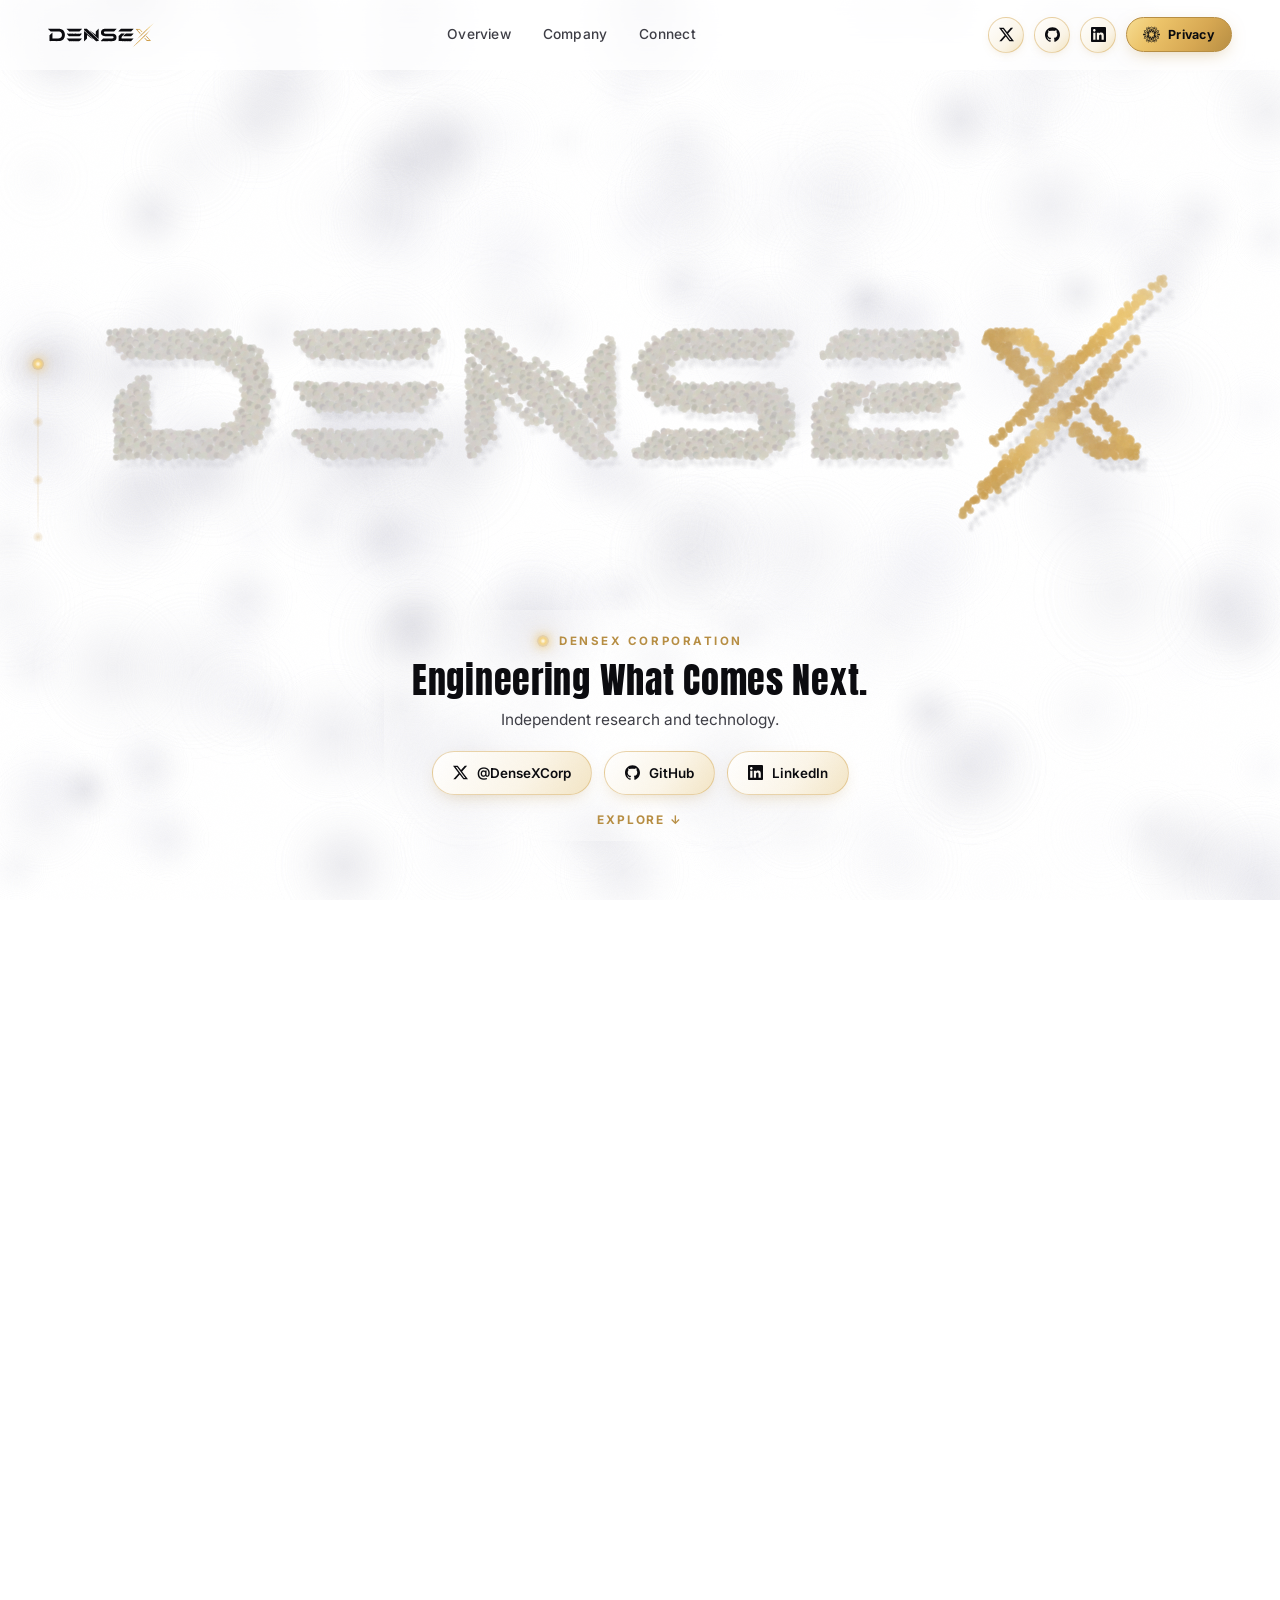
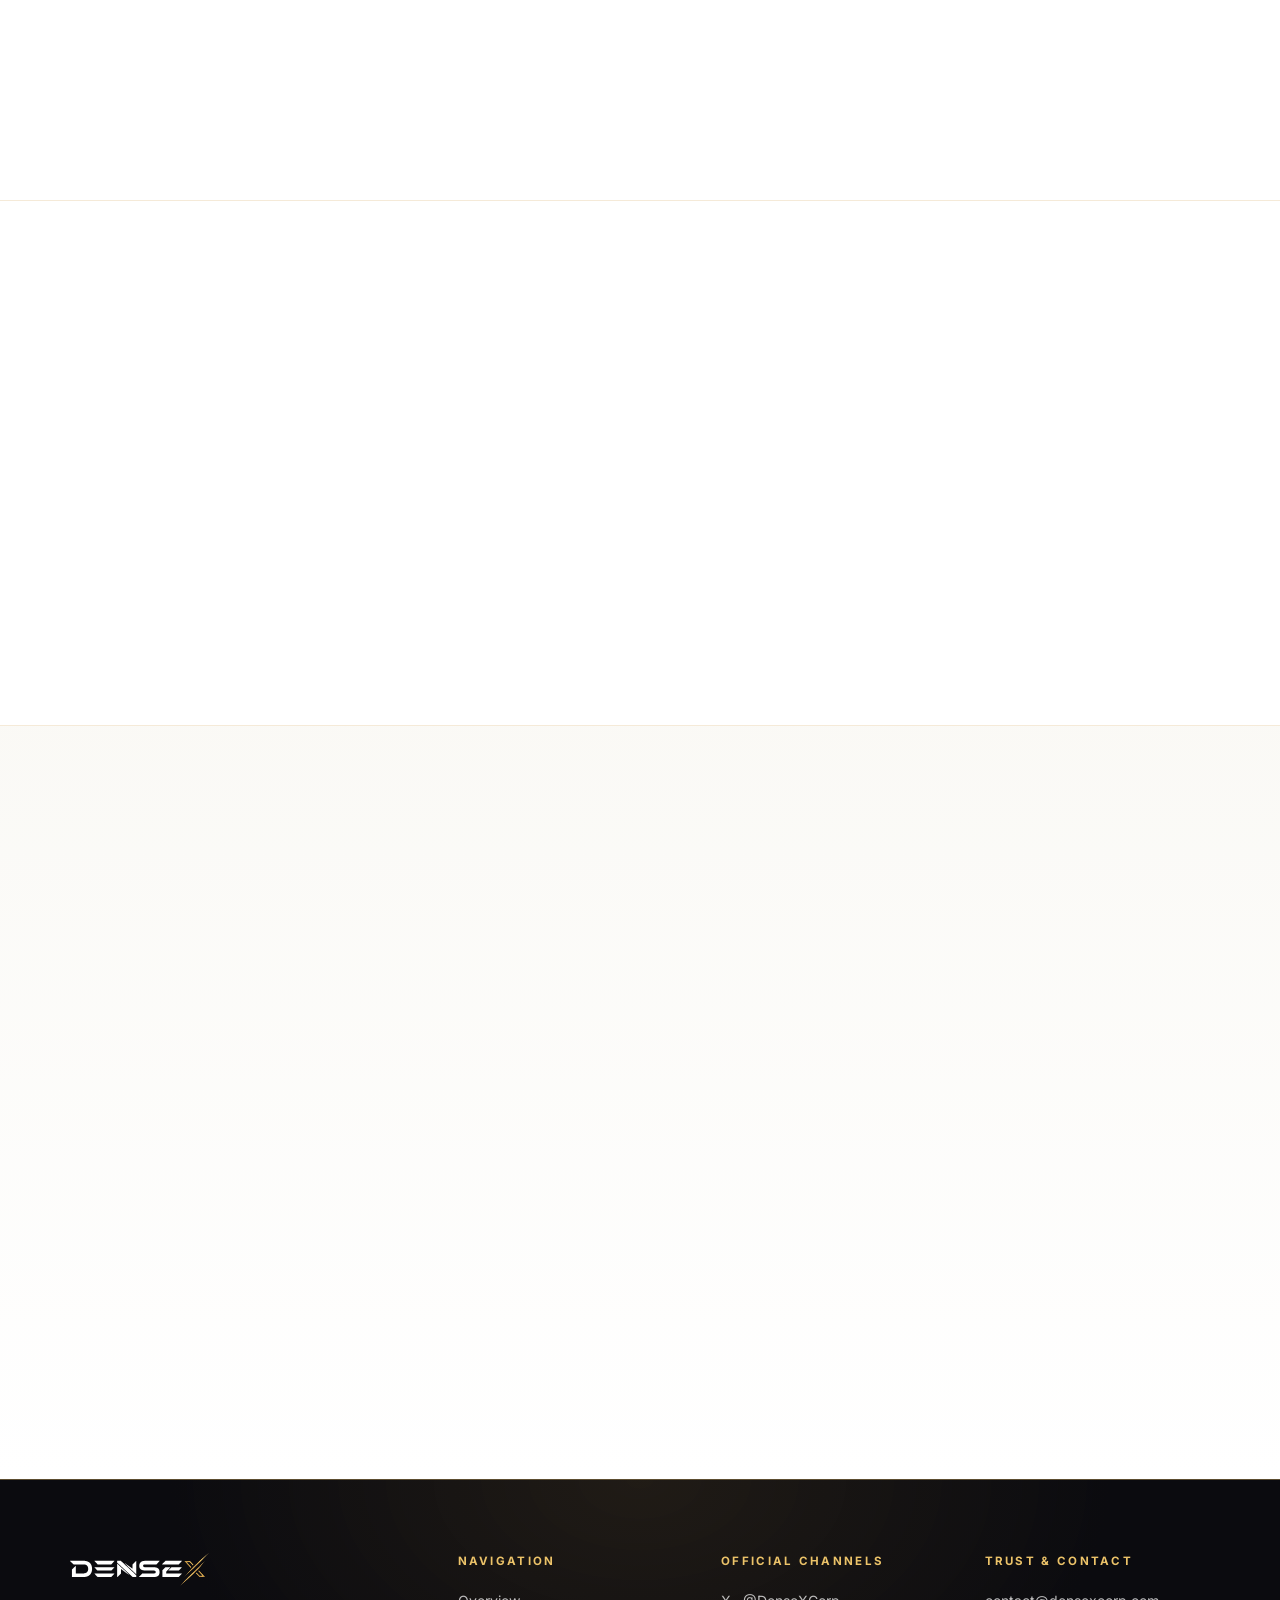
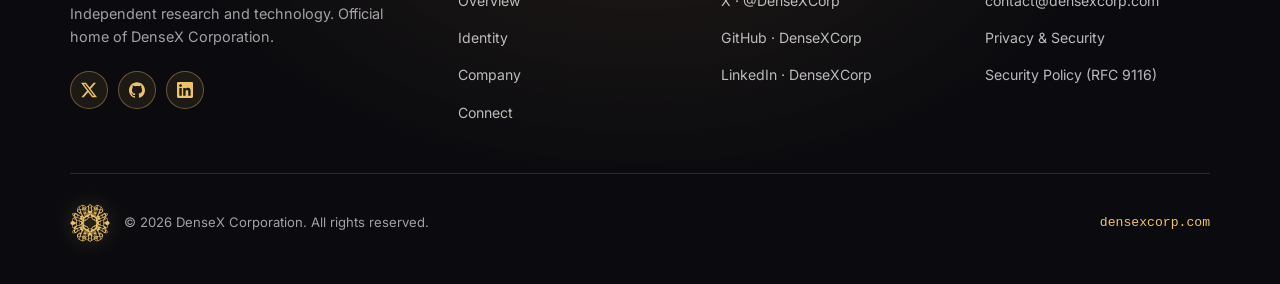
<file: index.html>
<!DOCTYPE html><html lang="en"><head><meta charset="utf-8"><meta name="viewport" content="width=device-width, initial-scale=1, viewport-fit=cover"><meta http-equiv="Content-Security-Policy" content="default-src 'none'; script-src 'self'; style-src 'self'; img-src 'self' data:; font-src 'self'; connect-src 'none'; object-src 'none'; base-uri 'self'; form-action 'none'; manifest-src 'self'; worker-src 'none'; media-src 'none';"><meta name="referrer" content="strict-origin-when-cross-origin"><title>DenseX Corporation</title><meta name="description" content="Official website of DenseX Corporation (densexcorp.com). Independent research and technology, currently in active development."><meta name="author" content="DenseX Corporation"><meta name="theme-color" content="#0B0B0F"><link rel="canonical" href="https://densexcorp.com/"><meta property="og:type" content="website"><meta property="og:site_name" content="DenseX Corporation"><meta property="og:title" content="DenseX Corporation"><meta property="og:description" content="Independent research and technology. Official home of DenseX Corporation."><meta property="og:url" content="https://densexcorp.com/"><meta property="og:image" content="https://densexcorp.com/assets/og/densex-og.jpg"><meta property="og:image:width" content="1200"><meta property="og:image:height" content="630"><meta name="twitter:card" content="summary_large_image"><meta name="twitter:site" content="@DenseXCorp"><meta name="twitter:creator" content="@DenseXCorp"><meta name="twitter:title" content="DenseX Corporation"><meta name="twitter:description" content="Official home of DenseX Corporation (densexcorp.com)."><meta name="twitter:image" content="https://densexcorp.com/assets/og/densex-og.jpg"><link rel="icon" href="./favicon.svg" type="image/svg+xml"><link rel="icon" href="./assets/favicon/dark.svg" media="(prefers-color-scheme: dark)" sizes="any" type="image/svg+xml"><link rel="alternate icon" href="./assets/favicon/favicon.ico"><link rel="apple-touch-icon" href="./assets/favicon/apple-touch-icon.png"><link rel="manifest" href="./assets/favicon/site.webmanifest"><link rel="preload" href="./assets/fonts/inter-var.woff2" as="font" type="font/woff2" crossorigin><link rel="preload" href="./assets/fonts/anton-400.woff2" as="font" type="font/woff2" crossorigin><link rel="me" href="https://x.com/DenseXCorp"><link rel="me" href="https://github.com/DenseXCorp"><link rel="me" href="https://www.linkedin.com/company/DenseXCorp/"><link rel="stylesheet" href="./css/app.min.css?v=12.3.0"><script type="application/ld+json">
  {
    "@context": "https://schema.org",
    "@graph": [
      {
        "@type": "Organization",
        "@id": "https://densexcorp.com/#organization",
        "name": "DenseX Corporation",
        "alternateName": ["DenseX", "DenseXCorp"],
        "url": "https://densexcorp.com/",
        "email": "contact@densexcorp.com",
        "logo": "https://densexcorp.com/assets/favicon/light/icon-512.png",
        "sameAs": [
          "https://x.com/DenseXCorp",
          "https://github.com/DenseXCorp",
          "https://www.linkedin.com/company/DenseXCorp/"
        ]
      },
      {
        "@type": "WebSite",
        "@id": "https://densexcorp.com/#website",
        "url": "https://densexcorp.com/",
        "name": "DenseX Corporation",
        "publisher": { "@id": "https://densexcorp.com/#organization" }
      }
    ]
  }
  </script></head><body><a class="skip-link" href="#main">Skip to main content</a><div id="veil" class="veil" aria-hidden="true"><div class="veil-inner"><svg class="veil-x" viewBox="0 0 450 512" aria-hidden="true"><use href="#dx-x-symbol"></use></svg><div class="veil-meta">DenseX Corporation</div></div></div><canvas id="atmos" class="atmos" aria-hidden="true"></canvas><div id="spine" class="spine" aria-hidden="true"><div id="spineThread" class="spine-thread"></div><span class="spine-dot is-on"></span><span class="spine-dot"></span><span class="spine-dot"></span><span class="spine-dot"></span></div><header id="nav" class="nav"><a class="nav-brand" href="#chapter-one" aria-label="DenseX Corporation Home"><svg class="nav-logo" viewBox="0 0 2105 513" aria-hidden="true"><use href="#dx-logo-symbol"></use></svg></a><nav class="nav-links" aria-label="Primary Navigation"><a href="#chapter-one">Overview</a><a href="#company">Company</a><a href="#connect">Connect</a></nav><div class="nav-actions"><a class="nav-social" href="https://x.com/DenseXCorp" target="_blank" rel="noopener noreferrer external" aria-label="DenseX Corporation on X"><svg viewBox="0 0 24 24" aria-hidden="true"><use href="#ic-x"></use></svg></a><a class="nav-social" href="https://github.com/DenseXCorp" target="_blank" rel="noopener noreferrer external" aria-label="DenseX Corporation on GitHub"><svg viewBox="0 0 24 24" aria-hidden="true"><use href="#ic-github"></use></svg></a><a class="nav-social" href="https://www.linkedin.com/company/DenseXCorp/" target="_blank" rel="noopener noreferrer external" aria-label="DenseX Corporation on LinkedIn"><svg viewBox="0 0 24 24" aria-hidden="true"><use href="#ic-linkedin"></use></svg></a><button type="button" class="nav-policy-btn" data-open-policy><svg class="nav-emblem-mini" viewBox="0 0 1254 1203" aria-hidden="true"><use href="#dx-emblem-symbol"></use></svg><span>Privacy</span></button><button type="button" id="navBurger" class="nav-burger" aria-label="Open navigation menu" aria-expanded="false" aria-controls="mobileDrawer"><span></span><span></span><span></span></button></div></header><div id="drawerBackdrop" class="drawer-backdrop" hidden></div><nav id="mobileDrawer" class="drawer" aria-label="Mobile Navigation" aria-hidden="true"><div class="drawer-head"><svg class="nav-logo" viewBox="0 0 2105 513" aria-hidden="true"><use href="#dx-logo-symbol"></use></svg><button type="button" id="drawerClose" class="drawer-close" aria-label="Close menu">&times;</button></div><div class="drawer-links"><a href="#chapter-one">Overview</a><a href="#chapter-two">Identity</a><a href="#company">Company</a><a href="#connect">Connect</a></div><div class="drawer-foot"><button type="button" class="btn btn-gold" data-open-policy>Privacy &amp; Security</button><div class="drawer-socials"><a class="nav-social" href="https://x.com/DenseXCorp" target="_blank" rel="noopener noreferrer external" aria-label="X"><svg viewBox="0 0 24 24" aria-hidden="true"><use href="#ic-x"></use></svg></a><a class="nav-social" href="https://github.com/DenseXCorp" target="_blank" rel="noopener noreferrer external" aria-label="GitHub"><svg viewBox="0 0 24 24" aria-hidden="true"><use href="#ic-github"></use></svg></a><a class="nav-social" href="https://www.linkedin.com/company/DenseXCorp/" target="_blank" rel="noopener noreferrer external" aria-label="LinkedIn"><svg viewBox="0 0 24 24" aria-hidden="true"><use href="#ic-linkedin"></use></svg></a></div></div></nav><svg aria-hidden="true" class="svg-defs" height="0" width="0"><defs><symbol id="dx-logo-symbol" viewbox="0 0 2105 513"><defs><clippath id="dxNavClip"><path d="M2103.30 4.00L2104.00 3.30L2104.70 4.00L2103.70 5.00L2103.70 6.00L2094.70 15.00L2094.70 16.00L2085.70 25.00L2085.70 26.00L2076.70 35.00L2076.70 36.00L2059.70 53.00L2059.70 54.00L2043.70 70.00L2043.70 71.00L2024.70 90.00L2024.70 91.00L2010.70 105.00L2010.70 106.00L2008.00 108.70L2006.70 109.00L2006.70 110.00L1987.70 129.00L1987.70 130.00L1986.00 131.70L1985.00 131.70L1952.00 164.70L1951.00 164.70L1946.70 169.00L1946.70 170.00L1944.00 172.70L1943.00 172.70L1889.70 226.00L1881.70 234.00L1881.70 235.00L1873.00 243.70L1872.00 243.70L1857.00 258.70L1856.00 258.70L1849.00 265.70L1848.00 265.70L1839.00 274.70L1838.00 274.70L1830.00 282.70L1829.00 282.70L1824.00 287.70L1823.00 287.70L1813.00 297.70L1812.00 297.70L1801.00 308.70L1800.00 308.70L1791.00 317.70L1790.00 317.70L1780.00 327.70L1779.00 327.70L1765.00 341.70L1764.00 341.70L1750.00 355.70L1749.00 355.70L1736.00 368.70L1735.00 368.70L1715.00 388.70L1714.00 388.70L1712.00 390.70L1711.30 390.00L1712.30 389.00L1712.30 388.00L1714.00 386.30L1715.30 386.00L1715.30 385.00L1722.30 378.00L1722.30 377.00L1732.30 367.00L1732.30 366.00L1738.30 360.00L1738.30 359.00L1745.30 352.00L1745.30 351.00L1753.30 343.00L1753.30 342.00L1759.30 336.00L1759.30 335.00L1767.30 327.00L1767.30 326.00L1772.30 321.00L1772.30 320.00L1779.30 313.00L1779.30 312.00L1784.30 307.00L1784.30 306.00L1789.30 301.00L1789.30 300.00L1794.30 295.00L1794.30 294.00L1801.30 287.00L1801.30 286.00L1808.30 279.00L1808.30 278.00L1812.30 274.00L1812.30 273.00L1820.30 265.00L1820.30 264.00L1829.30 255.00L1829.30 254.00L1851.30 232.00L1851.30 231.00L1870.00 212.30L1871.00 211.30L1872.00 211.30L1904.00 179.30L1905.00 179.30L1935.00 149.30L1936.00 149.30L1938.30 147.00L1938.30 146.00L1942.00 142.30L1943.00 142.30L1953.00 132.30L1954.00 132.30L1969.00 117.30L1970.00 117.30L1979.00 108.30L1980.00 108.30L1987.00 101.30L1988.00 101.30L1995.00 94.30L1996.00 94.30L2002.00 88.30L2003.00 88.30L2008.00 83.30L2009.00 83.30L2014.00 78.30L2015.00 78.30L2021.00 72.30L2022.00 72.30L2028.00 66.30L2029.00 66.30L2036.00 59.30L2037.00 59.30L2042.00 54.30L2043.00 54.30L2049.00 48.30L2050.00 48.30L2055.00 43.30L2056.00 43.30L2060.00 39.30L2061.00 39.30L2067.00 33.30L2068.00 33.30L2073.00 28.30L2074.00 28.30L2079.00 23.30L2080.00 23.30L2083.00 20.30L2084.00 20.30L2089.00 15.30L2090.00 15.30L2095.00 10.30L2096.00 10.30L2100.00 6.30L2101.00 6.30L2103.00 4.30ZM2045.30 129.00L2046.00 128.30L2046.70 129.00L2042.70 133.00L2042.70 134.00L2036.70 140.00L2036.70 141.00L2030.70 147.00L2030.70 148.00L2026.70 152.00L2026.70 153.00L2021.70 158.00L2021.70 159.00L2016.70 164.00L2016.70 165.00L2010.70 171.00L2010.70 172.00L2005.70 177.00L2005.70 178.00L2002.70 181.00L2002.70 182.00L1997.70 187.00L1997.70 188.00L1993.70 192.00L1993.70 193.00L1988.70 198.00L1988.70 199.00L1983.70 204.00L1983.70 205.00L1980.70 208.00L1980.70 209.00L1976.70 213.00L1976.70 214.00L1972.70 218.00L1972.70 219.00L1968.70 223.00L1968.70 224.00L1964.70 228.00L1964.70 229.00L1959.70 234.00L1959.70 235.00L1953.70 241.00L1953.70 242.00L1944.70 251.00L1944.70 252.00L1938.00 258.70L1905.00 291.70L1904.00 291.70L1901.70 294.00L1901.70 295.00L1901.00 295.70L1900.00 295.70L1894.70 301.00L1894.70 302.00L1894.00 302.70L1893.00 302.70L1869.00 326.70L1868.00 326.70L1866.70 328.00L1866.70 329.00L1865.00 330.70L1864.00 330.70L1843.00 351.70L1842.00 351.70L1841.70 353.00L1840.00 354.70L1839.00 354.70L1827.00 366.70L1826.00 366.70L1819.70 373.00L1819.70 374.00L1819.00 374.70L1818.00 374.70L1808.00 384.70L1807.00 384.70L1794.00 397.70L1793.00 397.70L1786.00 404.70L1785.00 404.70L1776.00 413.70L1775.00 413.70L1766.00 422.70L1765.00 422.70L1758.00 429.70L1757.00 429.70L1750.00 436.70L1749.00 436.70L1741.00 444.70L1740.00 444.70L1736.00 448.70L1735.00 448.70L1729.00 454.70L1728.00 454.70L1723.00 459.70L1722.00 459.70L1717.00 464.70L1716.00 464.70L1711.00 469.70L1710.00 469.70L1704.00 475.70L1703.00 475.70L1699.00 479.70L1698.00 479.70L1693.00 484.70L1692.00 484.70L1688.00 488.70L1687.00 488.70L1683.00 492.70L1682.00 492.70L1678.00 496.70L1677.00 496.70L1673.00 500.70L1672.00 500.70L1667.00 505.70L1666.00 505.70L1661.00 510.70L1660.00 510.70L1659.00 511.70L1658.30 511.00L1659.30 510.00L1659.30 509.00L1666.30 502.00L1666.30 501.00L1675.30 492.00L1675.30 491.00L1682.30 484.00L1682.30 483.00L1691.30 474.00L1691.30 473.00L1699.30 465.00L1699.30 464.00L1711.30 452.00L1711.30 451.00L1720.30 442.00L1720.30 441.00L1730.30 431.00L1730.30 430.00L1731.00 429.30L1732.30 429.00L1732.30 428.00L1765.30 395.00L1765.30 394.00L1766.00 393.30L1767.00 393.30L1770.30 390.00L1770.30 389.00L1771.00 388.30L1772.00 388.30L1772.30 387.00L1774.00 385.30L1775.00 385.30L1777.30 383.00L1777.30 382.00L1779.30 380.00L1792.00 367.30L1793.30 367.00L1793.30 366.00L1795.00 364.30L1796.00 364.30L1843.00 317.30L1844.00 317.30L1883.00 278.30L1884.00 278.30L1885.30 277.00L1885.30 276.00L1886.00 275.30L1887.00 275.30L1909.00 253.30L1910.00 253.30L1925.00 238.30L1926.00 238.30L1935.00 229.30L1936.00 229.30L1948.00 217.30L1949.00 217.30L1962.00 204.30L1963.00 204.30L1975.00 192.30L1976.00 192.30L1986.00 182.30L1987.00 182.30L1999.00 170.30L2000.00 170.30L2013.00 157.30L2014.00 157.30L2022.00 149.30L2023.00 149.30L2031.00 141.30L2032.00 141.30L2044.00 129.30L2045.00 129.30ZM1723.30 136.00L1724.00 135.30L1814.00 135.30L1820.70 142.00L1820.70 143.00L1836.70 159.00L1836.70 160.00L1856.70 180.00L1856.70 181.00L1864.70 189.00L1864.70 190.00L1866.70 192.00L1866.70 193.00L1862.70 197.00L1862.70 198.00L1859.00 201.70L1858.00 201.70L1857.70 203.00L1854.00 206.70L1853.00 206.70L1837.30 191.00L1837.30 190.00L1826.30 179.00L1826.30 178.00L1811.30 163.00L1811.30 162.00L1806.00 156.70L1805.00 156.70L1804.00 155.70L1774.00 155.70L1773.00 154.70L1772.00 155.70L1770.00 155.70L1769.70 156.00L1774.70 161.00L1774.70 162.00L1794.70 182.00L1794.70 183.00L1801.70 190.00L1801.70 191.00L1811.70 201.00L1811.70 202.00L1820.70 211.00L1820.70 212.00L1826.70 218.00L1826.70 219.00L1832.70 225.00L1832.70 226.00L1833.70 227.00L1827.70 233.00L1827.70 234.00L1821.00 240.70L1818.00 240.70L1808.30 231.00L1808.30 230.00L1798.30 220.00L1798.30 219.00L1789.30 210.00L1789.30 209.00L1777.30 197.00L1777.30 196.00L1769.30 188.00L1769.30 187.00L1761.30 179.00L1761.30 178.00L1748.30 165.00L1748.30 164.00L1740.30 156.00L1740.30 155.00L1728.30 143.00L1728.30 142.00L1723.30 137.00ZM1944.30 274.00L1945.00 273.30L1946.00 273.30L1967.70 295.00L1967.70 296.00L1979.70 308.00L1979.70 309.00L1986.70 316.00L1986.70 317.00L1997.70 328.00L1997.70 329.00L2005.70 337.00L2005.70 338.00L2012.70 345.00L2012.70 346.00L2014.00 347.30L2015.00 347.30L2015.70 348.00L2015.70 349.00L2023.70 357.00L2023.70 358.00L2031.70 366.00L2031.70 367.00L2039.70 375.00L2039.70 376.00L2039.00 376.70L2016.00 376.70L2015.00 377.70L2014.00 377.70L2013.00 376.70L2007.00 376.70L2006.00 377.70L2004.00 377.70L2003.00 376.70L2002.00 377.70L1983.00 377.70L1982.00 376.70L1967.00 376.70L1966.00 377.70L1964.00 377.70L1963.00 376.70L1956.00 376.70L1955.00 377.70L1952.00 377.70L1951.00 376.70L1949.00 376.70L1932.30 360.00L1932.30 359.00L1931.00 357.70L1930.00 357.70L1928.30 356.00L1928.30 355.00L1927.00 353.70L1926.00 353.70L1923.30 351.00L1923.30 350.00L1902.30 329.00L1902.30 328.00L1897.30 323.00L1897.30 322.00L1896.30 321.00L1897.30 320.00L1897.30 319.00L1910.00 306.30L1912.00 306.30L1913.70 308.00L1913.70 309.00L1926.70 322.00L1926.70 323.00L1938.70 335.00L1938.70 336.00L1948.70 346.00L1948.70 347.00L1958.00 356.30L1994.00 356.30L1994.30 356.00L1984.30 346.00L1984.30 345.00L1971.30 332.00L1971.30 331.00L1965.30 325.00L1965.30 324.00L1954.30 313.00L1954.30 312.00L1940.30 298.00L1940.30 297.00L1933.30 290.00L1933.30 289.00L1932.30 288.00L1932.30 286.00L1944.00 274.30Z" fill-rule="evenodd"></path></clippath></defs><path d="M1.20 134.00L2.00 133.20L225.00 133.20L226.00 134.20L230.00 134.20L231.00 135.20L237.00 135.20L238.00 136.20L242.00 136.20L243.00 137.20L246.00 137.20L247.00 138.20L250.00 138.20L251.00 139.20L253.00 139.20L254.00 140.20L256.00 140.20L257.00 141.20L259.00 141.20L260.00 142.20L262.00 142.20L263.00 143.20L264.00 143.20L265.00 144.20L267.00 144.20L268.00 145.20L269.00 145.20L270.00 146.20L271.00 146.20L272.00 147.20L274.00 147.20L275.00 148.20L276.00 148.20L277.00 149.20L278.00 149.20L279.00 150.20L280.00 150.20L282.00 152.20L283.00 152.20L285.00 154.20L286.00 154.20L289.00 157.20L290.00 157.20L293.00 160.20L294.00 160.20L307.80 174.00L307.80 175.00L310.80 178.00L310.80 179.00L312.80 181.00L312.80 182.00L314.80 184.00L314.80 185.00L316.80 187.00L316.80 188.00L317.80 189.00L317.80 190.00L319.80 192.00L319.80 193.00L320.80 194.00L320.80 196.00L321.80 197.00L321.80 198.00L322.80 199.00L322.80 200.00L323.80 201.00L323.80 203.00L324.80 204.00L324.80 206.00L325.80 207.00L325.80 209.00L326.80 210.00L326.80 213.00L327.80 214.00L327.80 217.00L328.80 218.00L328.80 221.00L329.80 222.00L329.80 226.00L330.80 227.00L330.80 233.00L331.80 234.00L331.80 244.00L332.80 245.00L332.80 266.00L331.80 267.00L331.80 275.00L330.80 276.00L330.80 282.00L329.80 283.00L329.80 287.00L328.80 288.00L328.80 292.00L327.80 293.00L327.80 296.00L326.80 297.00L326.80 299.00L325.80 300.00L325.80 302.00L324.80 303.00L324.80 305.00L323.80 306.00L323.80 307.00L322.80 308.00L322.80 310.00L321.80 311.00L321.80 312.00L320.80 313.00L320.80 314.00L319.80 315.00L319.80 316.00L318.80 317.00L318.80 318.00L317.80 319.00L317.80 320.00L316.80 321.00L316.80 322.00L315.80 323.00L315.80 324.00L313.80 326.00L313.80 327.00L311.80 329.00L311.80 330.00L309.80 332.00L309.80 333.00L305.80 337.00L305.80 338.00L296.00 347.80L295.00 347.80L291.00 351.80L290.00 351.80L288.00 353.80L287.00 353.80L284.00 356.80L283.00 356.80L282.00 357.80L281.00 357.80L279.00 359.80L278.00 359.80L277.00 360.80L276.00 360.80L275.00 361.80L273.00 361.80L271.00 363.80L270.00 363.80L269.00 364.80L268.00 364.80L267.00 365.80L265.00 365.80L264.00 366.80L263.00 366.80L262.00 367.80L260.00 367.80L259.00 368.80L257.00 368.80L256.00 369.80L254.00 369.80L253.00 370.80L251.00 370.80L250.00 371.80L247.00 371.80L246.00 372.80L243.00 372.80L242.00 373.80L238.00 373.80L237.00 374.80L233.00 374.80L232.00 375.80L227.00 375.80L226.00 376.80L182.00 376.80L181.00 377.80L170.00 377.80L169.00 376.80L161.00 376.80L160.00 377.80L155.00 377.80L154.00 376.80L53.00 376.80L52.00 377.80L43.00 377.80L42.00 376.80L30.00 376.80L29.20 376.00L29.20 263.00L45.00 247.20L46.00 247.20L55.00 238.20L56.00 238.20L72.00 222.20L73.00 222.20L84.00 211.20L87.00 211.20L87.80 212.00L88.00 323.20L211.00 323.20L212.00 322.20L218.00 322.20L219.00 321.20L223.00 321.20L224.00 320.20L227.00 320.20L228.00 319.20L230.00 319.20L231.00 318.20L233.00 318.20L234.00 317.20L235.00 317.20L236.00 316.20L237.00 316.20L238.00 315.20L239.00 315.20L240.00 314.20L242.00 314.20L244.00 312.20L245.00 312.20L246.00 311.20L247.00 311.20L250.00 308.20L251.00 308.20L254.00 305.20L255.00 305.20L257.20 303.00L257.20 302.00L262.20 297.00L262.20 296.00L264.20 294.00L264.20 293.00L265.20 292.00L265.20 291.00L267.20 289.00L267.20 288.00L268.20 287.00L268.20 286.00L269.20 285.00L269.20 284.00L270.20 283.00L270.20 281.00L271.20 280.00L271.20 278.00L272.20 277.00L272.20 274.00L273.20 273.00L273.20 268.00L274.20 267.00L274.20 245.00L273.20 244.00L273.20 238.00L272.20 237.00L272.20 234.00L271.20 233.00L271.20 231.00L270.20 230.00L270.20 228.00L269.20 227.00L269.20 225.00L268.20 224.00L268.20 223.00L267.20 222.00L267.20 220.00L266.20 219.00L266.20 218.00L264.20 216.00L264.20 215.00L263.20 214.00L263.20 213.00L261.20 211.00L261.20 210.00L253.00 201.80L252.00 201.80L249.00 198.80L248.00 198.80L246.00 196.80L245.00 196.80L244.00 195.80L243.00 195.80L242.00 194.80L241.00 194.80L240.00 193.80L239.00 193.80L238.00 192.80L237.00 192.80L236.00 191.80L234.00 191.80L233.00 190.80L231.00 190.80L230.00 189.80L227.00 189.80L226.00 188.80L222.00 188.80L221.00 187.80L217.00 187.80L216.00 186.80L54.00 186.80L53.00 185.80L52.00 185.80L48.00 181.80L47.00 181.80L23.00 157.80L22.00 157.80L16.20 152.00L16.20 151.00L14.20 149.00L12.00 146.80L11.00 146.80L6.20 142.00L4.20 140.00L4.00 138.80L3.00 138.80L1.20 137.00L1.20 135.00ZM369.20 134.00L370.00 133.20L669.00 133.20L669.80 134.00L669.80 137.00L655.80 151.00L655.80 152.00L639.80 168.00L639.80 169.00L622.00 186.80L417.00 186.80L405.20 175.00L405.20 174.00L379.20 148.00L379.20 147.00L369.20 137.00L369.20 135.00ZM711.20 134.00L712.00 133.20L766.00 133.20L768.00 135.20L769.00 135.20L781.00 147.20L782.00 147.20L795.00 160.20L796.00 160.20L807.00 171.20L808.00 171.20L822.00 185.20L823.00 185.20L836.00 198.20L837.00 198.20L851.00 212.20L852.00 212.20L863.00 223.20L864.00 223.20L865.80 225.00L866.00 226.20L867.00 226.20L880.00 239.20L881.00 239.20L891.00 249.20L892.00 249.20L907.00 264.20L908.00 264.20L924.00 280.20L925.00 280.20L925.80 281.00L926.00 282.20L927.00 282.20L939.00 294.20L940.00 294.20L953.00 307.20L954.00 307.20L985.00 338.20L986.00 338.20L999.80 352.00L999.80 376.00L999.00 376.80L974.00 376.80L973.00 377.80L946.00 377.80L945.00 376.80L944.00 376.80L934.00 366.80L933.00 366.80L932.20 366.00L932.00 364.80L931.00 364.80L917.00 350.80L916.00 350.80L900.00 334.80L899.00 334.80L885.00 320.80L884.00 320.80L873.00 309.80L872.00 309.80L860.00 297.80L859.00 297.80L849.00 287.80L848.00 287.80L837.00 276.80L836.00 276.80L834.20 275.00L834.00 273.80L833.00 273.80L824.00 264.80L823.00 264.80L807.00 248.80L806.00 248.80L792.00 234.80L791.00 234.80L777.00 220.80L776.00 220.80L766.00 210.80L765.00 210.80L752.00 197.80L751.00 197.80L738.00 184.80L737.00 184.80L726.00 173.80L725.00 173.80L713.00 161.80L712.00 161.80L711.20 161.00L711.20 135.00ZM1122.20 134.00L1123.00 133.20L1351.00 133.20L1351.80 134.00L1351.80 137.00L1337.80 151.00L1337.80 152.00L1324.80 165.00L1324.80 166.00L1304.00 186.80L1126.00 186.80L1125.00 187.80L1120.00 187.80L1119.00 188.80L1116.00 188.80L1115.00 189.80L1114.00 189.80L1113.00 190.80L1112.00 190.80L1110.00 192.80L1109.00 192.80L1107.80 194.00L1107.80 195.00L1105.80 197.00L1105.80 198.00L1104.80 199.00L1104.80 200.00L1103.80 201.00L1103.80 205.00L1102.80 206.00L1102.80 209.00L1103.80 210.00L1103.80 214.00L1104.80 215.00L1104.80 216.00L1105.80 217.00L1105.80 218.00L1107.80 220.00L1107.80 221.00L1111.00 224.20L1112.00 224.20L1114.00 226.20L1115.00 226.20L1116.00 227.20L1118.00 227.20L1119.00 228.20L1122.00 228.20L1123.00 229.20L1128.00 229.20L1129.00 230.20L1279.00 230.20L1280.00 231.20L1287.00 231.20L1288.00 232.20L1293.00 232.20L1294.00 233.20L1297.00 233.20L1298.00 234.20L1301.00 234.20L1302.00 235.20L1305.00 235.20L1306.00 236.20L1308.00 236.20L1309.00 237.20L1310.00 237.20L1311.00 238.20L1313.00 238.20L1314.00 239.20L1315.00 239.20L1316.00 240.20L1317.00 240.20L1318.00 241.20L1319.00 241.20L1320.00 242.20L1321.00 242.20L1323.00 244.20L1324.00 244.20L1326.00 246.20L1327.00 246.20L1330.00 249.20L1331.00 249.20L1337.80 256.00L1337.80 257.00L1340.80 260.00L1340.80 261.00L1341.80 262.00L1341.80 263.00L1343.80 265.00L1343.80 266.00L1344.80 267.00L1344.80 268.00L1345.80 269.00L1345.80 271.00L1346.80 272.00L1346.80 274.00L1347.80 275.00L1347.80 278.00L1348.80 279.00L1348.80 282.00L1349.80 283.00L1349.80 288.00L1350.80 289.00L1350.80 300.00L1351.80 301.00L1351.80 308.00L1350.80 309.00L1350.80 318.00L1349.80 319.00L1349.80 324.00L1348.80 325.00L1348.80 328.00L1347.80 329.00L1347.80 331.00L1346.80 332.00L1346.80 334.00L1345.80 335.00L1345.80 337.00L1344.80 338.00L1344.80 339.00L1343.80 340.00L1343.80 341.00L1342.80 342.00L1342.80 343.00L1341.80 344.00L1341.80 345.00L1340.80 346.00L1340.80 347.00L1338.80 349.00L1338.80 350.00L1328.00 360.80L1327.00 360.80L1324.00 363.80L1323.00 363.80L1322.00 364.80L1321.00 364.80L1320.00 365.80L1319.00 365.80L1318.00 366.80L1317.00 366.80L1316.00 367.80L1315.00 367.80L1314.00 368.80L1313.00 368.80L1312.00 369.80L1310.00 369.80L1309.00 370.80L1308.00 370.80L1307.00 371.80L1304.00 371.80L1303.00 372.80L1301.00 372.80L1300.00 373.80L1297.00 373.80L1296.00 374.80L1292.00 374.80L1291.00 375.80L1287.00 375.80L1286.00 376.80L1272.00 376.80L1271.00 377.80L1224.00 377.80L1223.00 376.80L1219.00 376.80L1218.00 377.80L1209.00 377.80L1208.00 376.80L1206.00 376.80L1205.00 377.80L1203.00 377.80L1202.00 376.80L1193.00 376.80L1192.00 377.80L1108.00 377.80L1107.00 376.80L1106.00 377.80L1098.00 377.80L1097.00 376.80L1090.00 376.80L1089.00 377.80L1049.00 377.80L1048.00 376.80L1042.00 376.80L1041.20 376.00L1041.20 374.00L1045.20 370.00L1045.20 369.00L1087.20 327.00L1087.20 326.00L1090.00 323.20L1274.00 323.20L1275.00 322.20L1279.00 322.20L1280.00 321.20L1282.00 321.20L1283.00 320.20L1284.00 320.20L1285.00 319.20L1286.00 319.20L1291.20 314.00L1291.20 312.00L1292.20 311.00L1292.20 309.00L1293.20 308.00L1293.20 296.00L1292.20 295.00L1292.20 293.00L1290.20 291.00L1290.20 290.00L1285.00 284.80L1284.00 284.80L1283.00 283.80L1282.00 283.80L1281.00 282.80L1278.00 282.80L1277.00 281.80L1272.00 281.80L1271.00 280.80L1137.00 280.80L1136.00 279.80L1126.00 279.80L1125.00 278.80L1118.00 278.80L1117.00 277.80L1112.00 277.80L1111.00 276.80L1106.00 276.80L1105.00 275.80L1102.00 275.80L1101.00 274.80L1098.00 274.80L1097.00 273.80L1094.00 273.80L1093.00 272.80L1090.00 272.80L1089.00 271.80L1087.00 271.80L1086.00 270.80L1084.00 270.80L1083.00 269.80L1082.00 269.80L1081.00 268.80L1080.00 268.80L1079.00 267.80L1078.00 267.80L1077.00 266.80L1076.00 266.80L1075.00 265.80L1074.00 265.80L1072.00 263.80L1071.00 263.80L1068.00 260.80L1067.00 260.80L1064.00 257.80L1063.00 257.80L1062.20 257.00L1062.20 256.00L1056.20 250.00L1056.20 249.00L1055.20 248.00L1055.20 247.00L1053.20 245.00L1053.20 244.00L1052.20 243.00L1052.20 242.00L1051.20 241.00L1051.20 240.00L1050.20 239.00L1050.20 237.00L1049.20 236.00L1049.20 234.00L1048.20 233.00L1048.20 230.00L1047.20 229.00L1047.20 225.00L1046.20 224.00L1046.20 217.00L1045.20 216.00L1045.20 203.00L1046.20 202.00L1046.20 193.00L1047.20 192.00L1047.20 189.00L1048.20 188.00L1048.20 185.00L1049.20 184.00L1049.20 182.00L1050.20 181.00L1050.20 179.00L1051.20 178.00L1051.20 176.00L1052.20 175.00L1052.20 174.00L1053.20 173.00L1053.20 172.00L1054.20 171.00L1054.20 170.00L1055.20 169.00L1055.20 168.00L1057.20 166.00L1057.20 165.00L1060.20 162.00L1060.20 161.00L1071.00 150.20L1072.00 150.20L1074.00 148.20L1075.00 148.20L1077.00 146.20L1078.00 146.20L1080.00 144.20L1081.00 144.20L1082.00 143.20L1083.00 143.20L1084.00 142.20L1086.00 142.20L1087.00 141.20L1088.00 141.20L1089.00 140.20L1091.00 140.20L1092.00 139.20L1094.00 139.20L1095.00 138.20L1098.00 138.20L1099.00 137.20L1102.00 137.20L1103.00 136.20L1107.00 136.20L1108.00 135.20L1113.00 135.20L1114.00 134.20L1122.00 134.20ZM1439.20 134.00L1440.00 133.20L1687.00 133.20L1687.80 134.00L1687.80 136.00L1682.80 141.00L1682.80 142.00L1667.80 157.00L1667.80 158.00L1653.80 172.00L1653.80 173.00L1640.00 186.80L1391.00 186.80L1390.20 186.00L1390.20 184.00L1399.20 175.00L1399.20 174.00L1439.00 134.20ZM996.20 135.00L997.00 134.20L999.00 134.20L999.80 135.00L999.80 334.00L999.00 334.80L997.00 334.80L988.00 325.80L987.00 325.80L976.00 314.80L975.00 314.80L972.20 312.00L972.00 310.80L971.00 310.80L955.00 294.80L954.00 294.80L940.00 280.80L939.00 280.80L938.20 280.00L938.20 279.00L929.00 269.80L928.00 269.80L912.00 253.80L911.00 253.80L900.00 242.80L899.00 242.80L885.00 228.80L884.00 228.80L853.00 197.80L852.00 197.80L825.20 171.00L825.20 169.00L826.00 168.20L828.00 168.20L829.00 169.20L830.00 169.20L833.00 172.20L834.00 172.20L837.00 175.20L838.00 175.20L841.00 178.20L842.00 178.20L845.00 181.20L846.00 181.20L849.00 184.20L850.00 184.20L853.00 187.20L854.00 187.20L857.00 190.20L858.00 190.20L860.00 192.20L861.00 192.20L864.00 195.20L865.00 195.20L867.00 197.20L868.00 197.20L872.00 201.20L873.00 201.20L875.00 203.20L876.00 203.20L878.00 205.20L879.00 205.20L881.00 207.20L882.00 207.20L885.00 210.20L886.00 210.20L888.00 212.20L889.00 212.20L891.00 214.20L892.00 214.20L895.00 217.20L896.00 217.20L899.00 220.20L900.00 220.20L902.00 222.20L903.00 222.20L906.00 225.20L907.00 225.20L909.00 227.20L910.00 227.20L913.00 230.20L914.00 230.20L917.00 233.20L918.00 233.20L921.00 236.20L922.00 236.20L924.00 238.20L925.00 238.20L928.00 241.20L929.00 241.20L932.00 244.20L933.00 244.20L935.00 246.20L936.00 246.20L939.00 249.20L940.00 249.20L943.00 252.20L943.20 188.00L996.00 135.20ZM711.20 179.00L712.00 178.20L715.00 178.20L723.00 186.20L724.00 186.20L735.00 197.20L736.00 197.20L743.00 204.20L744.00 204.20L758.00 218.20L759.00 218.20L767.00 226.20L768.00 226.20L783.00 241.20L784.00 241.20L793.00 250.20L794.00 250.20L803.00 259.20L804.00 259.20L813.00 268.20L814.00 268.20L822.00 276.20L823.00 276.20L834.00 287.20L835.00 287.20L854.00 306.20L855.00 306.20L861.80 313.00L862.00 314.20L863.00 314.20L885.80 337.00L885.80 339.00L885.00 339.80L883.00 339.80L882.00 338.80L881.00 338.80L878.00 335.80L877.00 335.80L874.00 332.80L873.00 332.80L870.00 329.80L869.00 329.80L867.00 327.80L866.00 327.80L863.00 324.80L862.00 324.80L860.00 322.80L859.00 322.80L857.00 320.80L856.00 320.80L854.00 318.80L853.00 318.80L851.00 316.80L850.00 316.80L848.00 314.80L847.00 314.80L844.00 311.80L843.00 311.80L841.00 309.80L840.00 309.80L836.00 305.80L835.00 305.80L833.00 303.80L832.00 303.80L830.00 301.80L829.00 301.80L826.00 298.80L825.00 298.80L822.00 295.80L821.00 295.80L818.00 292.80L817.00 292.80L814.00 289.80L813.00 289.80L810.00 286.80L809.00 286.80L806.00 283.80L805.00 283.80L802.00 280.80L801.00 280.80L798.00 277.80L797.00 277.80L794.00 274.80L793.00 274.80L791.00 272.80L790.00 272.80L786.00 268.80L785.00 268.80L782.00 265.80L781.00 265.80L779.00 263.80L778.00 263.80L775.00 260.80L774.00 260.80L771.00 257.80L769.80 259.00L769.80 326.00L767.00 328.80L766.00 328.80L765.80 330.00L755.00 340.80L754.00 340.80L752.80 342.00L752.80 343.00L752.00 343.80L751.00 343.80L721.00 373.80L720.00 373.80L715.00 378.80L713.00 378.80L711.20 377.00L711.20 180.00ZM375.20 230.00L376.00 229.20L394.00 229.20L395.00 230.20L405.00 230.20L406.00 229.20L408.00 229.20L409.00 230.20L424.00 230.20L425.00 229.20L434.00 229.20L435.00 230.20L442.00 230.20L443.00 229.20L454.00 229.20L455.00 230.20L466.00 230.20L467.00 229.20L473.00 229.20L474.00 230.20L475.00 229.20L488.00 229.20L489.00 230.20L528.00 230.20L529.00 229.20L536.00 229.20L537.00 230.20L538.00 230.20L539.00 229.20L555.00 229.20L556.00 230.20L604.00 230.20L605.00 229.20L608.00 229.20L609.00 230.20L631.00 230.20L632.00 229.20L661.00 229.20L662.00 230.20L668.00 230.20L668.80 231.00L668.80 234.00L653.80 249.00L653.80 250.00L639.80 264.00L639.80 265.00L628.00 276.80L627.00 276.80L626.80 278.00L624.00 280.80L414.00 280.80L413.20 280.00L413.20 279.00L412.00 278.80L410.20 277.00L410.20 276.00L393.20 259.00L393.20 258.00L384.20 249.00L384.20 248.00L383.00 246.80L382.00 246.80L380.20 245.00L380.20 244.00L370.20 234.00L370.20 231.00L371.00 230.20L375.00 230.20ZM1439.20 230.00L1440.00 229.20L1512.00 229.20L1512.80 230.00L1512.80 233.00L1493.80 252.00L1493.80 253.00L1479.80 267.00L1479.80 268.00L1460.80 287.00L1460.80 288.00L1460.00 288.80L1459.00 288.80L1451.80 296.00L1451.80 321.00L1450.80 322.00L1452.00 323.20L1688.00 323.20L1688.80 324.00L1688.80 326.00L1683.80 331.00L1683.80 332.00L1668.80 347.00L1668.80 348.00L1668.00 348.80L1666.00 350.80L1664.80 351.00L1664.80 352.00L1651.80 365.00L1651.80 366.00L1640.00 377.80L1594.00 377.80L1593.00 376.80L1590.00 376.80L1589.00 377.80L1548.00 377.80L1547.00 376.80L1542.00 376.80L1541.00 377.80L1529.00 377.80L1528.00 376.80L1527.00 377.80L1497.00 377.80L1496.00 376.80L1489.00 376.80L1488.00 377.80L1481.00 377.80L1480.00 376.80L1479.00 376.80L1478.00 377.80L1458.00 377.80L1457.00 376.80L1425.00 376.80L1424.00 377.80L1419.00 377.80L1418.00 376.80L1398.00 376.80L1397.00 377.80L1395.00 377.80L1394.20 377.00L1394.20 281.00L1393.20 280.00L1393.20 277.00L1394.20 276.00L1394.20 275.00L1439.00 230.20ZM1531.20 230.00L1532.00 229.20L1685.00 229.20L1686.80 231.00L1686.80 233.00L1677.80 242.00L1677.80 243.00L1676.00 244.80L1674.80 245.00L1674.80 246.00L1653.80 267.00L1653.80 268.00L1641.00 280.80L1486.00 280.80L1485.20 280.00L1485.20 277.00L1494.20 268.00L1494.20 267.00L1531.00 230.20ZM369.20 324.00L370.00 323.20L669.00 323.20L669.80 324.00L669.80 326.00L668.80 327.00L668.80 328.00L664.80 332.00L664.80 333.00L655.80 342.00L655.80 343.00L640.80 358.00L640.80 359.00L623.00 376.80L616.00 376.80L615.00 377.80L532.00 377.80L531.00 376.80L530.00 377.80L521.00 377.80L520.00 376.80L519.00 377.80L488.00 377.80L487.00 376.80L483.00 376.80L482.00 377.80L473.00 377.80L472.00 376.80L471.00 377.80L439.00 377.80L438.00 376.80L435.00 376.80L434.00 377.80L417.00 377.80L408.20 369.00L408.20 368.00L407.00 367.80L401.20 362.00L401.20 361.00L382.20 342.00L382.20 341.00L371.20 330.00L371.20 329.00L369.20 327.00L369.20 325.00Z" fill="#0B0B0F" fill-rule="evenodd"></path><image clip-path="url(#dxNavClip)" height="512" preserveaspectratio="none" width="450" x="1656" xlink:href="[data-uri]" y="1"/></symbol><symbol id="dx-x-symbol" viewbox="0 0 445 507"><clippath id="dxVeilXClip"><path d="M447.3 3L448 2.3L448.7 3L447.7 4L447.7 5L438.7 14L438.7 15L429.7 24L429.7 25L420.7 34L420.7 35L403.7 52L403.7 53L387.7 69L387.7 70L368.7 89L368.7 90L354.7 104L354.7 105L352 107.7L350.7 108L350.7 109L331.7 128L331.7 129L330 130.7L329 130.7L296 163.7L295 163.7L290.7 168L290.7 169L288 171.7L287 171.7L233.7 225L225.7 233L225.7 234L217 242.7L216 242.7L201 257.7L200 257.7L193 264.7L192 264.7L183 273.7L182 273.7L174 281.7L173 281.7L168 286.7L167 286.7L157 296.7L156 296.7L145 307.7L144 307.7L135 316.7L134 316.7L124 326.7L123 326.7L109 340.7L108 340.7L94 354.7L93 354.7L80 367.7L79 367.7L59 387.7L58 387.7L56 389.7L55.3 389L56.3 388L56.3 387L58 385.3L59.3 385L59.3 384L66.3 377L66.3 376L76.3 366L76.3 365L82.3 359L82.3 358L89.3 351L89.3 350L97.3 342L97.3 341L103.3 335L103.3 334L111.3 326L111.3 325L116.3 320L116.3 319L123.3 312L123.3 311L128.3 306L128.3 305L133.3 300L133.3 299L138.3 294L138.3 293L145.3 286L145.3 285L152.3 278L152.3 277L156.3 273L156.3 272L164.3 264L164.3 263L173.3 254L173.3 253L195.3 231L195.3 230L214 211.3L215 210.3L216 210.3L248 178.3L249 178.3L279 148.3L280 148.3L282.3 146L282.3 145L286 141.3L287 141.3L297 131.3L298 131.3L313 116.3L314 116.3L323 107.3L324 107.3L331 100.3L332 100.3L339 93.3L340 93.3L346 87.3L347 87.3L352 82.3L353 82.3L358 77.3L359 77.3L365 71.3L366 71.3L372 65.3L373 65.3L380 58.3L381 58.3L386 53.3L387 53.3L393 47.3L394 47.3L399 42.3L400 42.3L404 38.3L405 38.3L411 32.3L412 32.3L417 27.3L418 27.3L423 22.3L424 22.3L427 19.3L428 19.3L433 14.3L434 14.3L439 9.3L440 9.3L444 5.3L445 5.3L447 3.3ZM389.3 128L390 127.3L390.7 128L386.7 132L386.7 133L380.7 139L380.7 140L374.7 146L374.7 147L370.7 151L370.7 152L365.7 157L365.7 158L360.7 163L360.7 164L354.7 170L354.7 171L349.7 176L349.7 177L346.7 180L346.7 181L341.7 186L341.7 187L337.7 191L337.7 192L332.7 197L332.7 198L327.7 203L327.7 204L324.7 207L324.7 208L320.7 212L320.7 213L316.7 217L316.7 218L312.7 222L312.7 223L308.7 227L308.7 228L303.7 233L303.7 234L297.7 240L297.7 241L288.7 250L288.7 251L282 257.7L249 290.7L248 290.7L245.7 293L245.7 294L245 294.7L244 294.7L238.7 300L238.7 301L238 301.7L237 301.7L213 325.7L212 325.7L210.7 327L210.7 328L209 329.7L208 329.7L187 350.7L186 350.7L185.7 352L184 353.7L183 353.7L171 365.7L170 365.7L163.7 372L163.7 373L163 373.7L162 373.7L152 383.7L151 383.7L138 396.7L137 396.7L130 403.7L129 403.7L120 412.7L119 412.7L110 421.7L109 421.7L102 428.7L101 428.7L94 435.7L93 435.7L85 443.7L84 443.7L80 447.7L79 447.7L73 453.7L72 453.7L67 458.7L66 458.7L61 463.7L60 463.7L55 468.7L54 468.7L48 474.7L47 474.7L43 478.7L42 478.7L37 483.7L36 483.7L32 487.7L31 487.7L27 491.7L26 491.7L22 495.7L21 495.7L17 499.7L16 499.7L11 504.7L10 504.7L5 509.7L4 509.7L3 510.7L2.3 510L3.3 509L3.3 508L10.3 501L10.3 500L19.3 491L19.3 490L26.3 483L26.3 482L35.3 473L35.3 472L43.3 464L43.3 463L55.3 451L55.3 450L64.3 441L64.3 440L74.3 430L74.3 429L75 428.3L76.3 428L76.3 427L109.3 394L109.3 393L110 392.3L111 392.3L114.3 389L114.3 388L115 387.3L116 387.3L116.3 386L118 384.3L119 384.3L121.3 382L121.3 381L123.3 379L136 366.3L137.3 366L137.3 365L139 363.3L140 363.3L187 316.3L188 316.3L227 277.3L228 277.3L229.3 276L229.3 275L230 274.3L231 274.3L253 252.3L254 252.3L269 237.3L270 237.3L279 228.3L280 228.3L292 216.3L293 216.3L306 203.3L307 203.3L319 191.3L320 191.3L330 181.3L331 181.3L343 169.3L344 169.3L357 156.3L358 156.3L366 148.3L367 148.3L375 140.3L376 140.3L388 128.3L389 128.3ZM67.3 135L68 134.3L158 134.3L164.7 141L164.7 142L180.7 158L180.7 159L200.7 179L200.7 180L208.7 188L208.7 189L210.7 191L210.7 192L206.7 196L206.7 197L203 200.7L202 200.7L201.7 202L198 205.7L197 205.7L181.3 190L181.3 189L170.3 178L170.3 177L155.3 162L155.3 161L150 155.7L149 155.7L148 154.7L118 154.7L117 153.7L116 154.7L114 154.7L113.7 155L118.7 160L118.7 161L138.7 181L138.7 182L145.7 189L145.7 190L155.7 200L155.7 201L164.7 210L164.7 211L170.7 217L170.7 218L176.7 224L176.7 225L177.7 226L171.7 232L171.7 233L165 239.7L162 239.7L152.3 230L152.3 229L142.3 219L142.3 218L133.3 209L133.3 208L121.3 196L121.3 195L113.3 187L113.3 186L105.3 178L105.3 177L92.3 164L92.3 163L84.3 155L84.3 154L72.3 142L72.3 141L67.3 136ZM288.3 273L289 272.3L290 272.3L311.7 294L311.7 295L323.7 307L323.7 308L330.7 315L330.7 316L341.7 327L341.7 328L349.7 336L349.7 337L356.7 344L356.7 345L358 346.3L359 346.3L359.7 347L359.7 348L367.7 356L367.7 357L375.7 365L375.7 366L383.7 374L383.7 375L383 375.7L360 375.7L359 376.7L358 376.7L357 375.7L351 375.7L350 376.7L348 376.7L347 375.7L346 376.7L327 376.7L326 375.7L311 375.7L310 376.7L308 376.7L307 375.7L300 375.7L299 376.7L296 376.7L295 375.7L293 375.7L276.3 359L276.3 358L275 356.7L274 356.7L272.3 355L272.3 354L271 352.7L270 352.7L267.3 350L267.3 349L246.3 328L246.3 327L241.3 322L241.3 321L240.3 320L241.3 319L241.3 318L254 305.3L256 305.3L257.7 307L257.7 308L270.7 321L270.7 322L282.7 334L282.7 335L292.7 345L292.7 346L302 355.3L338 355.3L338.3 355L328.3 345L328.3 344L315.3 331L315.3 330L309.3 324L309.3 323L298.3 312L298.3 311L284.3 297L284.3 296L277.3 289L277.3 288L276.3 287L276.3 285L288 273.3Z" fill-rule="evenodd"></path></clippath><image clip-path="url(#dxVeilXClip)" height="507" preserveaspectratio="none" width="445" xlink:href="[data-uri]"/></symbol><symbol id="ic-x" viewbox="0 0 24 24"><path d="M18.901 1.153h3.68l-8.04 9.19L24 22.846h-7.406l-5.8-7.584-6.638 7.584H.474l8.6-9.83L0 1.154h7.594l5.243 6.932ZM17.61 20.644h2.039L6.486 3.24H4.298Z" fill="currentColor"></path></symbol><symbol id="ic-github" viewbox="0 0 24 24"><path d="M12 .297c-6.63 0-12 5.373-12 12 0 5.303 3.438 9.8 8.205 11.385.6.113.82-.258.82-.577 0-.285-.01-1.04-.015-2.04-3.338.724-4.042-1.61-4.042-1.61C4.422 18.07 3.633 17.7 3.633 17.7c-1.087-.744.084-.729.084-.729 1.205.084 1.838 1.236 1.838 1.236 1.07 1.835 2.809 1.305 3.495.998.108-.776.417-1.305.76-1.605-2.665-.3-5.466-1.332-5.466-5.93 0-1.31.465-2.38 1.235-3.22-.135-.303-.54-1.523.105-3.176 0 0 1.005-.322 3.3 1.23.96-.267 1.98-.399 3-.405 1.02.006 2.04.138 3 .405 2.28-1.552 3.285-1.23 3.285-1.23.645 1.653.24 2.873.12 3.176.765.84 1.23 1.91 1.23 3.22 0 4.61-2.805 5.625-5.475 5.92.42.36.81 1.096.81 2.22 0 1.606-.015 2.896-.015 3.286 0 .315.21.69.825.57C20.565 22.092 24 17.592 24 12.297c0-6.627-5.373-12-12-12" fill="currentColor"></path></symbol><symbol id="ic-linkedin" viewbox="0 0 24 24"><path d="M20.447 20.452h-3.554v-5.569c0-1.328-.027-3.037-1.852-3.037-1.853 0-2.136 1.445-2.136 2.939v5.667H9.351V9h3.414v1.561h.046c.477-.9 1.637-1.85 3.37-1.85 3.601 0 4.267 2.37 4.267 5.455v6.286zM5.337 7.433c-1.144 0-2.063-.926-2.063-2.065 0-1.138.92-2.063 2.063-2.063 1.14 0 2.064.925 2.064 2.063 0 1.139-.925 2.065-2.064 2.065zm1.782 13.019H3.555V9h3.564v11.452zM22.225 0H1.771C.792 0 0 .774 0 1.729v20.542C0 23.227.792 24 1.771 24h20.451C23.2 24 24 23.227 24 22.271V1.729C24 .774 23.2 0 22.225 0z" fill="currentColor"></path></symbol></defs><symbol id="dx-emblem-symbol" viewBox="0 0 1254 1203"><path d="M627 2L628 1.5L630 1.5L632 2.8L637.1 8L639 10.8L648.1 20L650 22.8L659.1 32L661 34.8L668.1 42L670 44.8L674.2 49L676 50L686 50.1L688 50.9L698 58.9L703 63.7L718 74.9L722.2 79L728 83.7L733 86.9L736.2 90L746 97.8L747.8 100L750.3 108L754.8 117L761 132.5L761 129L760.2 127L760 124L754.2 101L754 97L753.5 95L753.5 93L754 92L756 89.9L764 84.7L781 71.9L820 44.7L844 26.9L848 24.2L852 22.5L855 22.8L869 29.7L880 34.2L925.5 56L938 61.2L951.5 68L955 69.2L977.5 80L982 81.7L987.8 85L996.8 99L1004.3 112L1032.3 157L1042.8 173L1042.9 188L1042 191L1041.9 215L1041 218L1040.8 235L1039.8 239L1036 243.1L1010 262.3L1003 268.1L994 274.3L981 285.1L971 292.3L961 300.3L956 304.8L952 304.8L938.5 298L934 296.2L926.3 304L909.3 327L906.1 332L895.3 346L889.4 355L890.3 357L899.1 367L901 369.8L905.1 374L907 376.8L914.1 384L917 388.7L927 379.2L933.4 376L941 371.2L945.4 369L1082 286.2L1090 286L1093 285.1L1108 285L1111 284.1L1126 284L1129 283.1L1159 283.2L1169 291.7L1173 294.6L1176 295.9L1177.1 297L1181.3 304L1189.8 315L1193.7 326L1193.7 329L1192.8 332L1186.1 346L1179 353.2L1177.1 356L1173 360.2L1171.1 363L1161 374.2L1154.1 383L1148 389.2L1146.1 392L1140 398.2L1135.3 404L1129 415.5L1126.8 421L1127 422L1133 422.1L1136 423L1140 423.3L1140.9 425L1141 435L1141.7 436L1153.5 442L1161 445.2L1163.6 447L1177.1 454L1178.8 457L1179 460L1179.8 462L1180 466L1180.8 468L1182 476.1L1182.8 478L1184 488L1185.8 494L1186 497L1187.8 504L1188 508L1189.8 515L1190 519L1190.8 521L1191 525L1191.8 527L1192.4 533L1236.2 577L1241 580.8L1254 593.8L1254.6 595L1254.7 610L1254 612.2L1205 661.2L1201.2 664L1198 668.2L1193.4 672L1192.8 677L1192 679L1191.8 684L1191 686L1190.8 691L1189 698L1188.8 702L1187 709L1186.8 713L1186 714.9L1184.8 723L1184 725L1183.8 729L1182 736L1180.8 746L1180 748L1179.8 751L1179.1 752L1177 754.1L1173 756.8L1155 765.8L1142 771.4L1141 773L1140.9 780L1140 781.7L1135 782.9L1130 783L1127 784L1128.3 788L1134.3 801L1138.1 805L1140 807.8L1143.1 811L1145 813.8L1154.1 824L1156 826.8L1159.1 830L1161 832.8L1168.1 841L1183.1 861L1187.8 869L1191.8 877L1193.9 884L1193.8 888L1189.8 897L1182 909.1L1176 915.1L1173.2 917L1165 925.1L1161 927.8L1157 927.9L1154 927L1147 926.9L1144 926L1139 925.9L1136 925L1128 924.9L1125 924L1117 923.9L1114 923L1106 922.9L1103 922L1093 921.9L1090 921L1083 920.8L1080 919.1L1073 913.3L1036 888.1L1027 881.3L1024 879.8L1004 866.1L1002 864.3L996 860.8L993 858.3L934 819.4L931 820.4L929 821.7L926 821.7L918 815.2L914.1 821L906 830.2L901.1 837L898 840.2L889.4 851L904.3 875L908.8 881L921.3 901L923.1 903L929 911.8L935 917.8L936.4 918L951 908.2L955 906.2L959 906.2L961 907.2L966 910.9L982 924.7L989 929.9L999 938.7L1005 942.9L1021 956.7L1036 967.9L1037.8 971L1038.8 975L1039 978L1039.8 980L1040 990L1040.9 993L1040.8 1040L1000.3 1103L995.8 1111L990 1119.6L987.8 1124L986 1126.1L980 1128.3L971 1132.8L960 1137.3L934 1149.8L932 1150.3L882 1173.8L878.5 1175L867 1180.8L857 1184.8L851 1184.8L849 1184L846 1183.8L842 1181.8L810 1162.8L799.4 1156L785 1147.8L772 1139.3L767 1136.8L752.9 1128L752.2 1127L752.2 1123L753 1121L753.2 1118L754 1116L754.2 1113L755 1111L756.2 1103L758 1097L758.2 1094L760 1088L760.4 1084L760 1083.5L755.8 1094L752.3 1101L747.8 1113L746 1115.1L739 1120.3L735 1124.1L727.2 1130L724 1133.1L716.2 1139L712 1143.1L709 1144.3L697 1153.3L693 1157.1L688 1160.8L685 1161.9L674 1161.9L672 1161.1L671 1159.6L670 1160.2L662 1168.2L660 1171.1L649 1182.2L647.1 1185L638 1194.2L636.1 1197L632 1201.2L630 1202.7L627 1202.7L619 1195.1L617 1192.2L608 1183.1L606 1180.2L598.9 1173L597 1170.2L587 1160.2L586 1159.6L585 1161.1L583 1161.9L571 1161.8L561 1154.3L553 1149.1L550 1146.3L540 1139.1L510 1115.1L508.2 1113L506.2 1109L503.7 1102L496 1085.5L495.6 1086L496 1090L497.8 1096L498 1099L499.8 1105L500 1108L500.8 1110L501 1113L501.8 1115L502 1118L502.9 1121L502.8 1127L501.1 1129L485 1138.8L473.6 1145L443 1163.3L438 1166.8L433.6 1169L412 1182.8L409 1183.9L393 1183.8L367.5 1171L364 1169.8L348.5 1162L344 1160.3L304.5 1141L294 1136.8L276 1128.3L270 1126.1L268.2 1124L248.2 1092L243.7 1084L238.2 1076L226.7 1057L219.2 1046L215.2 1039L215.1 1013L216.1 1008L216.1 984L217 981L217.2 977L219.2 969L219.9 968L231 959.7L241 950.9L246 947.7L252 941.9L263 933.7L268 928.9L270.8 927L280 918.9L296 906.2L300 906.2L307 910.2L317 916.9L319 918.7L320 918.8L324.7 914L331.9 903L341.7 890L364.2 856L367 852.5L367.8 851L341.9 820L340.3 817L340 814.2L337.2 816L332 820.8L327 820.8L323 818.8L322 818.8L319 820.3L293 837.3L290 839.8L287 841.3L285 843.1L239 874.3L203 900.1L195 905.3L189 910.1L174 920.8L168 921L165 921.9L157 922L154 922.9L146 923L143 923.9L134 924L131 924.9L122 925L119 926.8L114 927.9L107 928L104 928.9L95 928.8L88 923.4L86 922.8L83 920.8L74 911.2L70.9 909L67.7 903L64.2 898L60.2 890L60.2 884L61.2 881L65.2 873L83.9 846L93 835.8L99.9 827L106 820.8L107.9 818L112.7 813L113.9 811L120.7 804L124 798.5L130.2 785L130 784L126.1 783L120 782.9L117 781.8L115.2 780L115 772L114.3 771L105.2 767L101 765.8L92 761.3L89 760.3L82 756.8L76.9 753L75.2 750L75 746L74.2 744L74 740L73.2 738L73 733L72.1 730L72 726L71.2 724L71 720L70.2 718L70 714L69.1 711L69 707L68.2 705L68 701L67.2 699L67 695L66.1 692L66 687L65.1 684L65 678L63.6 673L36 645.2L32 642.2L1 611.2L0.4 610L0.3 598L1 595.8L42 554.8L45.6 552L47 549.9L64.6 532L65 531L65.2 525L66 523L66.2 518L67 516L67.2 512L68 510L68.2 506L69 504L69.2 500L70 498L70.2 494L71 492L71.2 487L73 480L73.1 477L74 474L74.2 470L75 468L75.1 464L76 461L76.2 457L77.2 455L78 453.9L82 451.2L100 442.2L109 438.7L114.3 436L115 435L115.2 431L116 429L116.3 424L117 423.3L120 423L122 422.2L126 422L130 421L128.6 417L127.2 415L123 406.6L120 402.2L110.9 393L108.8 390L95.9 377L94 374.2L85.9 366L84 363.2L73.9 353L72 350.2L68.9 347L66.2 343L62.2 336L59.1 328L59.2 325L62 317.1L62.2 314L63.2 312L69.7 305L72.7 301L74.9 297L77 294.9L81 292.7L90 285.9L96 282.2L107 282.1L110 283L124 283.1L128 284.1L147 284.1L150 285L166 285.1L169 286L175 286.2L188 294.7L198 300.2L216 311.7L226 317.2L231 320.7L264 340.2L269.6 344L274 346.2L301.6 363L306 365.2L323.6 376L328 378.2L336.2 386L340 388.7L343.9 383L351 375.8L352.9 373L367 357.8L367.8 356L359.7 344L327 301.2L323 296.9L317 299.8L312 301.3L305 304.8L301 304.8L299 303.8L288.8 295L281 289.1L277.8 286L270 280.1L260 271.3L232 250.1L228 246.3L224 243.3L220 241.1L218.2 239L218 234L217.1 231L217 220L216.1 217L216.1 186L215.1 182L215.2 174L217.2 170L220.7 165L228.2 152L238 136.4L240.2 132L254 110.4L263 95.4L266.9 88L270 85.2L275.5 83L294 73.7L311.5 66L346 49.2L359 43.7L394 27.2L406 22.2L411 22.2L434 37.9L443 44.7L451 49.9L484 73.7L499 83.9L502.8 87L503.6 89L503.6 91L502.8 96L502 98L501.8 102L501 104L499.8 112L497 122L496.8 125L495 131L495 133.5L498.2 125L504 113.5L505.2 110L510.2 100L511.9 98L519.8 92L529 83.9L535.8 79L541 73.9L548.8 68L552 64.9L559.8 59L568 51.9L571 50.2L582 50L583.8 49L585.9 46L594 37.8L595.9 35L604 26.8L605.9 24L614 15.8L615.9 13L626 2.8ZM627.3 30L628 29.2L629 29.2L632.8 33L634.9 36L646 47.2L647.9 50L654 56.2L655.9 59L660 63.2L661 64.9L661 128.5L658.2 127L642 111.9L639.2 110L634 104.9L630 102.3L627 102.3L623 104.9L617.8 110L610 115.9L603.8 122L601 123.9L597 127.7L596 128L596 64.9L597 63.2L604.1 56L606 53.2L615.1 44L617 41.2L626 32.1L627 30.5ZM411 45L412 45.1L414 46.3L430 58.1L471 86.3L485.3 97L485 101L482.2 112L481 120.1L479 127L478 126.7L472 121.9L454 109.7L445 102.9L431 93.8L429 91.2L421.7 70L420 67.1L417 66.7L416.4 68L416.4 70L417.1 72L417.2 75L418 77L418.2 80L419 82L419.2 85L422 94.9L422 96.1L412.7 121L410 123L406 123L403.7 122L404 111L404.9 108L405 99L405.8 97L406 90L406.9 87L407 80L407.8 78L408 73L408.9 70L409 62L409.9 59L410 50L410.8 48L410.9 46ZM846.2 47L847 46.3L848 49L848.1 59L849 62L849.1 73L850 76L850.1 88L851 91L851.1 102L852 105L852.1 113L853 116L853 121L852 122L846 122L844.4 121L842.8 116L839 107.2L835 95L840.8 72L840.9 68L840 65.8L838 65.8L836.2 68L827.7 91L826 93.8L807 106.9L801 111.7L797 113.9L778 127.8L777 127L776.8 124L775 118L773.8 110L772 104L771.8 101L773 99.3L788 89.1L802 78.3L810 73.1L816 68.3L846 47.1ZM390.8 49L392 49.2L392.1 53L391.1 57L391 73L390.1 76L390 87L389.1 90L389.1 102L388.1 106L388 116L387.2 118L387 123L386.6 124L381 127.2L379.2 129L379 145L378.1 148L378 161L377.1 164L377.2 171L378 172.1L383.8 176L386.4 179L381.8 178L377 176.2L374.8 176L371 174.2L344 165.2L338.8 164L335 162.2L332.8 162L329 160.2L326.8 160L323 158.2L317.8 157L309.9 154L309 153L305.8 143L298 124.2L296.8 120L291 106.2L287.8 97L287.9 96L305 88.8L316.5 83L320 81.8L342 71.3L353 66.8L366 60.3L375 56.8L390 49.3ZM866.9 51L867 50.2L871 51.3L882 56.8L891 60.3L920 73.8L940 82.3L955 89.8L967 94.3L968.4 95L969 96L964.2 107L958.7 122L951.2 139L946.7 152L945 154.6L925 161.2L921.2 163L919 163.2L915.2 165L913 165.2L896.2 171L891 172.2L881.2 176L879 176.2L871.2 179L869.5 179L872 177.1L877.1 172L878.8 169L878.9 166L878 163L877.9 150L877 147L876.8 130L875.8 128L871.2 125L869 122L868.9 93L868 90L867.9 69L867 66L866.9 52ZM569.5 74L570 73.6L570.1 74L570.1 121L571.1 125L571 219.5L569 218.7L565 215.7L561 211.9L543 198.7L531 188.9L513 175.7L510 172.9L499 164.6L498 163.2L497 160L507 137.5L513.8 124L516.3 117L518 114.2L521 111.3L531 104.1L540 96.3L551 88.1L560 80.3L569 74.1ZM686.8 74L687 73.3L689 74.3L705 86.3L708 89.1L714.8 94L718 97.1L724.8 102L728 105.1L740 114.2L746.7 130L749.2 138L753 146.8L758 161.9L757.8 164L755 166.7L724 189.9L712 199.7L688 217.7L685 219.2L684.9 167L685.9 162L685.9 77L686.3 75ZM981.8 111L982 110.5L983 110.6L990.2 123L994 128.6L999.2 138L1002.7 143L1020.2 172L1025.6 180L1026.1 182L1026.1 191L1025.1 195L1025 204.3L1024.7 203L1022 199.4L1014.8 186L1009 176.4L1005.8 170L1001 162.3L996 162.2L994 163L990 163.2L983 165L979 165.2L972 167L968 167.2L966 168L962 168.2L960 169L956 169.2L954 170L951 170.1L949 170.7L949 169.5L950.7 167L959 162.8L960.8 161L981.3 112ZM273.6 112L274 111.8L277.7 120L295.3 162L304 166.3L306.6 169L307.2 171L300 169.2L296 169L294 168.2L286 167L284 166.2L274 165L268 163.2L263 163L260 162.1L256 162.2L254.2 164L242.2 185L239 191.4L237.2 194L234 200.4L232.5 202L232 203.3L231.9 182L232.3 180L234 176.6L242.8 163L246 156.6L254.8 143L267 121.6L273 112.1ZM627.6 118L629 118.1L631.8 120L644 131.1L646.8 133L653 139.1L655.8 141L660.6 146L661.1 148L661 160L660.1 163L660.1 193L659.1 197L659 202.1L657.8 204L654.9 206L643 217.8L639.9 220L629 230.8L628 230.8L607 210.9L604.2 209L597.4 202L596.9 200L596.9 176L595.9 172L595.9 147L596.4 145L599 143.1L604.2 138L607 136.1L611.2 132L614 130.1L619.2 125L622 123.1L627 118.3ZM446 124L447 124.3L464 137.1L476 145.3L478.6 148L479.1 150L479 150.5L477.5 150L470 145.3L467 145.3L465.2 148L454 171.1L453.8 168L453 166L452.8 161L452 159L451.8 155L451 153.1L449.8 145L449 143L447.8 133L447 131L446.8 128L445.9 125ZM808.5 126L810 125.5L810 128L809.2 130L809 134L808.2 136L807 144.1L806.2 146L806 150L804.2 156L804 160L803.2 162L803 166L802 170.1L801 169.5L796.8 159L790 146L789 145.5L786 145.8L783 147.2L778 150.7L777 150.8L777 149L779 146.3L808 126.3ZM413.8 139L415 139L417 142.8L426 169.8L426 171.5L415 166.2L412 165.2L408 165.3L406.2 168L404 177.6L402 176.7L394.4 170L394.9 168L395 163L395.9 160L396 155L396.8 153L397 148L397.8 146L398 143L399 142L402 141.8L404 141L407 140.8L408.9 140L413 139.3ZM840.9 139L843 139L849 140.8L852.1 141L856.1 142L857.6 143L858 144L858.1 151L859 154L859.1 159L860 162L860.1 168L860.7 170L860 171.3L853.8 177L852 178.1L848.8 166L847 164.5L844 164.8L832 170.7L829.8 171L840.3 140ZM470.8 163L472 162.3L475.4 164L481.3 168L482 169L482.2 174L483 176L483.1 182L484 185L484.1 190L485 193L485.2 198L486 200L486.2 205L487 207L487.1 212L488 215L488.2 220L489 222L489.1 228L490 231L490.2 237L491 239L491.1 245L492 248L492.1 252L493 256L492 257L483 259.2L472.2 263L469 263L468.9 258L468 255L467.8 251L467 249L466.9 245L466 242L465.8 237L465 235L464.8 231L464 229.1L462.8 221L462 219L461.9 216L461 213L460.8 209L460 207L459.8 203L458 197L457.9 195L459.3 190L462.8 183L470.3 164ZM782.5 163L784 162.3L785 163.5L787.2 170L798 195L797.2 198L797 202L796.2 204L796 208L794.2 215L793 225L791.2 232L791 236L790.2 238L790 242L789.1 245L789 248L788.2 250L788 253L787.2 255L787 258L786.2 260L785.9 263L783.8 263L767 257.2L763.9 257L764 251L764.9 248L765 243L765.9 240L766 235L766.8 233L767 228L767.9 225L768 220L768.8 218L769 214L769.9 211L770 205L770.8 203L771 198L771.9 195L772 190L772.9 187L773 180L773.9 177L774 172L775 168L775.7 167L782 163.3ZM325.9 175L388 196.3L390 197.3L397 203.1L402 206.3L408.6 212L411.2 223L413 227.9L413.2 230L417 241.9L418.2 248L420 253L420.1 261L421 264L421.1 275L422 278L422.1 287L423 290L423.2 301L438.2 330L440 332.6L442.2 338L448 348.5L460 373.6L460.1 374L454.9 379L454.3 380L454.4 383L455 383.6L458 383.7L464 380.4L467 379.7L470 376.3L476 373L476.5 372L476.5 370L468.3 353L466.8 349L461 338.5L459.8 335L446.5 308L448 307.9L450.5 309L469 319.2L486.2 360L488 361.7L491 362L491 368.1L490 369.8L487 372.7L475 380.2L472 382.7L469 384.2L427 412.2L424 414.7L401 429.9L399 431.7L389 437.9L387.2 440L387 446L386.2 448L386 452L385.1 455L385 459L384.2 461L384 465L383.1 468L383 472L382.2 474L382 478L381.2 480L381 485L380.2 487L380 492L379.2 494L379 499L378.1 502L378 508L377.1 511L377 517L376.1 520L376 525L375.1 528L375.1 536L376 539L376.2 544L377.9 547L380 548.8L408 565.8L412.4 568L418 571.8L435 581.2L438 581.4L439.8 578L440 560L440.8 558L441 553L442 551.4L484.6 527L491 523.8L498.6 519L505 515.8L514.6 510L536 498.8L545 493.4L547 492.8L554 489.1L556.8 486L562.8 473L565.3 466L570 456.6L571.2 455L575.6 452L594 441.8L599.6 438L606 434.8L628 421.8L629 421.8L631.5 423L642.4 429L670.4 445L678 449.8L682.4 452L686.8 455L688.7 458L692.2 468L698 480.8L699.2 485L701 487.8L734.4 505L751 514.8L759.4 519L767 523.8L773.4 527L781 531.8L787.4 535L793 538.8L803.4 544L811 548.8L816 551.4L817 553L817.1 572L818 575L818.1 580L819 581.4L822 581.2L825 579.8L879 547.1L880.8 543L881 536L881.7 534L881.7 531L881 529L880.9 524L880 521L879.9 516L879 513L878.9 508L878 505L877.9 500L877 497L876.8 492L876 490L875.9 484L875 481L874.8 476L874 474L873.9 469L873 466L872.9 462L872 459L871.9 454L871 451L870.9 446L870 443L869.8 440L868 437.9L808 397.7L805 395.2L802 393.7L769 371.7L767 369L767 362.2L770 361.7L770.7 361L781.8 334L783.3 329L785.8 324L787.4 319L788.6 318L799 312.8L801.6 311L811 306.6L811 307.5L803.2 323L802 326.5L780.5 370L780.5 372L781 373L785 375.3L788 378.1L792 380.8L794.2 381L799 383.2L802 383.4L802.4 383L802.6 380L797.4 374L830 308.6L831.8 306L833.8 301L834 286L834.9 283L835 267L835.9 264L836 252L843.8 227L847.4 212L862 201.1L866 197.3L868 196.3L906 183.8L909.8 182L928 175.9L929.5 176L927 184.2L925.2 188L921 201.2L919.2 205L905 248.2L903.2 252L899 265.2L897.2 269L888.2 295L888 302.4L886.2 305L878 321.4L876.2 324L873 330.4L871.2 333L868 339.4L866.2 342L863 348.4L850.7 370L842.8 378L839 380.8L829.8 390L828.6 392L828.6 394L830 394.9L838 395L838.8 396L833.3 403L833.3 406L834 406.7L837 409.1L847 415.3L849 417.1L867 429.1L868 429.7L870.4 430L871 432L875.7 436L878 441L881.2 442L879 442.9L878.2 444L878.1 447L879 450L879.1 453L880 456L880.2 459L881 461L881.1 465L882 468L882.1 472L883 475L883.2 479L884 481L884.2 486L885.3 490L886 490.7L887.5 491L886.3 492L886.1 494L886.1 498L887 501L887.3 507L889 507.9L893 507.8L903.8 503L920 496.8L925.8 494L930 492.8L941 488.2L949 491.2L952 491.5L954.1 490L964.8 474L966.3 471L968 469.3L1038.9 435L1043 435L1045 435.8L1050 436L1052 436.8L1057 437L1059 437.8L1064 438L1067 438.9L1072 439L1074 439.8L1079 440L1082 441L1082 442L1080 447.1L1079 448L1073 448.2L1071.2 450L1043 499.3L1028 510.6L1020.1 513L1017 513.2L1005 516.2L1000.2 518L990 520.2L986 521.7L964 515.2L957 515.2L955.9 516L951.9 521L942 535.6L925 541.1L924 541.2L924 540.5L929.7 531L929.7 528L929 527.3L925 527.2L923 528L912 528.1L909 529L898 529.1L895 530L891 530.3L890.1 532L890.1 537L891 540L891.1 546L891.3 547L892.4 548L875 558.2L864.4 565L836 581.2L811.4 596L807 598.2L803.3 601L803.3 604L804 604.7L850 632.3L892.8 659L891.5 660L891.1 661L891 665L890.1 668L890.1 676L891 677.7L894 678L897 678.9L903 679L906 679.9L914 680L917 680.9L924 681L927 681.9L930 681.7L930.7 681L930.7 678L927.8 672L925 667.5L925 666.8L940 671.4L949.9 684L957 690.7L960 690.7L963.8 689L969 687.8L985 682.3L995 684.8L1000 685L1002 685.8L1007 686L1009 686.8L1014 687L1016 687.8L1020 688L1024.4 690L1040 699.7L1044.2 708L1059 732.6L1069.2 751L1071 752.8L1076.1 753L1056 758L1053 758.2L1048.2 760L1030.9 764L1027 762.7L997 748.2L986 743.7L973 737.2L969.6 736L967.3 734L961.1 725L958.1 721L957 720.2L952 720L949 719.1L946 719.1L941.8 721L894 701.2L889 700.5L887.2 702L887 705L886.2 707L886.1 715L886.3 716L887.4 717L886 717.3L885.3 718L884.2 722L884 726L883.1 729L883 734L882.2 736L882 740L881.2 742L881 746L880.1 749L880 753L879.1 756L879.3 761L881 762.6L882.4 763L879 763.3L878.3 764L876.6 771L871.9 776L871.3 777L871 779.3L868 779.3L867 779.9L836 800.9L834 802.7L830 804.9L828.3 807L828.3 810L828.9 811L832.8 814L837.4 819L830 819.3L829.3 820L829.3 823L842 836.2L843.9 839L856.7 853L867.2 873L872 880.6L887.7 908L888 910L887.2 912L887.2 916L889 919.8L894.2 936L896 939.8L899 948.9L899.2 951L908 975.9L908.2 978L910 981.8L919.2 1010L921 1013.8L924.2 1024L926 1027.8L928 1033.8L928 1035.2L923.8 1034L912 1029.2L901.8 1026L898 1024.2L867 1013.6L863.2 1011L858 1005.9L846 996.3L845 994.1L844.8 992L841 981.1L840.8 979L834 958L833.9 950L833 947L832.9 938L832 935L831.9 927L831 924L830.8 916L814 881.5L812.8 878L806.3 865L805.8 863L796.3 844L794.9 840L799.8 835L799.8 831L799 829.9L797 829.1L794 829.2L792 830.2L789 832.7L779 839L778.5 840L778.5 842L780.2 847L785.7 858L789.2 867L807.7 906L808.5 909L807.6 909L800 904.2L787.6 898L786.4 897L783 889.2L778.8 876L775 867.2L771.8 858L769.3 853L767 846.1L767 840L769 837.3L803 814.1L815 805.3L829 796.1L841 787.3L868 769.1L869.8 767L870 764L870.9 761L871 756L871.9 753L872 748L872.9 745L873 741L873.9 738L874 734L874.9 731L875 726L875.9 723L876 718L876.9 715L877 710L877.9 707L878 701L878.9 698L879 693L879.9 690L880 685L880.9 682L880.9 666L880 663L879.8 659L879 657.9L875 655.2L861.6 648L851 641.2L836 632.7L831 629.2L822 624.3L819 624.3L818.3 625L818 628L817.2 630L817 653L815.8 655L811.4 658L793 668.2L780.4 676L757 689.2L749.4 694L743 697.2L728.4 706L722 709.2L700 721.9L698.2 724L691.2 740L686.7 752L684.8 755L677 759.2L659.4 770L655 772.2L642.4 780L638 782.2L632.4 786L629 787.7L628 787.6L621 783.2L614.6 780L590 765.2L583.6 762L576 757.2L571 754.6L570 753.2L568.8 749L565.3 742L560.8 731L556.8 723L555 720.9L543.6 715L536 710.2L512.6 697L495 686.2L476.6 676L464 668.2L442 655.6L441 654.2L440 651L439.9 631L439 628L438.7 625L438 624.3L435 624.3L428 628.2L417.4 635L413 637.2L407.4 641L385 654.2L379 658.3L378.3 659L377.2 663L377 666L376.1 669L375.4 676L376 678L376.2 685L377 687L377.1 693L378 696L378.1 702L379 705L379.1 711L380 714L380.2 719L381 721L381.1 726L382 729L382.2 734L383 736L383.1 741L384 744L384.2 749L385 751L385.1 756L386 759L386.2 765L387.3 768L404 780.1L424 793.3L436 802.1L489 838.4L490 840L489.1 844L489 849L482.2 864L470 897.1L469.1 898L460 901.7L449 907.5L448.8 907L451.3 901L462.8 877L463.3 875L467.8 866L471.3 857L476.8 846L477.8 843L477.9 840L477 838.3L463 829.2L461 828.6L459 828.6L457.7 830L457.1 832L457.2 835L461.8 840L461.7 841L448 871.5L431 905.4L425.2 915L425 919L424.1 922L424 936L423.1 939L423 956L422 960.1L420.2 964L409.6 997L389 1013.6L354 1025.2L345.2 1029L338 1031.2L328 1035.2L327 1035.2L346 978.8L347.8 975L351 964.8L352.8 961L354 955.9L366.8 918L367.6 915L366.9 910L367.4 908L377.8 892L386.8 877L389 872.6L394.8 864L400.3 854L412 839.2L423.1 828L427 823L427.4 822L427.4 820L427 819.6L426 819.1L419.6 819L423.2 815L426 813.1L428.1 811L428.7 810L428.7 807L427 804.9L423 802.7L402 788.7L392 781.2L390 780.2L386 780.2L385.7 777L385.1 776L380 771.1L379 768L378.8 765L378.1 764L377 763.3L373.6 763L375 762.4L376.7 761L376.9 754L376 751L375.8 747L375 745L374.9 741L374 738L373.8 734L373 732L372.9 727L372 724L371.8 719L369.5 717L370.7 716L370.9 714L370.8 710L370 708L369.8 702L368 700.5L365 700.8L315 721.2L312 719.3L309 719.3L307 720L301 720.2L297.9 723L291 732.8L287.4 736L259 748.2L247.5 754L227 763.2L223 763L210.8 760L202 757.2L199 757L193 755.2L190 755L185.8 754L184 753.1L181.9 753L185 752.8L186.8 751L217.4 699L223.6 695L228 692.8L233.6 689L235.9 688L240 687.8L242 687L247 686.8L249 686L254 685.8L256 685L262 684.8L273 682L280 684.8L298 690.7L301 690.7L302.1 690L316 672.4L318.8 671L331 666.9L331.5 667L331 668.5L325.5 678L325.5 680L327 681.5L331 681L339 680.9L342 680L348 679.9L351 679L359 678.9L362 678L365 677.8L366.7 676L366.7 673L366 671L365.9 662L365 660.3L363.4 660L376 651.3L392 641.3L423 622.8L428.6 619L433 616.8L453 604.7L453.7 604L453.7 601L450 598.2L443.6 595L431 587.2L412.6 577L365.2 548L365.9 546L366 538L366.9 535L366.9 532L366 530.3L361 529.1L349 529L346 528.1L335 528L333 527.2L329 527.3L328.1 529L328.2 532L332.9 540L333 541.1L316 535.6L311.3 530L302.1 517L300 515.2L294 515.2L286 517.2L272 521.7L261 518.2L235.8 512L227.6 509L217 501.7L213.3 498L210.8 493L203 480.4L200.8 476L196 468.4L186.1 451L184 448.3L178 448L177 447.6L176 446.1L175.8 444L174.4 441L175.9 440L180 439.8L182 439L187 438.9L190 438L195 437.9L198 437L203 436.9L206 436L212 435.8L214 435L218.1 435L225.5 438L289 469.3L291.7 472L296.7 479L302.9 489L305 490.8L309 490.8L317 487.8L341 497.3L362 506.8L365 507.7L368 507.7L369.8 506L370 500L370.9 497L370.9 493L370 490.7L368.6 490L371 489.7L371.7 489L372 486L372.8 484L373 480L373.8 478L374 474L374.8 472L375 467L375.8 465L376 461L376.8 459L377 455L377.8 453L378 449L378.7 447L378.7 444L378 442.9L376.5 442L379 441L381.3 436L385.7 432L386 429.7L389 429.7L390 429.1L423 406.7L423.7 406L423.7 403L421.1 399L418.2 396L418.9 395L420 394.9L424 395L426 395.7L429 395.6L429.6 395L429.7 392L428 389.9L423.2 387L415 378.9L412 376.8L405.4 370L403.8 366L390 343.4L386.8 337L381 327.4L368 303.5L367 301L366.8 295L359.8 274L358 270.2L349.8 245L348 241.1L346.8 236L345 232.2L339.8 216L338 212.1L337.8 210L335.8 204L334 200.2L326 176ZM264.4 182L265 181.4L266 181.3L276 183L278 183.8L282 184L284 184.8L288 185L290 185.8L293.1 186L296.6 188L297.2 191L304 210.9L305.2 217L315 247.9L315.7 251L315.3 252L310 256.7L306 259.6L305 259.7L300.9 259L299 258.2L295 258L293 257.2L290 257L284 255.2L281 255L268.9 252L267.2 251L256 239.9L254 238.6L252 235.9L241.2 225L241.3 224L245 216.6L246.8 214L251 205.6L256.8 196L264 182.6ZM984.9 182L988 181.9L990 181.3L991 181.4L991.6 182L1002.2 202L1009 213.6L1014.6 225L1010.6 230L1006.8 233L1004 236.8L990 250.8L986.1 253L983 253.2L981 254L977 254.2L971 256L968 256.2L966 257L963 257.2L961.1 258L953 259.2L951 260L941 252.7L940.2 252L940 251L942.8 242L943 239.9L949.8 219L951 212.9L953.8 205L954 202.9L959 187.7L962 186L966 185.8L968 185L972 184.8L974 184L978 183.8L979.9 183L984 182.3ZM498.8 183L499 182.2L501 183.3L515 194.1L524 200.3L527 203.1L532 206.3L544 215.3L547 218.1L557 225.3L561.2 229L561 232L560.2 234L560 237L559.2 239L558 247L556.2 253L555 261.1L553.2 267L553 271L548.2 290L548 293L546.2 299L546 302L545.2 304L544 312L540.2 327L540.1 333L541 334.7L544 334.7L546 333.4L549 332.3L552 330.4L555 329.1L556.8 327L559 313L562.8 298L563 294L563.8 292L565 283.9L565.8 282L566 278L567.8 272L569 264L569.8 262L570 259L570.8 257L571 253L571.9 251L572 247.9L572.2 252L573.1 255L573.1 284L574 287L574.1 305L575 308L575.1 313L576 314.7L579 314.7L581 313.8L586.2 310L588 309.6L599 303.8L601.6 302L610 297.8L612.6 296L626 288.7L626.7 288L627 283L627.9 280L628 262.9L628.3 265L629 266L629.1 286L629.9 288L636 291.8L662.4 306L665 307.8L667 308.7L669 309L672 311.8L676 313.8L679 313.9L680.7 313L680.9 312L680.9 290L681.9 286L682 265L682.9 262L683 249L683.7 248L684 245.9L685.2 254L686 256L686.2 259L687 261L687.2 264L688 266L688.2 270L690 277L690.2 281L692 288L692.2 292L693 293.9L694.2 302L695 304L695.2 308L697 315L697.2 319L698 321L698.2 326L699.2 328L701 329.3L712 334.8L715 334.9L716.7 334L716.9 333L715.8 324L715 322L714.8 319L713.8 315L712 310L711.8 307L711 305L710.8 302L710 300L709.8 297L709 295L708.8 292L708 290L706.8 282L702 264L701.8 261L701 259L699.8 251L695 232L694.8 229L696 227.3L701 224.1L713 215.1L716 212.3L733 200.1L736 197.3L741 194.1L755 183.3L757 182.5L757 187L756.2 189L756 194L755.1 197L755 203L754.1 206L754 213L753.2 215L753 220L752.1 223L752 228L751.2 230L751 235L750.1 238L750 243L749.2 245L749 251L748.2 253L748 258L747.2 260L747 265L746.1 268L746 273L745.2 275L745 280L744.1 283L744 288L743.2 290L743 294L742.2 296L742 300L741.1 303L741 308L740.2 310L740 316L739.2 318L739 323L738.1 326L738 332L737.2 334L737 340L736.2 342L736.1 345L736.2 346L738 348.1L746 352.7L749 352.7L749.7 352L750.8 349L751 345L751.9 342L752 338L752.9 335L753 331L753.8 329L754 325L754.8 323L755 317L755.8 315L756 310L756.8 308L757 303L757.9 300L758 294L758.8 292L759 287.9L760 286.8L763.2 295L767.7 304L772.7 317L768.7 328L759.2 350L757.6 355L756 356.7L750 360.8L749 360.7L743.6 358L727 348.2L720.6 345L711 339.2L709 338.6L700 333.2L687.6 327L669 316.2L654.6 309L652 307.2L637.6 300L635 298.2L633 297.6L631 296.3L628 296.3L627 296.7L595 313.2L592.4 315L582 320.2L579.4 322L565 329.2L562.4 331L538 344.2L509 360.8L508 360.7L500 355.6L499 354.1L497.8 349L495.3 344L491.8 334L489.3 329L484.3 316L490 302.5L497 288.5L498 287.9L498.1 292L499 295L499.2 300L500 302L500.2 306L501 308L501.1 312L502 315L502.2 320L503 322L503.2 327L504 329L504.2 333L505 335L505.1 339L506 342L506.1 346L507 349L507.3 352L508 352.7L511 352.7L520 348.1L521.8 346L521.9 342L521 339L520.8 335L520 333L519.9 329L519 326L518.8 321L518 319L517.8 314L517 312L516.8 307L516 305L515.8 299L515 297L514.8 293L514 291L513.8 286L513 284L512.8 279L512 277L511.8 272L510 265L509.8 260L509 258L508.8 254L508 252L507.9 248L507 245L506.8 240L506 238L505.8 233L505 231L504.8 227L504 225L503.8 221L503 219L502.8 214L502 212L501.8 207L501 205L500.9 200L500 197L499.9 191L499 188L498.9 184ZM943.8 183L944 182.5L944.4 183L944 185.2L935.5 210L935 213.1L930.2 227L929 233.1L921.4 256L921.4 258L922.2 260L925.8 264L925.8 265L923 266.9L913 275.8L912 276.4L912 276L918.8 256L920 250.8L921.8 247L933 213.8L934.5 211L937 201.8L938.5 199L943.5 184ZM419.6 184L420.5 184L444.5 196L446.3 197L447 198L447.2 201L448 203L448.2 208L449 210L449.2 214L450 216L450.2 220L451 222L451.2 226L452 228L452.2 231L453 233L453.2 237L454 239L454.2 244L455 246L455.2 250L456 252L456.2 256L457 258L457.1 262L458 266L457 267L436 274L431.8 257L430 252.1L427 240.1L426.8 237L424 229.1L422.8 223L419 211.1L417.8 205L416.8 202L414.8 199L415 197L416.8 192L417 189.9L419 184.8ZM835.6 184L836.1 184L837.7 187L841.6 198L839.2 202L837.2 207L833 225.1L829.2 237L823 263.1L821.2 268L820 273.3L819 273.7L812.8 272L809 270.2L798.9 267L798 266L798.9 262L799 259L799.8 257L800 253L800.8 251L801 247L801.8 245L802 240L802.8 238L803 235L803.9 232L804 229L804.8 227L805 222L805.8 220L806 216L806.9 213L807 209L808.8 202L809 198L810 196.4L835 184.3ZM315.6 196L316 195.5L317 197.8L322 212.9L322.5 216L326 223.8L337 256.9L337.2 259L342 272L342 274.8L340.5 274L330.2 265L330.2 264L333.8 259L333.8 255L325 228.1L322.8 219L317 202.1L315.8 197ZM285.5 272L292 273L294 273.8L297 274L306 276.4L310 283L303 286L298 282.7L286 272.5ZM968.8 272L970.6 272L968.8 274L954 285.8L953 285.7L947 282.5L946.8 282L948 279.6L950 276.7L951 276L954 275.8L959.9 274L963 273.8L968 272.3ZM341.8 293L348.5 296L351 297.7L359.2 314L365 323.6L365.5 325L365 325.5L362.3 321L357.3 315L342 293.4ZM912.5 294L913.5 294L912.8 295L910.9 297L907.7 302L899.9 312L894.7 320L893 321.7L893 320.5L899.8 309L904.4 299L906 297.3L912 294.3ZM98.9 300L101 300L103 300.8L105 300.9L152.2 301L151 301.3L148 303.7L140 308.2L135 311.7L130 314.2L125 317.7L117 322.2L114.2 325L114.2 329L116.2 337L125 366.2L113.6 360L110 357.3L107 357.3L106.3 358L106 361.4L98.1 350L91 340.9L87 336.9L83 334.2L76.7 331L75.3 329L74.9 327L75.3 323L81.3 314L86.2 309L96 301.3L98 300.3ZM1100.5 301L1156.1 301L1159.8 303L1164 307.1L1166.8 309L1171.8 314L1177.7 323L1178.1 329L1178 330L1177.3 331L1168 336.2L1164 339.9L1151 358.5L1148 358.6L1146 359.2L1140.4 363L1130 368.5L1130 366L1131 361.9L1132.8 357L1137 338.9L1139.7 330L1139.7 327L1138 324.9L1134 322.2L1107 305.7L1101 301.3ZM179.9 324L180 323.4L181.5 324L187 327.3L203 337.8L211 342.3L214 344.9L215.2 349L221.7 364L225.2 374L230.7 386L235.2 398L242.6 415L240.8 417L235 421.7L233 422.2L215.6 413L213 411.2L171.6 390L169 388.2L167 387.7L159.5 384L157 382.3L155 377.1L149.8 356L148 351.1L147.4 346L163 335.3L171 330.8L179.7 325ZM1073.5 325L1075 324.2L1076 325.7L1096 338.8L1099 340.3L1106 345.3L1107.6 347L1106 358L1102.2 372L1102 375L1101 379.1L1099.3 383L1023 423.2L1017.2 419L1013.4 415L1015.3 409L1025.8 385L1042 344.7L1045 342.3L1050 339.8L1058 334.3L1073 325.3ZM628.5 326L629 325.5L631 328.6L637.2 341L639 343.6L652.2 370L654 372.6L659 382.5L661.2 388L664 392.5L665.2 396L673.7 414L674.2 421L679 430.5L679 431.4L668.6 426L666 424.2L653.6 418L651 416.2L638.6 410L636 408.2L630 405.5L628 405.5L626 406.2L614 412.2L593.4 424L581.5 430L580.5 430L582.3 425L584.8 420L585 413.9L589.3 403L594.8 392L596 388.5L614 352.6L615.8 350L624 333.6L628 326.5ZM234.5 355L235.5 355L241.5 358L246 360.8L254.4 365L264 370.8L270.4 374L280 379.8L286.4 383L315 399.3L316.7 401L320.2 408L325.9 417L328 418.8L331.4 420L329 420.3L328.3 421L316 443.4L311 444.2L291 451.7L288.5 451L266.6 440L262 437.2L248.5 431L248.1 430L259.7 420L259.7 417L234.8 356ZM1019.5 356L1021 355.5L1021 357.2L1018.2 363L1007.7 390L1005.2 395L997.2 415L997.1 419L997.9 421L1006.8 428L1008.9 430L1008.5 431L967 452L957.8 449L946 444.2L941 443.3L928.7 421L928 420.3L924.6 420L926.8 419L929 418.7L929.7 418L932.8 414L940.3 400L942 398.3L976 379.8L978.6 378L1019 356.3ZM580.5 384L581.5 384L581 385.5L568.2 414L564.7 423L560.2 432L556 442.5L546.2 462L542 471.4L540 473.7L527.4 481L522 483.2L510.4 490L507.9 491L471 473.2L467.5 472L446.1 461L462 449.3L473 442.1L479 437.3L487 432.1L509 416.3L517 411.3L520 411.9L524 412L527 412.9L532 413L535 413.9L540 414L543 414.9L548 415L550 415.8L555 416L558 416.9L563 416.7L564.8 414L565.5 405L565 404L562.9 403L562 402L562 394L580 384.3ZM677 384L696 393.5L696 399L695 402.2L694 403.6L692 404.3L691.3 405L691.3 406L691.3 408L693.2 414L695 416.7L702 416.9L705 416L710 415.9L713 415L717 414.8L719 414L723 413.9L726 413L731 412.9L734 412L739 411.9L741 411.3L762 425.3L764 427.1L772 432.3L812.5 461L812.5 462L810.5 463L806 464.7L787.5 474L784 475.2L770.5 482L766 483.7L751 491.2L716.7 473L704.3 447L697.8 431L693.3 422L691.8 417L686.3 406L683.8 399L679.3 390L677 384.2ZM131.8 393L132 392.5L133.5 393L158 405.3L162.5 407L178 414.8L181.5 416L195.1 423L185 423.1L182 424L173 424.1L171 424.7L170 424.3L168.8 421L167 419.2L145 419L144 418.3L143 416.5L132 394ZM1124.5 393L1125 392.8L1125 393.5L1113 417.4L1112 418.6L1110 419.1L1089 419.2L1087.2 421L1086 424.3L1085 424.7L1083 424.1L1075 424L1072 423.1L1062.9 423L1081.5 414L1085 412.8L1087.6 411L1097.5 406L1102 404.3L1107.6 401L1111 399.8L1124 393.3ZM140.8 444L142 443.8L143 444.5L145.9 449L152.7 457L156.9 463L164 471.2L168.9 478L175.7 486L176.2 487L176 487.5L156.6 478L154 476.2L149 473.7L142.6 471L140 469.2L125.6 462L124.4 461L119.8 453L140 444.3ZM1115.6 444L1116.5 444L1137.2 453L1135.2 455L1131.8 461L1125.4 465L1118 468.2L1115.4 470L1101 477.2L1098.4 479L1082.5 487L1081.3 487L1089.3 476L1098 465.2L1101.1 462L1106 455.2L1110.1 451L1115 444.5ZM114.8 455L115 457L114.1 460L114.1 471L114.2 473L115 474.1L126.4 480L148 492.8L179.4 510L183 513L183 519L182.1 522L182 541L181.1 544L181 558L180.1 561L180.7 566L180.1 568L180 582L179.2 584L179 588L171.6 584L154 573.2L149.6 571L139 564.2L134.6 562L119 552.7L114 549.2L109.6 547L97 539.2L90.6 536L81.4 530L82 524L82.9 521L83 516L83.8 514L85 505.9L85.8 504L86 500L86.8 498L87 495L88.8 489L89 484L89.8 482L90 478L90.8 476L91 472L91.8 470L92.3 466L93.9 464L105 459.8L114 455.3ZM1140.9 455L1143 455.3L1152 459.8L1163.2 464L1164.6 465L1165.2 470L1166 472L1166.2 476L1167 477.9L1168.2 486L1169 488L1169.2 492L1171 499L1171.2 503L1172 505L1172.2 509L1173 511L1173.2 515L1174 517L1174.2 521L1175 523L1175.1 526L1176 530L1172.4 533L1163 538.2L1145.4 549L1141 551.2L1123.4 562L1119 564.2L1113.4 568L1078.4 588L1077 588L1076.9 575L1075.9 571L1075.9 554L1074.9 550L1074.9 533L1074 530L1073.9 518L1073 515L1073 513L1073.7 512L1080.6 508L1141 474.1L1141.9 472L1141.9 460L1141.8 458L1141 456ZM442.2 476L444 476.3L455 481.8L457 482.3L479 492.8L493.4 499L490.4 501L478 507.2L475.4 509L467 513.2L448.4 524L442 527.2L442 476.2ZM812.5 477L814 476.3L815 477L815 527L804.6 522L797 517.2L766.2 500L766.5 499L776.5 494L780 492.8L812 477.3ZM208.9 513L211.4 514L231 526.8L236.2 528L253 533.8L255.2 534L267.2 538L271 539.8L273.2 540L284 543.4L288.9 550L292 553.2L297.9 561L300 563.1L301 563.7L304 563.7L305.9 563L307.2 563L302.7 571L299.2 576L294 585.4L290.2 591L287 597.4L285.2 600L285.1 604L286.2 607L288 609.6L291.2 616L307.7 644L307.1 645L303 645.2L299 646.9L291.9 655L290 657.8L285.9 662L284 664.8L282.1 666L278 666.2L276 667L269 667.2L267 668L263 668.1L260 669L255 669.2L253 670L248 670.2L246 671L242 671.2L240 672L235 672.2L231 673.2L226 676.2L220 680.7L217 682.2L214 684.7L212 685.6L212 670L212.9 667L212.9 642L213.9 638L213.9 617L214.9 613L214.9 601L213.9 596L213.9 567L212.9 563L212.9 541L212 538L211.9 517L211 514.6L209 514.8L207.3 517L207 529L206.1 532L206 552L205.1 555L205 573L204.1 576L204 595L203.2 597L203.1 599L203.1 610L204.1 614L204.1 634L205.1 638L205.1 660L206 663L206.1 672L207 675L207.1 685L207 685.3L203.8 685L200 683.7L198.7 683L198 682L198 672L198.8 670L198.9 668L198.9 662L197.9 658L197.9 589L198.9 585L198.8 581L197.9 578L197.9 560L198.9 555L198.9 545L198 541L198.9 538L198.9 517L199 516L200 515L203 514.8L208 513.3ZM1048.8 514L1053 514.9L1056.1 515L1057.6 516L1058.1 518L1058 682L1057.6 683L1056.1 684L1050 685.5L1049.7 685L1050 665L1050.9 662L1051 638L1051.9 635L1052 616L1052.9 613L1052.9 597L1052.8 595L1052 593L1051.9 577L1051 574L1050.9 548L1050 545L1049.9 525L1049 522L1048.8 515ZM1043.4 516L1044 515.7L1044.1 516L1044.1 541L1043.1 545L1043.1 569L1042.1 573L1042.1 592L1041.1 596L1041.1 610L1042.1 615L1042.1 635L1043.1 639L1043.1 664L1044 667L1044.1 682L1045 685.2L1035 679.7L1026 673.2L1023 673L1020 672.1L1017 672L1015 671.2L1011 671L1009 670.2L1005 670L1003 669.2L998 669L996 668.2L991 668L988 667.1L984 667L982 666.2L978 666L974.8 665L973 663.8L971.1 661L962 651.8L960.1 649L957 645.9L955 645.1L951 645L948.8 644L956.8 631L959 626.6L962.8 621L966 614.6L970.8 607L971.9 604L971.8 600L950 564.4L949.8 563L956 562.9L958 562.1L965.1 555L967 552.2L974 544.7L976 543.3L979.8 542L982 541.8L1023.8 528L1026 527.8L1043 516.1ZM72.2 545L73 544.4L74.4 545L87 552.8L98.4 559L123 573.8L127.4 576L145 586.8L168.4 600L172.5 603L118 634.2L75.4 660L73 660.8L68.2 657L63 651.9L60.2 650L55 644.9L52.2 643L46.3 637L47 636.8L48 637.3L68 653.8L71 655.7L74 655.7L81.6 651L104 638.8L116.6 631L144.6 615L160 606.7L160.7 606L160.7 599L159 597.7L151.6 594L139 586.2L132.6 583L111 570.2L99.6 564L87 556.2L73 548.5L71 548.5L70 549L66 551.9L61.8 556L59 557.9L55 561.7L54 562.2L53.3 562L58.2 557L61 555.1L67.2 549L72 545.2ZM1182.5 545L1184 544.1L1185 544.2L1195 554.1L1198 556.2L1205.7 564L1205 564.2L1204 563.7L1198 557.9L1187 549.2L1182 549.2L1160.4 562L1149 568.2L1141.4 573L1128 580.2L1120.4 585L1114 588.2L1101.4 596L1097 598.2L1095.6 600L1095.4 606L1097 607.3L1101.4 609L1104 610.8L1124.4 622L1132 626.8L1155.4 640L1183 656.7L1186 656.7L1187 656.1L1191.2 652L1194 650.1L1200.2 644L1203 642.1L1207 638.3L1208 637.8L1208.7 638L1198 648.8L1195 650.9L1184 661.6L1178.6 659L1141 636.2L1136.6 634L1129 629.2L1117.6 623L1093 608.2L1083.5 603L1087.6 600L1110 587.8L1127.6 577L1139 570.8L1144.6 567L1156 560.8L1182 545.3ZM317 563L327 565.8L330 566L342.2 569L345.1 570L346 571L346.1 634L346 635L345.3 636L343.2 637L335.1 639L332 639.2L318.2 643L316.7 643L316 642.4L312.8 636L311 633.4L303.8 619L299 611.4L295 603.5L294.8 602L296 599.6L297.8 597L302 588.6L303.8 586L316 563.7ZM50.5 564L51.7 564L50 565.7L49 566.2L48.3 566L50 564.3ZM936.9 564L941 563.7L953.2 587L955 589.6L962.2 603L960.2 606L955 616.4L949.2 626L945 634.4L940 642.3L939 643L913.8 637L911.7 636L911 635L910.9 634L911 571L911.9 570L914.8 569L919 568L922 567.8L927.9 566L931 565.8L936 564.3ZM11.2 601L12 600.5L14 600.9L31 600.9L36 601.9L82.1 602L77 602.1L74 603.1L13 603.1L12 603.3L11 604.7L9.2 603L11 601.2ZM1224.9 601L1241 600.9L1244 600.2L1245.8 603L1245 603.8L1242 603.1L1182 603.1L1180.9 603L1182.9 602L1221 601.9L1224 601.3ZM179.9 617L180.1 649L181.1 653L181.1 682L182.1 686L181.6 690L180 691.7L164 701.2L159 704.7L115 730.9L114.2 732L114.1 734L114.1 746L115 750.1L107.8 748L104 746.2L93.8 743L92.4 742L92 741.2L90 733L89.8 729L89 727L88.9 724L88 721L87.8 717L87 715L86.8 711L86 709L84.8 701L83 695L82.8 690L82 688L81.9 683L81 680L81 675.5L84.6 673L96 666.8L106.6 660L111 657.8L140.6 640L145 637.8L155.6 631L160 628.8L170.6 622L179 617.3ZM1077 617L1084.4 621L1095 627.8L1105 633.3L1110 636.8L1114.4 639L1139 653.8L1143.4 656L1164 668.8L1171 672.3L1175 675.2L1176 676.9L1176 678L1175.2 680L1175 684L1174.1 687L1174 691L1173.2 693L1173 697L1172.2 699L1172 703L1171.2 705L1171 709L1170.1 712L1170 715L1168.2 722L1168 726L1167.2 728L1167 732L1166.2 734L1166 738L1165 742L1164 743L1142 750.3L1141.9 734L1141.1 732L1139 729.9L1130 724.7L1109 711.2L1104.6 709L1092 701.2L1082 695.7L1076 691.7L1074.4 690L1073.9 687L1074.9 683L1074.9 657L1075.9 653L1075.9 631L1076.9 627L1076.9 618ZM441.9 681L442 680.2L443 680.3L446.4 682L452 685.8L456.4 688L481 702.8L487.4 706L493.4 710L478 716.2L444 731.7L442.2 732L441.9 682ZM813.1 681L815 680.2L815.1 681L815 696L814.2 698L814.1 700L814.1 709L815.1 713L815 732L814 732.2L810 730.7L780 716.2L771.5 713L765.5 710L765.2 709L813 681.1ZM507.9 718L510.4 719L520 724.8L526.4 728L534 732.8L538 734.4L539.6 736L548.2 756L553 765.5L558.2 778L561.7 785L565.2 794L569.7 803L573.2 812L580 826.2L575 823.2L562.6 817L560.4 815L562 807L563 806L565 805.7L565.9 804L565.8 801L563.8 796L562 793.3L554 793.1L551 794L545 794.2L543 795L537 795.1L534 796L529 796.1L526 797L520 797.1L517 797.7L499 785.7L493 780.9L481 772.7L469 763.7L466 760.9L445.2 746L448 744.3L460 739.8L469 735.3L478 731.8L487.5 727L498 722.8L507 718.3ZM748.6 718L750.5 718L758 721.8L774 728.3L782 732.8L794 737.3L803 741.8L811.2 745L811.8 746L788 762.9L778 770.7L773 773.9L755 787.7L741 797.6L740 798L737 797.1L731 797L729 796.2L725 796L722 795.1L717 795L714 794.1L709 794L706 793.1L701 793L699 792.3L696 792.3L694.2 794L691.2 800L690.5 802L690.5 804L692 805.8L694 806L695 807L695.2 810L696.6 815L695.4 816L679.5 824L678.5 824L683.8 813L687.3 804L692.8 793L695.3 786L702.8 770L703.3 768L708.8 757L710.3 752L713.8 745L717.3 736L719.6 734L733 726.8L735.6 725L746 719.8L748 718.3ZM1133.8 752L1136.9 752L1135.2 753L1132 753.5L1120.2 758L1116 759L1114.4 757L1119 756.8L1133 752.5ZM124.8 754L128.2 754L136 756.8L142 756.8L141 758.8L140 759.1L127.8 755L127 754.3L125 754.1ZM286.5 757L288 756.8L311 765.7L314.6 766L322.2 782L324.2 785L323.9 786L322.2 788L314 802.6L306 807.2L284.4 821L267 831.2L261.4 835L257 837.2L237.4 850L235 851.2L234.5 851L234.8 850L242.8 830L245 822.8L247.8 817L257.7 791L257.7 788L256.2 786L243.2 776L246.5 774L257 769.8L264 766.3L286 757.3ZM967.8 758L970 757.8L993 767.8L1005 772.3L1012.8 776L999 786.3L998.1 788L998.2 791L1000.2 797L1006.2 812L1008.7 817L1010.2 822L1022 851.1L978 824.7L949 806.2L944 803.7L941.3 801L935.8 791L932 786L931.7 785L942 765.8L945 765.7L949 764.8L967 758.3ZM177.7 771L180 771L182 771.8L186 772L193 773.8L197 774L199 774.8L202 775L202.5 776L197.5 779L194 780.2L182.4 787L160 798.2L157.4 800L134 812.2L133.5 812L134.3 809L137.8 802L139.3 797L145 784.7L146 784L151 783.9L154 783L170 782.8L171.8 781L177 771.6ZM1076.9 771L1079 771L1080 771.7L1084.2 780L1087 782.8L1103 783L1106 783.9L1112 784L1113 784.7L1120.2 803L1122.7 808L1124 812.2L1122.5 812L1112.6 807L1110 805.2L1080.6 790L1078 788.2L1057.6 778L1054.5 776L1054 775L1058 774.8L1060 774L1065 773.8L1067 773L1070 772.8L1071.9 772L1076 771.3ZM579.8 779L580 778.3L591.4 784L594 785.8L602.4 790L605 791.8L622.4 801L625 802.8L627 803.7L630 803.7L643 796.8L645.6 795L654 790.8L656.6 789L667 783.8L669.6 782L675.5 779L677 778.8L671.7 793L658.2 823L654.7 832L651.2 838L650.7 840L646 849.5L643.2 854L639.6 862L638.2 864L629 882.5L628 882.5L609 844.5L606.8 839L605.4 837L604.8 835L597.3 820L580 779.5ZM228.5 784L230 783.4L235 788.1L238 790.2L239.8 792L240 793L233.2 810L231 817.2L227.2 826L225 833.2L216.2 856L214 863.1L211 865.7L200 872.9L181 886.7L155 869.7L148 864.3L148 862.9L153.8 841L154 838L157 826L157.7 825L169.6 818L174 815.8L181.6 811L193 804.8L200.6 800L228 784.3ZM1025.2 784L1026 783.4L1029.4 785L1100 825.4L1101 827L1101.2 831L1103 836.9L1103.2 840L1106 849.9L1107.2 858L1108 860L1108.6 865L1108 865.6L1092 876.7L1085 880.9L1080 884.7L1076 886.7L1044 863.8L1042.3 862L1041.3 860L1038.8 852L1016 794L1015.7 792L1022 787.1L1025 784.2ZM124.7 843L125.1 843L125 844.1L122.2 852L121 858.1L119.2 863L118 869.1L115.2 878L115.2 883L118 885.8L149.5 906L144 906.1L140 907.1L115 907.1L112 908L108 908.2L106 909L101 909.1L98 910L95.9 910L91.2 907L81 896.8L77.3 892L74.3 886L77 881.2L81 878.1L86.1 873L106 846.2L106.4 850L107 850.6L110 850.7L116 847.4L120 845.8L124 843.3ZM1131.8 843L1138.5 846L1147 850.7L1150 850.7L1150.7 850L1151 847.4L1152 848.2L1155.9 854L1158.7 857L1167.7 869L1170.9 874L1173 876.1L1175.8 878L1178.6 881L1180 885L1179.7 887L1178 890.4L1175 894.8L1170 900.6L1168 901.9L1161 908.8L1160 909.2L1152 909L1150 908.2L1146 908L1144 907.2L1141 907L1138 906.1L1133 906.1L1130 907L1125 907.1L1121 906.1L1106.5 906L1113 901.3L1135 887.8L1141.7 883L1141.8 879L1139.8 871L1138 866.1L1133.8 849L1132 844ZM747.5 849L749 849.2L753.8 853L755.6 855L757.2 862L760.2 871L771 899L768.7 905L761.2 920L760 923.5L759 925.5L758 926.1L757.8 922L757 920L756.8 915L756 913L755.8 909L755 907L754.8 902L754 900L753.8 895L753 893L752.8 888L752 886L751.8 881L751 879L750.8 874L750 872L749.9 867L749 864L748.8 859L747 857.5L744 857.8L736 861.2L734.9 862L734.1 864L734.2 867L735 869L735.2 875L736 877L736.1 882L737 885L737.1 890L738 893L738.2 898L739 900L739.1 906L740 909L740.2 914L741 916L741.1 921L742 924L742.1 928L743 931L743.1 935L744 938L744.2 942L745 944L745.2 949L746 951L746.2 956L747 958L747.2 963L748 965L748.2 971L749 973L749.2 977L750 979L750.2 984L751 986L751.2 991L752 993L752.2 998L753 1000L753.1 1005L754 1008L754.2 1013L755 1015L755.1 1021L756 1024L756.1 1027L757 1030L757.1 1034L758 1038.2L756 1037.7L747 1031.2L744 1029.7L726 1016.9L719 1012.7L714 1008.9L697 997.7L694.7 996L694.3 995L694.9 993L695 990L695.8 988L696 984L696.8 982L697 978L698.8 971L699 967L700.8 961L701 958L701.8 956L702 953L702.8 951L703 948L703.8 946L704 943L704.8 941L706 933L707.8 927L708 923L709.8 916L711 906L711.8 904L712 901L712.8 899L713 896L713.8 894L715 885.9L715.8 884L716.4 878L716.4 876L716 875.5L713 875.2L711 875.7L700 881.2L698.2 884L698 888L696.2 895L695 905L693.2 912L693 916L692.2 918L692 922L691.2 924L691 928L690.2 930L690 935L689.2 937L689 941L688.2 943L688 947L687.1 950L687 953L685.2 960L684 970L683.1 972L683 976.1L682.9 967L681.9 963L681.9 948L680.9 944L680.9 919L680 916L679.9 898L679 896.3L676 896.3L670 900.3L668.7 902L667 902.3L657 907.2L654.4 909L636 918.2L629.9 922L629.1 924L629 931L628.1 933L628 951.1L627.9 924L627.1 922L612 913.2L593.6 904L591 902.2L589 901.3L586 901.1L585 899.3L582 897.2L580 896.5L578 896.5L577 897L576.1 899L576 918L575.1 921L575.1 944L574.1 948L574.1 962L573.1 966L573 979.1L572.7 973L572 972L570.8 962L569 956L568.8 952L568 950L567.8 945L567 943.1L565.8 935L565 933L564.8 929L564 927L563.8 923L563 921L562.8 916L562 914L561.8 911L561 909L560.8 906L560 904.1L559.8 901L558 894L557.8 890L557 888L556.8 883L554 880.2L550.5 879L544 875.2L540 875.3L539.3 876L539.1 879L540 882L540.2 886L541 888L541.2 891L543 897L543.2 900L544 901.9L545.2 910L546 912L547.2 922L549 928L549.2 931L550 933L550.2 936L551 937.9L552.2 946L553 948L553.2 952L554 954L554.2 957L555 958.9L556.2 967L557 969L557.1 972L558 975L558.2 978L560 984L560.1 989L561 992L561 995.5L559 997.7L556 999.2L540 1009.9L538 1011.7L532 1015.2L519 1024.7L513 1028.2L501 1036.7L498 1038.1L498 1034L498.8 1032L499 1027L499.9 1024L500 1018L500.9 1015L501 1010L501.8 1008L502 1003L502.9 1000L503 996L503.8 994L504 990L504.8 988L505 983L505.8 981L506 976L506.8 974L507 969L507.9 966L508 962L508.8 960L509 956L509.8 954L510 949L510.8 947L511 942L511.8 940L512 936L512.8 934L513 928L513.8 926L514 921L514.9 918L515 913L515.8 911L516 905L516.9 902L517 896L517.8 894L518 889L518.9 886L519 881L519.9 878L520 873L520.9 870L520.9 864L520.1 862L519 861.2L512 857.8L509 857.5L507.2 859L506.2 862L506 868L505.2 870L505 875L504.2 877L504 882L503.2 884L503 889L502.1 892L502 896L501.2 898L501 902L500.2 904L500 908L499.2 910L499 915L498.1 918L498 922L497 923.5L485.3 899L490.8 885L493 877.8L496.8 869L501 854.9L508 849.2L509 849.3L512.4 851L533.4 863L541 867.8L549.4 872L557 876.8L567.4 882L586 892.8L596.4 898L610 905.8L628 914.5L630 914.5L631 914L652 902.8L661.6 897L681 886.8L690.6 881L697 877.8L704.6 873L711 869.8L718.6 865L725 861.8L734.6 856L743 851.8L747 849.3ZM871.3 855L872.3 855L877.7 861L884.2 872L914.7 917L914 917.2L909.6 915L903.4 911L885.8 879L879.3 869L876.8 864L871.8 856ZM383.3 856L384 855.3L384.2 856L383 858.4L379.2 864L364.7 889L361.2 894L352.7 910L350 912.7L340 918.5L340 917.5L348.3 905L353.1 899L360.3 888L367.1 879L380.3 859L383 856.2ZM294.5 928L296 927.2L297 927.3L307 933.5L306.7 935L304 937.6L298 938.2L296 939L291 939.2L289 940L284 940.2L282 941L279.7 941L281 940.5L284.2 937L287 935.1L294 928.3ZM957.5 928L960 927.2L966 933.1L968.8 935L975.4 941L973 941L971 940.2L967 940L965 939.2L961 939L958 938.1L955 938L950 936.6L947.6 933L957 928.3ZM910.8 936L911 935.3L912 936.2L921 945.2L922.9 948L925.8 951L922 956L921.5 957L921.5 959L923.2 966L929 982.9L932.2 996L937 1009.9L938.2 1016L940.4 1023L940 1023.5L939 1021.2L933 1003.1L932.8 1001L930 994.2L920.8 966L919 962.1L918.8 960L911 937ZM342.3 938L343 937.3L343 939.2L334.2 965L334 967.1L330 979.2L328.2 983L328 985.1L314 1027.2L313.3 1028L313 1030.2L313 1026.9L315.5 1020L318 1009.9L321.8 999L322 996.9L323.8 992L326 982.9L328.8 975L329 972.9L333.5 958L333.5 956L330.3 952L329.8 951L330 950.4L342 938.2ZM437.5 944L439.2 944L459 951L459 954L458.2 956L457 964L454.2 974L454 977L450.2 992L450 995L449.2 997L449 1000L448.2 1002L448 1005L447.2 1007L446.6 1011L445.4 1012L420 1024.7L419 1023.2L416 1013L416 1010.9L418.8 1005L422 993.8L425.8 984L428 974.9L433.8 957L434 954.9L435.8 950L437 944.8ZM818 944L820 948.9L821.2 955L825 965.9L827.2 975L834 994.9L834.2 997L837.2 1006L839.7 1011L838.2 1015L836 1024L835 1024.7L810.6 1013L809 1011L808.8 1008L808 1006L807.8 1003L807 1001L806.8 998L806 996L805.8 993L805 991L803.8 983L800 969.1L799.8 966L797 955L797 951L817 944.3ZM299.9 954L306.4 954L313 960.1L315 961.4L315.6 962L315.7 963L312.2 974L312 976.1L308.2 987L308 989.1L306.2 994L304 1003.1L301.2 1011L301 1013.1L298.2 1021L298 1023.1L297 1026.1L296 1027L286 1028.2L284 1029L280 1029.2L278 1030L273 1030.2L271 1031L268 1031.1L266 1031.7L265 1031.3L247 1000.4L240.3 988L240.7 987L269 959.4L274 958L279 957.8L281 957L285 956.8L287 956L292 955.8L294 955L297 954.9L299 954.3ZM949.3 954L955 954L957 954.8L962 955L964 955.8L969 956L971 956.8L976 957L979 957.9L984 958L986.4 959L991.8 964L994 967.1L1014.6 988L1008 1000.4L1002.2 1010L993 1027.4L990 1031.6L989 1032L982 1030.2L977 1030L975 1029.2L971 1029L968 1028.1L964 1028L962 1027.2L959 1027L958 1026L955.8 1017L954 1012.1L953.8 1010L950 999.1L948.8 993L946 985.1L945.8 983L943 975.1L942.8 973L940 965.1L939.4 962L946 957.1L949 954.2ZM471 955L474 955L480 956.8L483 957L489 958.7L492 958.6L492.6 959L492.1 961L492 966L491.1 969L491 975L490.2 977L490 982L489.1 985L489 990L488.2 992L488 996L487.1 999L487 1003L486.2 1005L486 1009L485.2 1011L485 1017L484.2 1019L484 1023L483.2 1025L483 1030L482.1 1033L482 1038L481.1 1041L481 1045L479.4 1047L471 1051L466.8 1039L463.3 1032L457.3 1017L458 1012.9L459.8 1007L460 1003.9L462.8 994L463 990.9L465.8 981L466 977L466.8 975L468 967L470.8 956ZM762 955L763.1 955L763.3 958L764 958.6L765 958.7L772 957.8L783 955L784 955L784.7 956L788 969L788.2 973L792 987L792.2 990L794 996L794.2 1000L796 1005.9L796.2 1009L798.2 1017L798 1018.5L794.2 1026L784 1050.3L782.5 1050L776.6 1047L774.4 1045L774 1044L773.8 1038L773 1036L772.9 1030L772 1027L771.8 1022L771 1020L770.8 1015L770 1013L769.8 1008L769 1006L768.8 1001L768 999L767.8 995L767 993L766.9 988L766 985L765.8 980L765 978L764.8 972L764 970L763.8 966L763 964L762.8 958L762 956ZM627.1 983L628 982.2L629 982.2L637 990.1L640.8 993L657.8 1010L659 1011.9L659.1 1040L660 1043L660.1 1060L659.6 1062L657.8 1064L655 1065.9L643.8 1076L635 1082.9L630.8 1087L628 1088.8L619.2 1082L613 1075.9L610.2 1074L605 1068.9L602.2 1067L598 1062.8L597 1061.1L596.9 1034L597.9 1030L598 1011L624 985.2L627 983.1ZM571.9 1004L572 1015L571.2 1017L571.1 1019L571.1 1033L572.1 1037L572 1041L571.2 1043L571.1 1045L571.1 1133L570 1136.4L569 1136.8L547 1119.9L517 1098.8L513.3 1092L512.8 1090L508.3 1081L498 1057L498.2 1056L500 1054.3L522 1039.1L528 1034.3L546 1022.1L552 1017.3L556 1015.1L571 1004.3ZM684 1004L685 1004.3L698 1014.1L706 1019.3L732 1038.1L740 1043.3L756.8 1056L756 1059.2L751.7 1070L749.2 1075L741 1096.2L740 1097.8L738 1099.7L734 1101.9L728 1106.7L723 1109.9L717 1114.7L709 1119.9L705 1123.7L700 1126.9L697 1129.7L687 1136.9L685.3 1134L684.9 1132L684.9 1017L684.8 1015L684 1013L683.9 1005ZM231.9 1010L239 1021.6L242.2 1028L247 1035.6L253.2 1047L256 1050.7L262 1050.9L265 1050L268 1049.9L271 1049L274 1048.8L276 1048L280 1047.9L283 1047L287 1046.8L289 1046L294 1045.8L301 1044L306.8 1044L300 1047.9L298.2 1050L286.7 1079L277 1101.5L276 1101.9L274.3 1100L272.8 1097L248.3 1059L243.8 1051L233 1034.4L232 1032L231.9 1011ZM1023.7 1010L1024 1009.5L1024.1 1010L1024.1 1031L1023 1034.4L980 1101.4L975.3 1092L973.8 1087L969.3 1078L962.8 1062L959.3 1055L957.8 1050L956 1048.2L947 1043.6L946 1042.2L945.8 1040L946.4 1042L948 1043.3L954 1044.8L958 1045L960 1045.8L964 1046L967 1046.9L971 1047L974 1047.9L978 1048L980 1048.8L984 1049L987 1049.9L991 1050L994 1050.9L1000 1050.7L1003.8 1045L1007 1038.6L1015.8 1024L1023 1010.6ZM386.8 1030L387.2 1030L386.8 1031L380 1035.9L377.9 1038L377.2 1039L377.1 1042L377.3 1046L378 1048L378.1 1064L379 1067L379.3 1080L385 1083.3L387 1086L387.1 1106L388 1109L388.1 1131L389 1134L389.1 1150L390 1153L390 1161.2L384.5 1159L365 1149.2L348.5 1142L333 1134.2L324 1130.7L298 1118.2L291 1115.7L289.6 1115L289.3 1114L296.3 1096L298.8 1091L300.3 1086L303.8 1079L307.3 1069L311 1060.5L313 1057.4L317.8 1055L328 1051.8L336.8 1048L347 1044.8L366.8 1037L383 1031.8L386 1030.3ZM868.5 1031L869 1030.5L871.2 1031L886.2 1036L895 1039.8L905.2 1043L920 1048.8L933.2 1053L942.3 1057L943 1057.9L946.2 1067L949.7 1074L952.2 1081L954.7 1086L957.2 1093L960.7 1100L963.2 1107L965.7 1112L966.3 1115L925 1133.7L923 1134.2L911.5 1140L888 1150.2L865 1161.2L865 1144L865.9 1141L866 1128L866.9 1125L867 1110L867.9 1107L868 1085L868.7 1084L874 1081.1L875.8 1079L876 1069L876.9 1066L877 1051L877.9 1048L877.8 1039L875 1035.9L869 1031.2ZM403.6 1033L404 1032.8L407.2 1044L409 1045.5L411 1045.5L415 1043.3L417 1042.8L419 1041.3L425 1038.8L426 1038.8L422 1050.2L418.2 1059L417.7 1062L415 1068L412 1068L410 1067.2L402 1066L398 1065L397 1064L396.9 1057L396 1054L395.8 1048L395 1046L395 1041L396 1039.2L398 1037.2L403 1033.2ZM850.8 1033L851 1032.3L853.8 1034L859 1039.2L860 1041L860 1043L859.1 1046L859 1052L858.1 1055L858 1061L857 1064.1L856.1 1065L853.2 1066L841 1068.6L840 1067.2L838.8 1063L837 1059.2L833.8 1049L830 1039L843 1045.2L846 1045.5L847.8 1044L850.3 1034ZM943.6 1034L944 1033.5L945 1036L945 1039.2L944.7 1037L943.8 1035ZM452.9 1040L463.2 1060L466 1064.1L467 1064.8L471 1064.8L478.9 1061L479 1062L477.4 1064L465.4 1071L459 1074.2L453.4 1078L446 1082.1L446 1080L446.9 1077L447 1073L447.9 1070L448 1067L448.8 1065L450 1056.9L450.8 1055L451 1049L451.8 1047L452 1044L452.9 1041ZM801.8 1041L802 1040.5L803 1041L803.2 1045L804 1047L804.2 1050L805 1052L805.2 1056L806 1057.9L807.2 1066L808 1068L808.1 1071L809 1074L810 1082.3L803.6 1079L789 1070.2L782 1066.7L778 1063.6L777 1062L777.1 1061L786 1064.7L789 1064.7L790 1064.1L801.3 1042ZM659.7 1079L660 1078.8L660.1 1080L660 1141.1L659 1142.8L650.9 1151L649 1153.8L634 1168.9L632 1171.8L629 1174.8L628 1174.8L626.2 1173L624 1169.9L597.2 1143L596 1141.1L595.9 1105L596.9 1101L597 1079.6L602.8 1084L622 1102.1L627 1105.7L630 1105.7L659 1079.2ZM403 1085L410 1085L411 1085.9L419 1112L419 1116L417.2 1122L416 1130L413.3 1140L413.4 1143L414 1143.6L417 1143.6L418.3 1142L421.8 1134L427 1118.8L429.2 1116L464 1093.3L467 1091.8L478 1084.1L479 1085.9L479.2 1090L482 1101L482.2 1105L483 1107L483.2 1110L484 1112L484.6 1116L484 1116.6L420 1156.2L412 1161.7L408 1163.5L407.9 1155L407 1152L406.9 1143L406 1140L405.9 1132L405 1129L404.9 1119L404 1116L403.9 1104L403 1101L402.9 1091L402 1088L402 1086ZM777.3 1085L778 1084.3L787 1090.8L796 1096.3L798 1098.1L808 1104.8L811 1106.3L817 1110.8L827 1116.4L828 1117.8L835.2 1139L837.3 1143L839 1144.3L841.4 1144L841.6 1141L840.9 1139L840.8 1136L839 1131.1L838.8 1128L837 1122L836.8 1119L836 1117L836 1113L837.8 1108L839 1102.8L845 1085.7L846 1085L849 1085L852.1 1086L853 1087L852.1 1090L852.1 1101L851.1 1105L851 1116L850.1 1119L850 1133L849.1 1136L849 1145L848.1 1148L848 1162L847 1165L842.6 1163L834 1157.7L828 1153.2L809 1141.7L800 1135.2L792 1130.7L787 1127.2L782 1124.7L771.4 1117L771 1116L771.8 1114L772 1111L772.8 1109L773 1106L774.8 1099L775 1095L776.8 1089L777 1085.9Z" fill="currentColor" fill-rule="evenodd"/></symbol><symbol id="dx-logo-white-symbol" viewBox="0 0 2105 513"><defs><clipPath id="dxLwClip"><path d="M2103.30 4.00L2104.00 3.30L2104.70 4.00L2103.70 5.00L2103.70 6.00L2094.70 15.00L2094.70 16.00L2085.70 25.00L2085.70 26.00L2076.70 35.00L2076.70 36.00L2059.70 53.00L2059.70 54.00L2043.70 70.00L2043.70 71.00L2024.70 90.00L2024.70 91.00L2010.70 105.00L2010.70 106.00L2008.00 108.70L2006.70 109.00L2006.70 110.00L1987.70 129.00L1987.70 130.00L1986.00 131.70L1985.00 131.70L1952.00 164.70L1951.00 164.70L1946.70 169.00L1946.70 170.00L1944.00 172.70L1943.00 172.70L1889.70 226.00L1881.70 234.00L1881.70 235.00L1873.00 243.70L1872.00 243.70L1857.00 258.70L1856.00 258.70L1849.00 265.70L1848.00 265.70L1839.00 274.70L1838.00 274.70L1830.00 282.70L1829.00 282.70L1824.00 287.70L1823.00 287.70L1813.00 297.70L1812.00 297.70L1801.00 308.70L1800.00 308.70L1791.00 317.70L1790.00 317.70L1780.00 327.70L1779.00 327.70L1765.00 341.70L1764.00 341.70L1750.00 355.70L1749.00 355.70L1736.00 368.70L1735.00 368.70L1715.00 388.70L1714.00 388.70L1712.00 390.70L1711.30 390.00L1712.30 389.00L1712.30 388.00L1714.00 386.30L1715.30 386.00L1715.30 385.00L1722.30 378.00L1722.30 377.00L1732.30 367.00L1732.30 366.00L1738.30 360.00L1738.30 359.00L1745.30 352.00L1745.30 351.00L1753.30 343.00L1753.30 342.00L1759.30 336.00L1759.30 335.00L1767.30 327.00L1767.30 326.00L1772.30 321.00L1772.30 320.00L1779.30 313.00L1779.30 312.00L1784.30 307.00L1784.30 306.00L1789.30 301.00L1789.30 300.00L1794.30 295.00L1794.30 294.00L1801.30 287.00L1801.30 286.00L1808.30 279.00L1808.30 278.00L1812.30 274.00L1812.30 273.00L1820.30 265.00L1820.30 264.00L1829.30 255.00L1829.30 254.00L1851.30 232.00L1851.30 231.00L1870.00 212.30L1871.00 211.30L1872.00 211.30L1904.00 179.30L1905.00 179.30L1935.00 149.30L1936.00 149.30L1938.30 147.00L1938.30 146.00L1942.00 142.30L1943.00 142.30L1953.00 132.30L1954.00 132.30L1969.00 117.30L1970.00 117.30L1979.00 108.30L1980.00 108.30L1987.00 101.30L1988.00 101.30L1995.00 94.30L1996.00 94.30L2002.00 88.30L2003.00 88.30L2008.00 83.30L2009.00 83.30L2014.00 78.30L2015.00 78.30L2021.00 72.30L2022.00 72.30L2028.00 66.30L2029.00 66.30L2036.00 59.30L2037.00 59.30L2042.00 54.30L2043.00 54.30L2049.00 48.30L2050.00 48.30L2055.00 43.30L2056.00 43.30L2060.00 39.30L2061.00 39.30L2067.00 33.30L2068.00 33.30L2073.00 28.30L2074.00 28.30L2079.00 23.30L2080.00 23.30L2083.00 20.30L2084.00 20.30L2089.00 15.30L2090.00 15.30L2095.00 10.30L2096.00 10.30L2100.00 6.30L2101.00 6.30L2103.00 4.30ZM2045.30 129.00L2046.00 128.30L2046.70 129.00L2042.70 133.00L2042.70 134.00L2036.70 140.00L2036.70 141.00L2030.70 147.00L2030.70 148.00L2026.70 152.00L2026.70 153.00L2021.70 158.00L2021.70 159.00L2016.70 164.00L2016.70 165.00L2010.70 171.00L2010.70 172.00L2005.70 177.00L2005.70 178.00L2002.70 181.00L2002.70 182.00L1997.70 187.00L1997.70 188.00L1993.70 192.00L1993.70 193.00L1988.70 198.00L1988.70 199.00L1983.70 204.00L1983.70 205.00L1980.70 208.00L1980.70 209.00L1976.70 213.00L1976.70 214.00L1972.70 218.00L1972.70 219.00L1968.70 223.00L1968.70 224.00L1964.70 228.00L1964.70 229.00L1959.70 234.00L1959.70 235.00L1953.70 241.00L1953.70 242.00L1944.70 251.00L1944.70 252.00L1938.00 258.70L1905.00 291.70L1904.00 291.70L1901.70 294.00L1901.70 295.00L1901.00 295.70L1900.00 295.70L1894.70 301.00L1894.70 302.00L1894.00 302.70L1893.00 302.70L1869.00 326.70L1868.00 326.70L1866.70 328.00L1866.70 329.00L1865.00 330.70L1864.00 330.70L1843.00 351.70L1842.00 351.70L1841.70 353.00L1840.00 354.70L1839.00 354.70L1827.00 366.70L1826.00 366.70L1819.70 373.00L1819.70 374.00L1819.00 374.70L1818.00 374.70L1808.00 384.70L1807.00 384.70L1794.00 397.70L1793.00 397.70L1786.00 404.70L1785.00 404.70L1776.00 413.70L1775.00 413.70L1766.00 422.70L1765.00 422.70L1758.00 429.70L1757.00 429.70L1750.00 436.70L1749.00 436.70L1741.00 444.70L1740.00 444.70L1736.00 448.70L1735.00 448.70L1729.00 454.70L1728.00 454.70L1723.00 459.70L1722.00 459.70L1717.00 464.70L1716.00 464.70L1711.00 469.70L1710.00 469.70L1704.00 475.70L1703.00 475.70L1699.00 479.70L1698.00 479.70L1693.00 484.70L1692.00 484.70L1688.00 488.70L1687.00 488.70L1683.00 492.70L1682.00 492.70L1678.00 496.70L1677.00 496.70L1673.00 500.70L1672.00 500.70L1667.00 505.70L1666.00 505.70L1661.00 510.70L1660.00 510.70L1659.00 511.70L1658.30 511.00L1659.30 510.00L1659.30 509.00L1666.30 502.00L1666.30 501.00L1675.30 492.00L1675.30 491.00L1682.30 484.00L1682.30 483.00L1691.30 474.00L1691.30 473.00L1699.30 465.00L1699.30 464.00L1711.30 452.00L1711.30 451.00L1720.30 442.00L1720.30 441.00L1730.30 431.00L1730.30 430.00L1731.00 429.30L1732.30 429.00L1732.30 428.00L1765.30 395.00L1765.30 394.00L1766.00 393.30L1767.00 393.30L1770.30 390.00L1770.30 389.00L1771.00 388.30L1772.00 388.30L1772.30 387.00L1774.00 385.30L1775.00 385.30L1777.30 383.00L1777.30 382.00L1779.30 380.00L1792.00 367.30L1793.30 367.00L1793.30 366.00L1795.00 364.30L1796.00 364.30L1843.00 317.30L1844.00 317.30L1883.00 278.30L1884.00 278.30L1885.30 277.00L1885.30 276.00L1886.00 275.30L1887.00 275.30L1909.00 253.30L1910.00 253.30L1925.00 238.30L1926.00 238.30L1935.00 229.30L1936.00 229.30L1948.00 217.30L1949.00 217.30L1962.00 204.30L1963.00 204.30L1975.00 192.30L1976.00 192.30L1986.00 182.30L1987.00 182.30L1999.00 170.30L2000.00 170.30L2013.00 157.30L2014.00 157.30L2022.00 149.30L2023.00 149.30L2031.00 141.30L2032.00 141.30L2044.00 129.30L2045.00 129.30ZM1723.30 136.00L1724.00 135.30L1814.00 135.30L1820.70 142.00L1820.70 143.00L1836.70 159.00L1836.70 160.00L1856.70 180.00L1856.70 181.00L1864.70 189.00L1864.70 190.00L1866.70 192.00L1866.70 193.00L1862.70 197.00L1862.70 198.00L1859.00 201.70L1858.00 201.70L1857.70 203.00L1854.00 206.70L1853.00 206.70L1837.30 191.00L1837.30 190.00L1826.30 179.00L1826.30 178.00L1811.30 163.00L1811.30 162.00L1806.00 156.70L1805.00 156.70L1804.00 155.70L1774.00 155.70L1773.00 154.70L1772.00 155.70L1770.00 155.70L1769.70 156.00L1774.70 161.00L1774.70 162.00L1794.70 182.00L1794.70 183.00L1801.70 190.00L1801.70 191.00L1811.70 201.00L1811.70 202.00L1820.70 211.00L1820.70 212.00L1826.70 218.00L1826.70 219.00L1832.70 225.00L1832.70 226.00L1833.70 227.00L1827.70 233.00L1827.70 234.00L1821.00 240.70L1818.00 240.70L1808.30 231.00L1808.30 230.00L1798.30 220.00L1798.30 219.00L1789.30 210.00L1789.30 209.00L1777.30 197.00L1777.30 196.00L1769.30 188.00L1769.30 187.00L1761.30 179.00L1761.30 178.00L1748.30 165.00L1748.30 164.00L1740.30 156.00L1740.30 155.00L1728.30 143.00L1728.30 142.00L1723.30 137.00ZM1944.30 274.00L1945.00 273.30L1946.00 273.30L1967.70 295.00L1967.70 296.00L1979.70 308.00L1979.70 309.00L1986.70 316.00L1986.70 317.00L1997.70 328.00L1997.70 329.00L2005.70 337.00L2005.70 338.00L2012.70 345.00L2012.70 346.00L2014.00 347.30L2015.00 347.30L2015.70 348.00L2015.70 349.00L2023.70 357.00L2023.70 358.00L2031.70 366.00L2031.70 367.00L2039.70 375.00L2039.70 376.00L2039.00 376.70L2016.00 376.70L2015.00 377.70L2014.00 377.70L2013.00 376.70L2007.00 376.70L2006.00 377.70L2004.00 377.70L2003.00 376.70L2002.00 377.70L1983.00 377.70L1982.00 376.70L1967.00 376.70L1966.00 377.70L1964.00 377.70L1963.00 376.70L1956.00 376.70L1955.00 377.70L1952.00 377.70L1951.00 376.70L1949.00 376.70L1932.30 360.00L1932.30 359.00L1931.00 357.70L1930.00 357.70L1928.30 356.00L1928.30 355.00L1927.00 353.70L1926.00 353.70L1923.30 351.00L1923.30 350.00L1902.30 329.00L1902.30 328.00L1897.30 323.00L1897.30 322.00L1896.30 321.00L1897.30 320.00L1897.30 319.00L1910.00 306.30L1912.00 306.30L1913.70 308.00L1913.70 309.00L1926.70 322.00L1926.70 323.00L1938.70 335.00L1938.70 336.00L1948.70 346.00L1948.70 347.00L1958.00 356.30L1994.00 356.30L1994.30 356.00L1984.30 346.00L1984.30 345.00L1971.30 332.00L1971.30 331.00L1965.30 325.00L1965.30 324.00L1954.30 313.00L1954.30 312.00L1940.30 298.00L1940.30 297.00L1933.30 290.00L1933.30 289.00L1932.30 288.00L1932.30 286.00L1944.00 274.30Z" fill-rule="evenodd"/></clipPath></defs><path d="M1.20 134.00L2.00 133.20L225.00 133.20L226.00 134.20L230.00 134.20L231.00 135.20L237.00 135.20L238.00 136.20L242.00 136.20L243.00 137.20L246.00 137.20L247.00 138.20L250.00 138.20L251.00 139.20L253.00 139.20L254.00 140.20L256.00 140.20L257.00 141.20L259.00 141.20L260.00 142.20L262.00 142.20L263.00 143.20L264.00 143.20L265.00 144.20L267.00 144.20L268.00 145.20L269.00 145.20L270.00 146.20L271.00 146.20L272.00 147.20L274.00 147.20L275.00 148.20L276.00 148.20L277.00 149.20L278.00 149.20L279.00 150.20L280.00 150.20L282.00 152.20L283.00 152.20L285.00 154.20L286.00 154.20L289.00 157.20L290.00 157.20L293.00 160.20L294.00 160.20L307.80 174.00L307.80 175.00L310.80 178.00L310.80 179.00L312.80 181.00L312.80 182.00L314.80 184.00L314.80 185.00L316.80 187.00L316.80 188.00L317.80 189.00L317.80 190.00L319.80 192.00L319.80 193.00L320.80 194.00L320.80 196.00L321.80 197.00L321.80 198.00L322.80 199.00L322.80 200.00L323.80 201.00L323.80 203.00L324.80 204.00L324.80 206.00L325.80 207.00L325.80 209.00L326.80 210.00L326.80 213.00L327.80 214.00L327.80 217.00L328.80 218.00L328.80 221.00L329.80 222.00L329.80 226.00L330.80 227.00L330.80 233.00L331.80 234.00L331.80 244.00L332.80 245.00L332.80 266.00L331.80 267.00L331.80 275.00L330.80 276.00L330.80 282.00L329.80 283.00L329.80 287.00L328.80 288.00L328.80 292.00L327.80 293.00L327.80 296.00L326.80 297.00L326.80 299.00L325.80 300.00L325.80 302.00L324.80 303.00L324.80 305.00L323.80 306.00L323.80 307.00L322.80 308.00L322.80 310.00L321.80 311.00L321.80 312.00L320.80 313.00L320.80 314.00L319.80 315.00L319.80 316.00L318.80 317.00L318.80 318.00L317.80 319.00L317.80 320.00L316.80 321.00L316.80 322.00L315.80 323.00L315.80 324.00L313.80 326.00L313.80 327.00L311.80 329.00L311.80 330.00L309.80 332.00L309.80 333.00L305.80 337.00L305.80 338.00L296.00 347.80L295.00 347.80L291.00 351.80L290.00 351.80L288.00 353.80L287.00 353.80L284.00 356.80L283.00 356.80L282.00 357.80L281.00 357.80L279.00 359.80L278.00 359.80L277.00 360.80L276.00 360.80L275.00 361.80L273.00 361.80L271.00 363.80L270.00 363.80L269.00 364.80L268.00 364.80L267.00 365.80L265.00 365.80L264.00 366.80L263.00 366.80L262.00 367.80L260.00 367.80L259.00 368.80L257.00 368.80L256.00 369.80L254.00 369.80L253.00 370.80L251.00 370.80L250.00 371.80L247.00 371.80L246.00 372.80L243.00 372.80L242.00 373.80L238.00 373.80L237.00 374.80L233.00 374.80L232.00 375.80L227.00 375.80L226.00 376.80L182.00 376.80L181.00 377.80L170.00 377.80L169.00 376.80L161.00 376.80L160.00 377.80L155.00 377.80L154.00 376.80L53.00 376.80L52.00 377.80L43.00 377.80L42.00 376.80L30.00 376.80L29.20 376.00L29.20 263.00L45.00 247.20L46.00 247.20L55.00 238.20L56.00 238.20L72.00 222.20L73.00 222.20L84.00 211.20L87.00 211.20L87.80 212.00L88.00 323.20L211.00 323.20L212.00 322.20L218.00 322.20L219.00 321.20L223.00 321.20L224.00 320.20L227.00 320.20L228.00 319.20L230.00 319.20L231.00 318.20L233.00 318.20L234.00 317.20L235.00 317.20L236.00 316.20L237.00 316.20L238.00 315.20L239.00 315.20L240.00 314.20L242.00 314.20L244.00 312.20L245.00 312.20L246.00 311.20L247.00 311.20L250.00 308.20L251.00 308.20L254.00 305.20L255.00 305.20L257.20 303.00L257.20 302.00L262.20 297.00L262.20 296.00L264.20 294.00L264.20 293.00L265.20 292.00L265.20 291.00L267.20 289.00L267.20 288.00L268.20 287.00L268.20 286.00L269.20 285.00L269.20 284.00L270.20 283.00L270.20 281.00L271.20 280.00L271.20 278.00L272.20 277.00L272.20 274.00L273.20 273.00L273.20 268.00L274.20 267.00L274.20 245.00L273.20 244.00L273.20 238.00L272.20 237.00L272.20 234.00L271.20 233.00L271.20 231.00L270.20 230.00L270.20 228.00L269.20 227.00L269.20 225.00L268.20 224.00L268.20 223.00L267.20 222.00L267.20 220.00L266.20 219.00L266.20 218.00L264.20 216.00L264.20 215.00L263.20 214.00L263.20 213.00L261.20 211.00L261.20 210.00L253.00 201.80L252.00 201.80L249.00 198.80L248.00 198.80L246.00 196.80L245.00 196.80L244.00 195.80L243.00 195.80L242.00 194.80L241.00 194.80L240.00 193.80L239.00 193.80L238.00 192.80L237.00 192.80L236.00 191.80L234.00 191.80L233.00 190.80L231.00 190.80L230.00 189.80L227.00 189.80L226.00 188.80L222.00 188.80L221.00 187.80L217.00 187.80L216.00 186.80L54.00 186.80L53.00 185.80L52.00 185.80L48.00 181.80L47.00 181.80L23.00 157.80L22.00 157.80L16.20 152.00L16.20 151.00L14.20 149.00L12.00 146.80L11.00 146.80L6.20 142.00L4.20 140.00L4.00 138.80L3.00 138.80L1.20 137.00L1.20 135.00ZM369.20 134.00L370.00 133.20L669.00 133.20L669.80 134.00L669.80 137.00L655.80 151.00L655.80 152.00L639.80 168.00L639.80 169.00L622.00 186.80L417.00 186.80L405.20 175.00L405.20 174.00L379.20 148.00L379.20 147.00L369.20 137.00L369.20 135.00ZM711.20 134.00L712.00 133.20L766.00 133.20L768.00 135.20L769.00 135.20L781.00 147.20L782.00 147.20L795.00 160.20L796.00 160.20L807.00 171.20L808.00 171.20L822.00 185.20L823.00 185.20L836.00 198.20L837.00 198.20L851.00 212.20L852.00 212.20L863.00 223.20L864.00 223.20L865.80 225.00L866.00 226.20L867.00 226.20L880.00 239.20L881.00 239.20L891.00 249.20L892.00 249.20L907.00 264.20L908.00 264.20L924.00 280.20L925.00 280.20L925.80 281.00L926.00 282.20L927.00 282.20L939.00 294.20L940.00 294.20L953.00 307.20L954.00 307.20L985.00 338.20L986.00 338.20L999.80 352.00L999.80 376.00L999.00 376.80L974.00 376.80L973.00 377.80L946.00 377.80L945.00 376.80L944.00 376.80L934.00 366.80L933.00 366.80L932.20 366.00L932.00 364.80L931.00 364.80L917.00 350.80L916.00 350.80L900.00 334.80L899.00 334.80L885.00 320.80L884.00 320.80L873.00 309.80L872.00 309.80L860.00 297.80L859.00 297.80L849.00 287.80L848.00 287.80L837.00 276.80L836.00 276.80L834.20 275.00L834.00 273.80L833.00 273.80L824.00 264.80L823.00 264.80L807.00 248.80L806.00 248.80L792.00 234.80L791.00 234.80L777.00 220.80L776.00 220.80L766.00 210.80L765.00 210.80L752.00 197.80L751.00 197.80L738.00 184.80L737.00 184.80L726.00 173.80L725.00 173.80L713.00 161.80L712.00 161.80L711.20 161.00L711.20 135.00ZM1122.20 134.00L1123.00 133.20L1351.00 133.20L1351.80 134.00L1351.80 137.00L1337.80 151.00L1337.80 152.00L1324.80 165.00L1324.80 166.00L1304.00 186.80L1126.00 186.80L1125.00 187.80L1120.00 187.80L1119.00 188.80L1116.00 188.80L1115.00 189.80L1114.00 189.80L1113.00 190.80L1112.00 190.80L1110.00 192.80L1109.00 192.80L1107.80 194.00L1107.80 195.00L1105.80 197.00L1105.80 198.00L1104.80 199.00L1104.80 200.00L1103.80 201.00L1103.80 205.00L1102.80 206.00L1102.80 209.00L1103.80 210.00L1103.80 214.00L1104.80 215.00L1104.80 216.00L1105.80 217.00L1105.80 218.00L1107.80 220.00L1107.80 221.00L1111.00 224.20L1112.00 224.20L1114.00 226.20L1115.00 226.20L1116.00 227.20L1118.00 227.20L1119.00 228.20L1122.00 228.20L1123.00 229.20L1128.00 229.20L1129.00 230.20L1279.00 230.20L1280.00 231.20L1287.00 231.20L1288.00 232.20L1293.00 232.20L1294.00 233.20L1297.00 233.20L1298.00 234.20L1301.00 234.20L1302.00 235.20L1305.00 235.20L1306.00 236.20L1308.00 236.20L1309.00 237.20L1310.00 237.20L1311.00 238.20L1313.00 238.20L1314.00 239.20L1315.00 239.20L1316.00 240.20L1317.00 240.20L1318.00 241.20L1319.00 241.20L1320.00 242.20L1321.00 242.20L1323.00 244.20L1324.00 244.20L1326.00 246.20L1327.00 246.20L1330.00 249.20L1331.00 249.20L1337.80 256.00L1337.80 257.00L1340.80 260.00L1340.80 261.00L1341.80 262.00L1341.80 263.00L1343.80 265.00L1343.80 266.00L1344.80 267.00L1344.80 268.00L1345.80 269.00L1345.80 271.00L1346.80 272.00L1346.80 274.00L1347.80 275.00L1347.80 278.00L1348.80 279.00L1348.80 282.00L1349.80 283.00L1349.80 288.00L1350.80 289.00L1350.80 300.00L1351.80 301.00L1351.80 308.00L1350.80 309.00L1350.80 318.00L1349.80 319.00L1349.80 324.00L1348.80 325.00L1348.80 328.00L1347.80 329.00L1347.80 331.00L1346.80 332.00L1346.80 334.00L1345.80 335.00L1345.80 337.00L1344.80 338.00L1344.80 339.00L1343.80 340.00L1343.80 341.00L1342.80 342.00L1342.80 343.00L1341.80 344.00L1341.80 345.00L1340.80 346.00L1340.80 347.00L1338.80 349.00L1338.80 350.00L1328.00 360.80L1327.00 360.80L1324.00 363.80L1323.00 363.80L1322.00 364.80L1321.00 364.80L1320.00 365.80L1319.00 365.80L1318.00 366.80L1317.00 366.80L1316.00 367.80L1315.00 367.80L1314.00 368.80L1313.00 368.80L1312.00 369.80L1310.00 369.80L1309.00 370.80L1308.00 370.80L1307.00 371.80L1304.00 371.80L1303.00 372.80L1301.00 372.80L1300.00 373.80L1297.00 373.80L1296.00 374.80L1292.00 374.80L1291.00 375.80L1287.00 375.80L1286.00 376.80L1272.00 376.80L1271.00 377.80L1224.00 377.80L1223.00 376.80L1219.00 376.80L1218.00 377.80L1209.00 377.80L1208.00 376.80L1206.00 376.80L1205.00 377.80L1203.00 377.80L1202.00 376.80L1193.00 376.80L1192.00 377.80L1108.00 377.80L1107.00 376.80L1106.00 377.80L1098.00 377.80L1097.00 376.80L1090.00 376.80L1089.00 377.80L1049.00 377.80L1048.00 376.80L1042.00 376.80L1041.20 376.00L1041.20 374.00L1045.20 370.00L1045.20 369.00L1087.20 327.00L1087.20 326.00L1090.00 323.20L1274.00 323.20L1275.00 322.20L1279.00 322.20L1280.00 321.20L1282.00 321.20L1283.00 320.20L1284.00 320.20L1285.00 319.20L1286.00 319.20L1291.20 314.00L1291.20 312.00L1292.20 311.00L1292.20 309.00L1293.20 308.00L1293.20 296.00L1292.20 295.00L1292.20 293.00L1290.20 291.00L1290.20 290.00L1285.00 284.80L1284.00 284.80L1283.00 283.80L1282.00 283.80L1281.00 282.80L1278.00 282.80L1277.00 281.80L1272.00 281.80L1271.00 280.80L1137.00 280.80L1136.00 279.80L1126.00 279.80L1125.00 278.80L1118.00 278.80L1117.00 277.80L1112.00 277.80L1111.00 276.80L1106.00 276.80L1105.00 275.80L1102.00 275.80L1101.00 274.80L1098.00 274.80L1097.00 273.80L1094.00 273.80L1093.00 272.80L1090.00 272.80L1089.00 271.80L1087.00 271.80L1086.00 270.80L1084.00 270.80L1083.00 269.80L1082.00 269.80L1081.00 268.80L1080.00 268.80L1079.00 267.80L1078.00 267.80L1077.00 266.80L1076.00 266.80L1075.00 265.80L1074.00 265.80L1072.00 263.80L1071.00 263.80L1068.00 260.80L1067.00 260.80L1064.00 257.80L1063.00 257.80L1062.20 257.00L1062.20 256.00L1056.20 250.00L1056.20 249.00L1055.20 248.00L1055.20 247.00L1053.20 245.00L1053.20 244.00L1052.20 243.00L1052.20 242.00L1051.20 241.00L1051.20 240.00L1050.20 239.00L1050.20 237.00L1049.20 236.00L1049.20 234.00L1048.20 233.00L1048.20 230.00L1047.20 229.00L1047.20 225.00L1046.20 224.00L1046.20 217.00L1045.20 216.00L1045.20 203.00L1046.20 202.00L1046.20 193.00L1047.20 192.00L1047.20 189.00L1048.20 188.00L1048.20 185.00L1049.20 184.00L1049.20 182.00L1050.20 181.00L1050.20 179.00L1051.20 178.00L1051.20 176.00L1052.20 175.00L1052.20 174.00L1053.20 173.00L1053.20 172.00L1054.20 171.00L1054.20 170.00L1055.20 169.00L1055.20 168.00L1057.20 166.00L1057.20 165.00L1060.20 162.00L1060.20 161.00L1071.00 150.20L1072.00 150.20L1074.00 148.20L1075.00 148.20L1077.00 146.20L1078.00 146.20L1080.00 144.20L1081.00 144.20L1082.00 143.20L1083.00 143.20L1084.00 142.20L1086.00 142.20L1087.00 141.20L1088.00 141.20L1089.00 140.20L1091.00 140.20L1092.00 139.20L1094.00 139.20L1095.00 138.20L1098.00 138.20L1099.00 137.20L1102.00 137.20L1103.00 136.20L1107.00 136.20L1108.00 135.20L1113.00 135.20L1114.00 134.20L1122.00 134.20ZM1439.20 134.00L1440.00 133.20L1687.00 133.20L1687.80 134.00L1687.80 136.00L1682.80 141.00L1682.80 142.00L1667.80 157.00L1667.80 158.00L1653.80 172.00L1653.80 173.00L1640.00 186.80L1391.00 186.80L1390.20 186.00L1390.20 184.00L1399.20 175.00L1399.20 174.00L1439.00 134.20ZM996.20 135.00L997.00 134.20L999.00 134.20L999.80 135.00L999.80 334.00L999.00 334.80L997.00 334.80L988.00 325.80L987.00 325.80L976.00 314.80L975.00 314.80L972.20 312.00L972.00 310.80L971.00 310.80L955.00 294.80L954.00 294.80L940.00 280.80L939.00 280.80L938.20 280.00L938.20 279.00L929.00 269.80L928.00 269.80L912.00 253.80L911.00 253.80L900.00 242.80L899.00 242.80L885.00 228.80L884.00 228.80L853.00 197.80L852.00 197.80L825.20 171.00L825.20 169.00L826.00 168.20L828.00 168.20L829.00 169.20L830.00 169.20L833.00 172.20L834.00 172.20L837.00 175.20L838.00 175.20L841.00 178.20L842.00 178.20L845.00 181.20L846.00 181.20L849.00 184.20L850.00 184.20L853.00 187.20L854.00 187.20L857.00 190.20L858.00 190.20L860.00 192.20L861.00 192.20L864.00 195.20L865.00 195.20L867.00 197.20L868.00 197.20L872.00 201.20L873.00 201.20L875.00 203.20L876.00 203.20L878.00 205.20L879.00 205.20L881.00 207.20L882.00 207.20L885.00 210.20L886.00 210.20L888.00 212.20L889.00 212.20L891.00 214.20L892.00 214.20L895.00 217.20L896.00 217.20L899.00 220.20L900.00 220.20L902.00 222.20L903.00 222.20L906.00 225.20L907.00 225.20L909.00 227.20L910.00 227.20L913.00 230.20L914.00 230.20L917.00 233.20L918.00 233.20L921.00 236.20L922.00 236.20L924.00 238.20L925.00 238.20L928.00 241.20L929.00 241.20L932.00 244.20L933.00 244.20L935.00 246.20L936.00 246.20L939.00 249.20L940.00 249.20L943.00 252.20L943.20 188.00L996.00 135.20ZM711.20 179.00L712.00 178.20L715.00 178.20L723.00 186.20L724.00 186.20L735.00 197.20L736.00 197.20L743.00 204.20L744.00 204.20L758.00 218.20L759.00 218.20L767.00 226.20L768.00 226.20L783.00 241.20L784.00 241.20L793.00 250.20L794.00 250.20L803.00 259.20L804.00 259.20L813.00 268.20L814.00 268.20L822.00 276.20L823.00 276.20L834.00 287.20L835.00 287.20L854.00 306.20L855.00 306.20L861.80 313.00L862.00 314.20L863.00 314.20L885.80 337.00L885.80 339.00L885.00 339.80L883.00 339.80L882.00 338.80L881.00 338.80L878.00 335.80L877.00 335.80L874.00 332.80L873.00 332.80L870.00 329.80L869.00 329.80L867.00 327.80L866.00 327.80L863.00 324.80L862.00 324.80L860.00 322.80L859.00 322.80L857.00 320.80L856.00 320.80L854.00 318.80L853.00 318.80L851.00 316.80L850.00 316.80L848.00 314.80L847.00 314.80L844.00 311.80L843.00 311.80L841.00 309.80L840.00 309.80L836.00 305.80L835.00 305.80L833.00 303.80L832.00 303.80L830.00 301.80L829.00 301.80L826.00 298.80L825.00 298.80L822.00 295.80L821.00 295.80L818.00 292.80L817.00 292.80L814.00 289.80L813.00 289.80L810.00 286.80L809.00 286.80L806.00 283.80L805.00 283.80L802.00 280.80L801.00 280.80L798.00 277.80L797.00 277.80L794.00 274.80L793.00 274.80L791.00 272.80L790.00 272.80L786.00 268.80L785.00 268.80L782.00 265.80L781.00 265.80L779.00 263.80L778.00 263.80L775.00 260.80L774.00 260.80L771.00 257.80L769.80 259.00L769.80 326.00L767.00 328.80L766.00 328.80L765.80 330.00L755.00 340.80L754.00 340.80L752.80 342.00L752.80 343.00L752.00 343.80L751.00 343.80L721.00 373.80L720.00 373.80L715.00 378.80L713.00 378.80L711.20 377.00L711.20 180.00ZM375.20 230.00L376.00 229.20L394.00 229.20L395.00 230.20L405.00 230.20L406.00 229.20L408.00 229.20L409.00 230.20L424.00 230.20L425.00 229.20L434.00 229.20L435.00 230.20L442.00 230.20L443.00 229.20L454.00 229.20L455.00 230.20L466.00 230.20L467.00 229.20L473.00 229.20L474.00 230.20L475.00 229.20L488.00 229.20L489.00 230.20L528.00 230.20L529.00 229.20L536.00 229.20L537.00 230.20L538.00 230.20L539.00 229.20L555.00 229.20L556.00 230.20L604.00 230.20L605.00 229.20L608.00 229.20L609.00 230.20L631.00 230.20L632.00 229.20L661.00 229.20L662.00 230.20L668.00 230.20L668.80 231.00L668.80 234.00L653.80 249.00L653.80 250.00L639.80 264.00L639.80 265.00L628.00 276.80L627.00 276.80L626.80 278.00L624.00 280.80L414.00 280.80L413.20 280.00L413.20 279.00L412.00 278.80L410.20 277.00L410.20 276.00L393.20 259.00L393.20 258.00L384.20 249.00L384.20 248.00L383.00 246.80L382.00 246.80L380.20 245.00L380.20 244.00L370.20 234.00L370.20 231.00L371.00 230.20L375.00 230.20ZM1439.20 230.00L1440.00 229.20L1512.00 229.20L1512.80 230.00L1512.80 233.00L1493.80 252.00L1493.80 253.00L1479.80 267.00L1479.80 268.00L1460.80 287.00L1460.80 288.00L1460.00 288.80L1459.00 288.80L1451.80 296.00L1451.80 321.00L1450.80 322.00L1452.00 323.20L1688.00 323.20L1688.80 324.00L1688.80 326.00L1683.80 331.00L1683.80 332.00L1668.80 347.00L1668.80 348.00L1668.00 348.80L1666.00 350.80L1664.80 351.00L1664.80 352.00L1651.80 365.00L1651.80 366.00L1640.00 377.80L1594.00 377.80L1593.00 376.80L1590.00 376.80L1589.00 377.80L1548.00 377.80L1547.00 376.80L1542.00 376.80L1541.00 377.80L1529.00 377.80L1528.00 376.80L1527.00 377.80L1497.00 377.80L1496.00 376.80L1489.00 376.80L1488.00 377.80L1481.00 377.80L1480.00 376.80L1479.00 376.80L1478.00 377.80L1458.00 377.80L1457.00 376.80L1425.00 376.80L1424.00 377.80L1419.00 377.80L1418.00 376.80L1398.00 376.80L1397.00 377.80L1395.00 377.80L1394.20 377.00L1394.20 281.00L1393.20 280.00L1393.20 277.00L1394.20 276.00L1394.20 275.00L1439.00 230.20ZM1531.20 230.00L1532.00 229.20L1685.00 229.20L1686.80 231.00L1686.80 233.00L1677.80 242.00L1677.80 243.00L1676.00 244.80L1674.80 245.00L1674.80 246.00L1653.80 267.00L1653.80 268.00L1641.00 280.80L1486.00 280.80L1485.20 280.00L1485.20 277.00L1494.20 268.00L1494.20 267.00L1531.00 230.20ZM369.20 324.00L370.00 323.20L669.00 323.20L669.80 324.00L669.80 326.00L668.80 327.00L668.80 328.00L664.80 332.00L664.80 333.00L655.80 342.00L655.80 343.00L640.80 358.00L640.80 359.00L623.00 376.80L616.00 376.80L615.00 377.80L532.00 377.80L531.00 376.80L530.00 377.80L521.00 377.80L520.00 376.80L519.00 377.80L488.00 377.80L487.00 376.80L483.00 376.80L482.00 377.80L473.00 377.80L472.00 376.80L471.00 377.80L439.00 377.80L438.00 376.80L435.00 376.80L434.00 377.80L417.00 377.80L408.20 369.00L408.20 368.00L407.00 367.80L401.20 362.00L401.20 361.00L382.20 342.00L382.20 341.00L371.20 330.00L371.20 329.00L369.20 327.00L369.20 325.00Z" fill="#FFFFFF" fill-rule="evenodd"/><image clip-path="url(#dxLwClip)" height="512" preserveAspectRatio="none" width="450" x="1656" xlink:href="[data-uri]" y="1"/></symbol></svg><main id="main"><div id="stage" class="stage"><section id="chapter-one" class="chapter" aria-label="DenseX Corporation"><canvas id="canvasOne" class="chapter-canvas" aria-hidden="true"></canvas><div class="chapter-copy ch1-copy"><div class="eyebrow"><span class="light-orb" aria-hidden="true"></span><span>DenseX Corporation</span></div><h1 class="chapter-title">Engineering What Comes Next.</h1><p class="chapter-lead">
            Independent research and technology.
          </p><div class="hero-channels"><a class="channel-pill" href="https://x.com/DenseXCorp" target="_blank" rel="noopener noreferrer external"><svg viewBox="0 0 24 24" aria-hidden="true"><use href="#ic-x"></use></svg><span>@DenseXCorp</span></a><a class="channel-pill" href="https://github.com/DenseXCorp" target="_blank" rel="noopener noreferrer external"><svg viewBox="0 0 24 24" aria-hidden="true"><use href="#ic-github"></use></svg><span>GitHub</span></a><a class="channel-pill" href="https://www.linkedin.com/company/DenseXCorp/" target="_blank" rel="noopener noreferrer external"><svg viewBox="0 0 24 24" aria-hidden="true"><use href="#ic-linkedin"></use></svg><span>LinkedIn</span></a></div><div><a class="scroll-cue" href="#chapter-two">Explore &darr;</a></div></div></section><section id="chapter-two" class="chapter" aria-label="DenseX Corporation Identity"><canvas id="canvasTwo" class="chapter-canvas" aria-hidden="true"></canvas><div class="chapter-copy ch2-copy"><div class="eyebrow"><span class="light-orb" aria-hidden="true"></span><span>DenseX</span></div><h2 class="chapter-title">Built with Discipline.</h2><p class="chapter-lead">
            Currently in active development.
          </p><div><a class="scroll-cue" href="#company">Company &darr;</a></div></div></section></div><section id="company" class="section" aria-labelledby="companyHeading"><div class="section-inner"><div class="company-card reveal"><div><div class="eyebrow"><span class="light-orb" aria-hidden="true"></span><span>About</span></div><h2 id="companyHeading" class="section-title">DenseX Corporation</h2><p class="section-lead">
              DenseX Corporation is an independent technology company currently in active development.
              Official announcements and releases will be published exclusively on densexcorp.com and our verified channels.
            </p></div><div class="status-badge"><span class="light-orb" aria-hidden="true"></span><span>Active Development</span></div></div></div></section><section id="connect" class="section section-alt" aria-labelledby="connectHeading"><div class="section-inner"><div class="section-top reveal"><div class="eyebrow"><span class="light-orb" aria-hidden="true"></span><span>Official Channels</span></div><h2 id="connectHeading" class="section-title">Connect with DenseX</h2><p class="section-lead">
            Follow our verified accounts or reach us directly via corporate email.
          </p></div><div class="grid-3 reveal"><a class="channel-card" href="https://x.com/DenseXCorp" target="_blank" rel="noopener noreferrer external"><div class="channel-head"><span class="channel-icon"><svg viewBox="0 0 24 24" aria-hidden="true"><use href="#ic-x"></use></svg></span><span class="channel-arrow" aria-hidden="true">&nearr;</span></div><div><h3 class="card-title">X (Official)</h3><p class="card-text">Official announcements and public updates.</p></div><span class="channel-handle">x.com/DenseXCorp</span></a><a class="channel-card" href="https://github.com/DenseXCorp" target="_blank" rel="noopener noreferrer external"><div class="channel-head"><span class="channel-icon"><svg viewBox="0 0 24 24" aria-hidden="true"><use href="#ic-github"></use></svg></span><span class="channel-arrow" aria-hidden="true">&nearr;</span></div><div><h3 class="card-title">GitHub</h3><p class="card-text">Official engineering organization.</p></div><span class="channel-handle">github.com/DenseXCorp</span></a><a class="channel-card" href="https://www.linkedin.com/company/DenseXCorp/" target="_blank" rel="noopener noreferrer external"><div class="channel-head"><span class="channel-icon"><svg viewBox="0 0 24 24" aria-hidden="true"><use href="#ic-linkedin"></use></svg></span><span class="channel-arrow" aria-hidden="true">&nearr;</span></div><div><h3 class="card-title">LinkedIn</h3><p class="card-text">Official corporate profile.</p></div><span class="channel-handle">linkedin.com/company/DenseXCorp</span></a></div><div class="dispatch-bar reveal"><div><div class="dispatch-label">Official Contact</div><div class="card-title copyable">contact@densexcorp.com</div></div><div class="dispatch-actions"><a class="btn btn-gold" href="mailto:contact@densexcorp.com">Send Email</a><button type="button" class="btn btn-secondary" data-copy-email="contact@densexcorp.com">Copy Address</button></div></div></div></section></main><footer id="footer" class="footer"><div class="footer-inner"><div class="footer-grid"><div><svg class="footer-wordmark" viewBox="0 0 2105 513" aria-label="DenseX Corporation"><use href="#dx-logo-white-symbol"></use></svg><p class="footer-summary">
            Independent research and technology. Official home of DenseX Corporation.
          </p><div class="footer-socials"><a class="footer-social-btn" href="https://x.com/DenseXCorp" target="_blank" rel="noopener noreferrer external" aria-label="X"><svg viewBox="0 0 24 24" aria-hidden="true"><use href="#ic-x"></use></svg></a><a class="footer-social-btn" href="https://github.com/DenseXCorp" target="_blank" rel="noopener noreferrer external" aria-label="GitHub"><svg viewBox="0 0 24 24" aria-hidden="true"><use href="#ic-github"></use></svg></a><a class="footer-social-btn" href="https://www.linkedin.com/company/DenseXCorp/" target="_blank" rel="noopener noreferrer external" aria-label="LinkedIn"><svg viewBox="0 0 24 24" aria-hidden="true"><use href="#ic-linkedin"></use></svg></a></div></div><div><h3 class="footer-col-title">Navigation</h3><ul class="footer-list"><li><a href="#chapter-one">Overview</a></li><li><a href="#chapter-two">Identity</a></li><li><a href="#company">Company</a></li><li><a href="#connect">Connect</a></li></ul></div><div><h3 class="footer-col-title">Official Channels</h3><ul class="footer-list"><li><a href="https://x.com/DenseXCorp" target="_blank" rel="noopener noreferrer external">X &middot; @DenseXCorp</a></li><li><a href="https://github.com/DenseXCorp" target="_blank" rel="noopener noreferrer external">GitHub &middot; DenseXCorp</a></li><li><a href="https://www.linkedin.com/company/DenseXCorp/" target="_blank" rel="noopener noreferrer external">LinkedIn &middot; DenseXCorp</a></li></ul></div><div><h3 class="footer-col-title">Trust &amp; Contact</h3><ul class="footer-list"><li><a href="mailto:contact@densexcorp.com">contact@densexcorp.com</a></li><li><button type="button" data-open-policy>Privacy &amp; Security</button></li><li><a href="./.well-known/security.txt">Security Policy (RFC 9116)</a></li></ul></div></div><div class="footer-bottom"><div class="footer-crest"><svg class="footer-emblem" viewBox="0 0 1254 1203" aria-label="DenseX Emblem"><use href="#dx-emblem-symbol"></use></svg><span class="footer-copyright">&copy; 2026 DenseX Corporation. All rights reserved.</span></div><span class="footer-domain copyable">densexcorp.com</span></div></div></footer><div id="policyModal" class="modal" role="dialog" aria-modal="true" aria-labelledby="policyModalTitle" hidden><div class="modal-backdrop" data-close></div><div class="modal-panel copyable"><div class="modal-head"><div><div class="eyebrow">DenseX Corporation</div><h2 id="policyModalTitle" class="modal-title">Privacy &amp; Security</h2></div><button type="button" class="modal-close" data-close aria-label="Close dialog">&times;</button></div><div class="modal-body"><h3>Zero Tracking</h3><p>
          densexcorp.com uses no tracking cookies, no third-party analytics, and no external CDNs.
          All fonts and scripts are self-hosted and restricted by a strict Content Security Policy.
        </p><h3>Security Disclosure</h3><p>
          Security inquiries may be sent to <strong>contact@densexcorp.com</strong>
          (canonical policy at <code>/.well-known/security.txt</code>).
        </p></div></div></div><div id="toast" class="toast" role="status" aria-live="polite"></div><script src="./js/app.min.js?v=12.3.0" defer></script></body></html>
</file>
<file: css/app.min.css>
@font-face{font-family:"Anton";src:url("../assets/fonts/anton-400.woff2") format("woff2");font-weight:400;font-style:normal;font-display:swap}@font-face{font-family:"InterVar";src:url("../assets/fonts/inter-var.woff2") format("woff2");font-weight:100 900;font-style:normal;font-display:swap}:root{--paper:#FFFFFF;--paper-soft:#FAFAF8;--paper-mist:#F5F1E8;--night:#0B0B0F;--night-soft:#121218;--ink:#0B0B0F;--ink-soft:#3E3E46;--ink-mute:#6E6E78;--gold-luminous:#FFF5D6;--gold-bright:#ECC369;--gold-light:#DEB663;--gold-base:#CFA14E;--gold-deep:#B78E43;--gold-grad:linear-gradient(126deg,#F6DC92 0%,#ECC369 28%,#D6A752 68%,#B78E43 100%);--gold-grad-hover:linear-gradient(126deg,#FCE7A6 0%,#F2CA72 32%,#DFB25C 72%,#C49849 100%);--gold-grad-soft:linear-gradient(126deg,rgba(246,220,146,0.24) 0%,rgba(207,161,78,0.10) 55%,rgba(183,142,67,0.20) 100%);--gold-glow:0 12px 32px -10px rgba(207,161,78,0.52),0 2px 10px rgba(236,195,105,0.28);--line:#E8E6E0;--line-gold:rgba(207,161,78,0.44);--shadow-soft:0 20px 54px -20px rgba(11,11,15,0.14);--shadow-card:0 2px 10px rgba(11,11,15,0.04),0 16px 38px -22px rgba(11,11,15,0.12);--radius:16px;--font-display:"Anton","Arial Narrow",sans-serif;--font-body:"InterVar",system-ui,-apple-system,"Segoe UI",sans-serif;--font-mono:ui-monospace,"SFMono-Regular",Menlo,Monaco,Consolas,monospace;--nav-h:70px;--ease:cubic-bezier(0.22,0.9,0.36,1);--max-w:1140px}*,*::before,*::after{box-sizing:border-box}[hidden]{display:none !important}html[data-frame-blocked="true"] body{display:none !important}html{scroll-snap-type:y proximity;scroll-behavior:smooth;-webkit-text-size-adjust:100%}body{margin:0;min-height:100vh;display:flex;flex-direction:column;background:var(--paper);color:var(--ink);font-family:var(--font-body);font-size:16px;line-height:1.65;overflow-x:hidden;-webkit-font-smoothing:antialiased;text-rendering:optimizeLegibility}img,svg{max-width:100%}a{color:inherit}button{font-family:inherit}body::after{content:"";position:fixed;inset:0;z-index:3;pointer-events:none;opacity:0.028;background-image:url("data:image/svg+xml,%3Csvg xmlns='http://www.w3.org/2000/svg' width='140' height='140'%3E%3Cfilter id='n'%3E%3CfeTurbulence type='fractalNoise' baseFrequency='0.9' numOctaves='2'/%3E%3C/filter%3E%3Crect width='140' height='140' filter='url(%23n)' opacity='0.6'/%3E%3C/svg%3E")}.svg-defs{position:absolute;width:0;height:0;overflow:hidden;pointer-events:none}.skip-link{position:fixed;top:-64px;left:16px;z-index:200;padding:10px 18px;background:var(--ink);color:#FFFFFF;font-size:0.85rem;font-weight:600;border-radius:999px;text-decoration:none;transition:top 0.2s var(--ease)}.skip-link:focus{top:14px;outline:2px solid var(--gold-base);outline-offset:2px}.copyable{user-select:text;-webkit-user-select:text}.atmos{position:fixed;inset:0;width:100%;height:100%;z-index:0;pointer-events:none}.veil{position:fixed;inset:0;z-index:100;background:var(--paper);display:grid;place-items:center;pointer-events:none;animation:veilLift 1.8s var(--ease) 0.2s forwards}.veil-inner{display:flex;flex-direction:column;align-items:center;gap:16px;animation:veilMark 1.45s var(--ease) forwards}.veil-x{width:72px;height:82px;display:block}.veil-meta{font-size:0.72rem;font-weight:600;letter-spacing:0.28em;text-transform:uppercase;color:var(--gold-deep)}@keyframes veilMark{0%{opacity:0;transform:scale(0.94)}28%{opacity:1;transform:scale(1)}75%{opacity:1;transform:scale(1)}100%{opacity:0;transform:scale(1.04)}}@keyframes veilLift{0%,62%{opacity:1}100%{opacity:0;visibility:hidden}}.spine{position:fixed;left:24px;top:50%;transform:translateY(-50%);height:184px;width:28px;z-index:45;display:flex;flex-direction:column;align-items:center;justify-content:space-between;pointer-events:none}.spine::before{content:"";position:absolute;top:6px;bottom:6px;left:50%;width:1px;background:linear-gradient(180deg,transparent,rgba(207,161,78,0.22) 20%,rgba(207,161,78,0.22) 80%,transparent);transform:translateX(-50%)}.spine-thread{position:absolute;top:6px;left:50%;width:2px;height:0;background:linear-gradient(180deg,rgba(246,220,146,0.4),#ECC369 50%,#CFA14E 100%);box-shadow:0 0 8px rgba(236,195,105,0.55);transform:translateX(-50%);border-radius:999px}.spine-dot{position:relative;z-index:2;width:10px;height:10px;border-radius:50%;background:radial-gradient(circle,rgba(207,161,78,0.34) 0%,rgba(207,161,78,0.08) 65%,transparent 100%);transition:transform 0.35s var(--ease),filter 0.35s var(--ease),background 0.35s var(--ease),box-shadow 0.35s var(--ease)}.spine-dot.is-on{width:12px;height:12px;background:radial-gradient(circle,#FFF9E8 0%,#F4D382 36%,rgba(207,161,78,0.45) 68%,transparent 100%);box-shadow:0 0 10px rgba(236,195,105,0.78),0 0 22px rgba(207,161,78,0.38)}.light-orb{position:relative;display:inline-block;width:12px;height:12px;border-radius:50%;background:radial-gradient(circle,#FFFDF5 0%,#F5D585 34%,rgba(207,161,78,0.42) 66%,transparent 100%);box-shadow:0 0 10px rgba(236,195,105,0.85),0 0 20px rgba(207,161,78,0.42);flex-shrink:0;animation:orbBreathe 3.2s ease-in-out infinite}@keyframes orbBreathe{0%,100%{transform:scale(0.92);box-shadow:0 0 8px rgba(236,195,105,0.72),0 0 18px rgba(207,161,78,0.32)}50%{transform:scale(1.12);box-shadow:0 0 14px rgba(246,220,146,0.95),0 0 28px rgba(207,161,78,0.52)}}.nav{position:fixed;top:0;left:0;right:0;height:var(--nav-h);z-index:50;display:flex;align-items:center;justify-content:space-between;padding:0 clamp(18px,4vw,48px);background:rgba(255,255,255,0.76);backdrop-filter:blur(18px) saturate(1.2);-webkit-backdrop-filter:blur(18px) saturate(1.2);border-bottom:1px solid transparent;transition:border-color 0.25s var(--ease),background 0.25s var(--ease)}.nav.nav-scrolled{background:rgba(255,255,255,0.94);border-bottom-color:rgba(207,161,78,0.24)}.nav-brand{display:inline-flex;align-items:center;gap:12px;text-decoration:none;flex-shrink:0}.nav-logo{height:26px;width:auto;display:block;pointer-events:none}.nav-links{display:flex;align-items:center;gap:32px}.nav-links a{font-size:0.86rem;font-weight:500;letter-spacing:0.015em;color:var(--ink-soft);text-decoration:none;position:relative;padding:6px 0;transition:color 0.2s var(--ease)}.nav-links a::after{content:"";position:absolute;left:0;right:0;bottom:0;height:2px;background:var(--gold-grad);transform:scaleX(0);transform-origin:left;transition:transform 0.25s var(--ease)}.nav-links a:hover,.nav-links a:focus-visible{color:var(--ink)}.nav-links a:hover::after,.nav-links a:focus-visible::after{transform:scaleX(1)}.nav-actions{display:flex;align-items:center;gap:10px}.nav-social{display:inline-flex;align-items:center;justify-content:center;width:36px;height:36px;border-radius:999px;border:1px solid var(--line-gold);background:linear-gradient(135deg,#FFFFFF 0%,#FAF4E6 65%,#F2E4C2 100%);color:var(--ink);text-decoration:none;box-shadow:0 3px 12px -6px rgba(183,142,67,0.42);transition:background 0.25s var(--ease),border-color 0.25s var(--ease),transform 0.25s var(--ease),box-shadow 0.25s var(--ease)}.nav-social:hover{background:var(--gold-grad);border-color:var(--gold-deep);transform:translateY(-2px);box-shadow:var(--gold-glow)}.nav-social svg{width:15px;height:15px;fill:currentColor}.nav-policy-btn{display:inline-flex;align-items:center;gap:8px;padding:8px 16px;border-radius:999px;border:1px solid var(--gold-deep);background:var(--gold-grad);color:var(--ink);font-size:0.78rem;font-weight:700;letter-spacing:0.02em;cursor:pointer;box-shadow:0 5px 18px -6px rgba(183,142,67,0.5);transition:background 0.25s var(--ease),transform 0.25s var(--ease),box-shadow 0.25s var(--ease)}.nav-policy-btn:hover{background:var(--gold-grad-hover);transform:translateY(-1.5px);box-shadow:var(--gold-glow)}.nav-emblem-mini{width:17px;height:17px;display:block;color:var(--ink);flex-shrink:0}.nav-burger{display:none;width:40px;height:40px;border-radius:10px;border:1px solid var(--line-gold);background:linear-gradient(135deg,#FFFFFF,#FAF4E6);color:var(--ink);align-items:center;justify-content:center;flex-direction:column;gap:5px;cursor:pointer}.nav-burger span{display:block;width:18px;height:1.75px;background:var(--ink);border-radius:2px}.drawer-backdrop{position:fixed;inset:0;z-index:68;background:rgba(11,11,15,0.34);backdrop-filter:blur(4px);opacity:0;transition:opacity 0.25s var(--ease)}.drawer-backdrop.is-open{opacity:1}.drawer{position:fixed;top:0;right:0;bottom:0;width:min(320px,86vw);z-index:70;background:var(--paper);border-left:1px solid var(--line-gold);padding:24px 24px 32px;display:flex;flex-direction:column;gap:20px;transform:translateX(100%);transition:transform 0.3s var(--ease)}.drawer.is-open{transform:translateX(0)}.drawer-head{display:flex;align-items:center;justify-content:space-between;padding-bottom:14px;border-bottom:1px solid var(--line)}.drawer-close{width:36px;height:36px;border-radius:999px;border:1px solid var(--line-gold);background:var(--paper-soft);color:var(--ink);font-size:1.2rem;cursor:pointer}.drawer-links{display:flex;flex-direction:column;gap:6px}.drawer-links a{padding:12px 10px;border-radius:10px;text-decoration:none;font-weight:500;font-size:0.98rem;color:var(--ink);transition:background 0.2s var(--ease)}.drawer-links a:hover{background:var(--paper-mist)}.drawer-foot{margin-top:auto;display:flex;flex-direction:column;gap:14px;padding-top:16px;border-top:1px solid var(--line)}.drawer-socials{display:flex;gap:10px}main{position:relative;z-index:2;flex:1}.stage{position:relative}.chapter{position:relative;min-height:100vh;min-height:100svh;scroll-snap-align:start;display:flex;align-items:flex-end;justify-content:center;padding:calc(var(--nav-h) + 24px) clamp(20px,5vw,64px) clamp(52px,6.5vh,78px);overflow:hidden}.chapter-canvas{position:absolute;inset:0;width:100%;height:100%;z-index:1}.chapter-copy{position:relative;z-index:4;max-width:660px;padding:18px 28px 10px;border-radius:24px;background:radial-gradient(ellipse at center,rgba(255,255,255,0.86) 0%,rgba(255,255,255,0.45) 65%,rgba(255,255,255,0) 100%);text-align:center;pointer-events:auto;will-change:transform}.eyebrow{display:inline-flex;align-items:center;justify-content:center;gap:10px;font-size:0.72rem;font-weight:700;letter-spacing:0.22em;text-transform:uppercase;color:var(--gold-deep);margin-bottom:10px}.chapter-title{font-family:var(--font-display);font-size:clamp(1.55rem,2.8vw,2.45rem);font-weight:400;letter-spacing:0.02em;line-height:1.08;margin:0 0 8px;color:var(--ink)}.chapter-lead{margin:0 auto 18px;max-width:48ch;font-size:clamp(0.92rem,1.2vw,1.02rem);color:var(--ink-soft)}.hero-channels{display:inline-flex;flex-wrap:wrap;justify-content:center;gap:12px}.channel-pill{display:inline-flex;align-items:center;gap:9px;padding:10px 20px;border-radius:999px;border:1px solid var(--line-gold);background:linear-gradient(126deg,#FFFFFF 0%,#FBF5E8 58%,#F3E5C5 100%);backdrop-filter:blur(12px);font-size:0.84rem;font-weight:600;color:var(--ink);text-decoration:none;box-shadow:0 6px 18px -8px rgba(183,142,67,0.42);transition:background 0.25s var(--ease),border-color 0.25s var(--ease),transform 0.25s var(--ease),box-shadow 0.25s var(--ease)}.channel-pill:hover{background:var(--gold-grad);border-color:var(--gold-deep);transform:translateY(-2px);box-shadow:var(--gold-glow)}.channel-pill svg{width:15px;height:15px;fill:currentColor}.scroll-cue{display:inline-flex;align-items:center;gap:8px;margin-top:16px;font-size:0.74rem;font-weight:700;letter-spacing:0.16em;text-transform:uppercase;color:var(--gold-deep);text-decoration:none;transition:opacity 0.2s var(--ease),transform 0.2s var(--ease)}.scroll-cue:hover{opacity:0.8;transform:translateY(2px)}.section{position:relative;padding:clamp(72px,9vw,118px) clamp(20px,5vw,64px);background:rgba(255,255,255,0.94);border-top:1px solid rgba(207,161,78,0.22)}.section-alt{background:linear-gradient(180deg,rgba(250,249,245,0.96) 0%,rgba(255,255,255,0.96) 100%)}.section-inner{max-width:var(--max-w);margin:0 auto}.company-card{position:relative;padding:clamp(34px,5vw,56px);border-radius:22px;border:1px solid var(--line-gold);background:linear-gradient(126deg,#FFFFFF 0%,#FBF7EE 62%,rgba(246,220,146,0.16) 100%);box-shadow:var(--shadow-soft);display:grid;grid-template-columns:minmax(0,1.35fr) auto;gap:28px;align-items:center}.section-title{font-family:var(--font-display);font-size:clamp(2rem,3.8vw,3.1rem);font-weight:400;line-height:1.06;letter-spacing:0.015em;margin:0 0 14px;color:var(--ink)}.section-lead{margin:0;font-size:1.03rem;color:var(--ink-soft);max-width:56ch}.status-badge{display:inline-flex;align-items:center;gap:12px;padding:12px 22px;border-radius:999px;background:var(--night);border:1px solid var(--gold-deep);color:var(--gold-bright);font-family:var(--font-mono);font-size:0.76rem;font-weight:600;letter-spacing:0.08em;text-transform:uppercase;white-space:nowrap;box-shadow:var(--gold-glow)}.section-top{margin-bottom:36px}.grid-3{display:grid;grid-template-columns:repeat(3,minmax(0,1fr));gap:20px}.channel-card{position:relative;display:flex;flex-direction:column;justify-content:space-between;gap:20px;padding:28px;border-radius:var(--radius);border:1px solid var(--line-gold);background:linear-gradient(145deg,#FFFFFF 0%,#FDF9F0 100%);box-shadow:var(--shadow-card);text-decoration:none;transition:transform 0.25s var(--ease),border-color 0.25s var(--ease),box-shadow 0.25s var(--ease),background 0.25s var(--ease)}.channel-card:hover{transform:translateY(-4px);border-color:var(--gold-deep);background:linear-gradient(126deg,rgba(246,220,146,0.22) 0%,#FFFFFF 75%);box-shadow:var(--gold-glow)}.channel-head{display:flex;align-items:center;justify-content:space-between}.channel-icon{width:48px;height:48px;border-radius:13px;background:var(--gold-grad);border:1px solid var(--gold-deep);display:grid;place-items:center;color:var(--ink);box-shadow:0 8px 20px -8px rgba(183,142,67,0.58)}.channel-icon svg{width:20px;height:20px;fill:currentColor}.channel-arrow{font-size:1.15rem;font-weight:700;color:var(--gold-deep);transition:transform 0.2s var(--ease)}.channel-card:hover .channel-arrow{transform:translate(3px,-3px)}.card-title{font-size:1.14rem;font-weight:700;margin:0 0 6px;color:var(--ink)}.card-text{margin:0;font-size:0.92rem;color:var(--ink-soft)}.channel-handle{font-family:var(--font-mono);font-size:0.82rem;font-weight:600;color:var(--gold-deep)}.dispatch-bar{margin-top:24px;padding:24px 28px;border-radius:var(--radius);border:1px solid var(--line-gold);background:linear-gradient(126deg,#FFFFFF 0%,#FBF7EE 100%);display:flex;flex-wrap:wrap;align-items:center;justify-content:space-between;gap:18px;box-shadow:var(--shadow-card)}.dispatch-label{font-family:var(--font-mono);font-size:0.72rem;font-weight:700;letter-spacing:0.14em;text-transform:uppercase;color:var(--gold-deep);margin-bottom:4px}.dispatch-actions{display:flex;flex-wrap:wrap;gap:10px}.btn{display:inline-flex;align-items:center;justify-content:center;gap:8px;padding:11px 22px;border-radius:999px;font-size:0.86rem;font-weight:700;text-decoration:none;cursor:pointer;border:1px solid transparent;transition:background 0.25s var(--ease),border-color 0.25s var(--ease),transform 0.25s var(--ease),box-shadow 0.25s var(--ease)}.btn-gold{background:var(--gold-grad);border-color:var(--gold-deep);color:var(--ink);box-shadow:0 6px 20px -8px rgba(183,142,67,0.55)}.btn-gold:hover{background:var(--gold-grad-hover);transform:translateY(-2px);box-shadow:var(--gold-glow)}.btn-secondary{background:linear-gradient(135deg,#FFFFFF,#FAF4E6);color:var(--ink);border-color:var(--line-gold)}.btn-secondary:hover{background:var(--gold-grad-soft);border-color:var(--gold-deep);transform:translateY(-1.5px)}.footer{position:relative;z-index:2;background:radial-gradient(ellipse at 50% 0%,rgba(207,161,78,0.11) 0%,var(--night) 52%);background-color:var(--night);color:rgba(255,255,255,0.78);padding:72px clamp(20px,5vw,64px) 42px;border-top:1px solid rgba(236,195,105,0.36)}.footer-inner{max-width:var(--max-w);margin:0 auto}.footer-grid{display:grid;grid-template-columns:minmax(0,1.55fr) repeat(3,minmax(0,1fr));gap:38px;padding-bottom:48px;border-bottom:1px solid rgba(236,195,105,0.18)}.footer-wordmark{height:34px;width:auto;display:block;margin-bottom:16px;pointer-events:none}.footer-summary{margin:0 0 22px;font-size:0.9rem;color:rgba(255,255,255,0.62);max-width:36ch}.footer-socials{display:flex;gap:10px}.footer-social-btn{display:inline-flex;align-items:center;justify-content:center;width:38px;height:38px;border-radius:999px;border:1px solid rgba(236,195,105,0.38);background:rgba(236,195,105,0.08);color:var(--gold-bright);text-decoration:none;transition:background 0.25s var(--ease),color 0.25s var(--ease),transform 0.25s var(--ease),box-shadow 0.25s var(--ease)}.footer-social-btn:hover{background:var(--gold-grad);color:var(--ink);transform:translateY(-2px);box-shadow:var(--gold-glow)}.footer-social-btn svg{width:16px;height:16px;fill:currentColor}.footer-col-title{font-size:0.72rem;font-weight:700;letter-spacing:0.2em;text-transform:uppercase;color:var(--gold-bright);margin:0 0 16px}.footer-list{list-style:none;margin:0;padding:0;display:flex;flex-direction:column;gap:11px}.footer-list a,.footer-list button{background:none;border:0;padding:0;font-size:0.88rem;color:rgba(255,255,255,0.72);text-decoration:none;cursor:pointer;text-align:left;transition:color 0.2s var(--ease)}.footer-list a:hover,.footer-list button:hover{color:var(--gold-bright)}.footer-bottom{display:flex;flex-wrap:wrap;align-items:center;justify-content:space-between;gap:20px;padding-top:30px}.footer-crest{display:inline-flex;align-items:center;gap:14px}.footer-emblem{width:40px;height:38px;display:block;color:var(--gold-bright);filter:drop-shadow(0 0 10px rgba(236,195,105,0.28));flex-shrink:0}.footer-copyright{font-size:0.82rem;color:rgba(255,255,255,0.62)}.footer-domain{font-family:var(--font-mono);font-size:0.82rem;color:var(--gold-bright)}.modal{position:fixed;inset:0;z-index:80;display:flex;align-items:center;justify-content:center;padding:20px}.modal-backdrop{position:absolute;inset:0;background:rgba(11,11,15,0.54);backdrop-filter:blur(6px)}.modal-panel{position:relative;z-index:2;width:min(600px,100%);max-height:86vh;overflow-y:auto;background:var(--paper);border-radius:var(--radius);border:1px solid var(--line-gold);box-shadow:0 28px 80px -24px rgba(11,11,15,0.42);padding:clamp(24px,4vw,34px)}.modal-head{display:flex;align-items:flex-start;justify-content:space-between;gap:16px;padding-bottom:16px;margin-bottom:18px;border-bottom:1px solid var(--line)}.modal-title{font-family:var(--font-display);font-size:1.65rem;font-weight:400;margin:4px 0 0;color:var(--ink)}.modal-close{width:36px;height:36px;border-radius:999px;border:1px solid var(--line-gold);background:var(--paper-soft);color:var(--ink);font-size:1.2rem;cursor:pointer;flex-shrink:0}.modal-body h3{font-size:0.95rem;font-weight:700;margin:18px 0 6px;color:var(--ink)}.modal-body p{margin:0 0 10px;font-size:0.92rem;color:var(--ink-soft)}.toast{position:fixed;left:50%;bottom:28px;transform:translateX(-50%) translateY(12px);z-index:90;padding:10px 20px;border-radius:999px;background:var(--ink);border:1px solid var(--gold-deep);color:var(--gold-bright);font-size:0.82rem;font-weight:600;box-shadow:var(--shadow-soft);opacity:0;pointer-events:none;transition:opacity 0.25s var(--ease),transform 0.25s var(--ease)}.toast.is-visible{opacity:1;transform:translateX(-50%) translateY(0)}.reveal{opacity:0;transition:opacity 0.6s var(--ease)}.reveal.is-in{opacity:1}.page-404{display:grid;place-items:center;padding:32px;text-align:center}.notfound-shell{position:relative;z-index:4;max-width:460px}.notfound-eyebrow{font-size:0.74rem;font-weight:700;letter-spacing:0.2em;text-transform:uppercase;color:var(--gold-deep);margin-bottom:10px}.notfound-code{font-family:var(--font-display);font-size:clamp(4.5rem,14vw,7.5rem);line-height:0.95;margin:0 0 14px;color:var(--ink)}.notfound-text{margin:0 0 26px;color:var(--ink-soft)}@media (max-width:960px){.spine{display:none}.company-card{grid-template-columns:1fr}.grid-3{grid-template-columns:1fr}.footer-grid{grid-template-columns:repeat(2,minmax(0,1fr))}}@media (max-width:768px){.nav-links,.nav-social,.nav-policy-btn{display:none}.nav-burger{display:inline-flex}.footer-grid{grid-template-columns:1fr}.eyebrow{font-size:0.68rem;letter-spacing:0.16em}.chapter-copy{padding:14px 12px 6px}}@media (prefers-reduced-motion:reduce){html{scroll-behavior:auto}.veil{animation:none;display:none}.light-orb{animation:none}.reveal{opacity:1;transition:none}}
</file>
